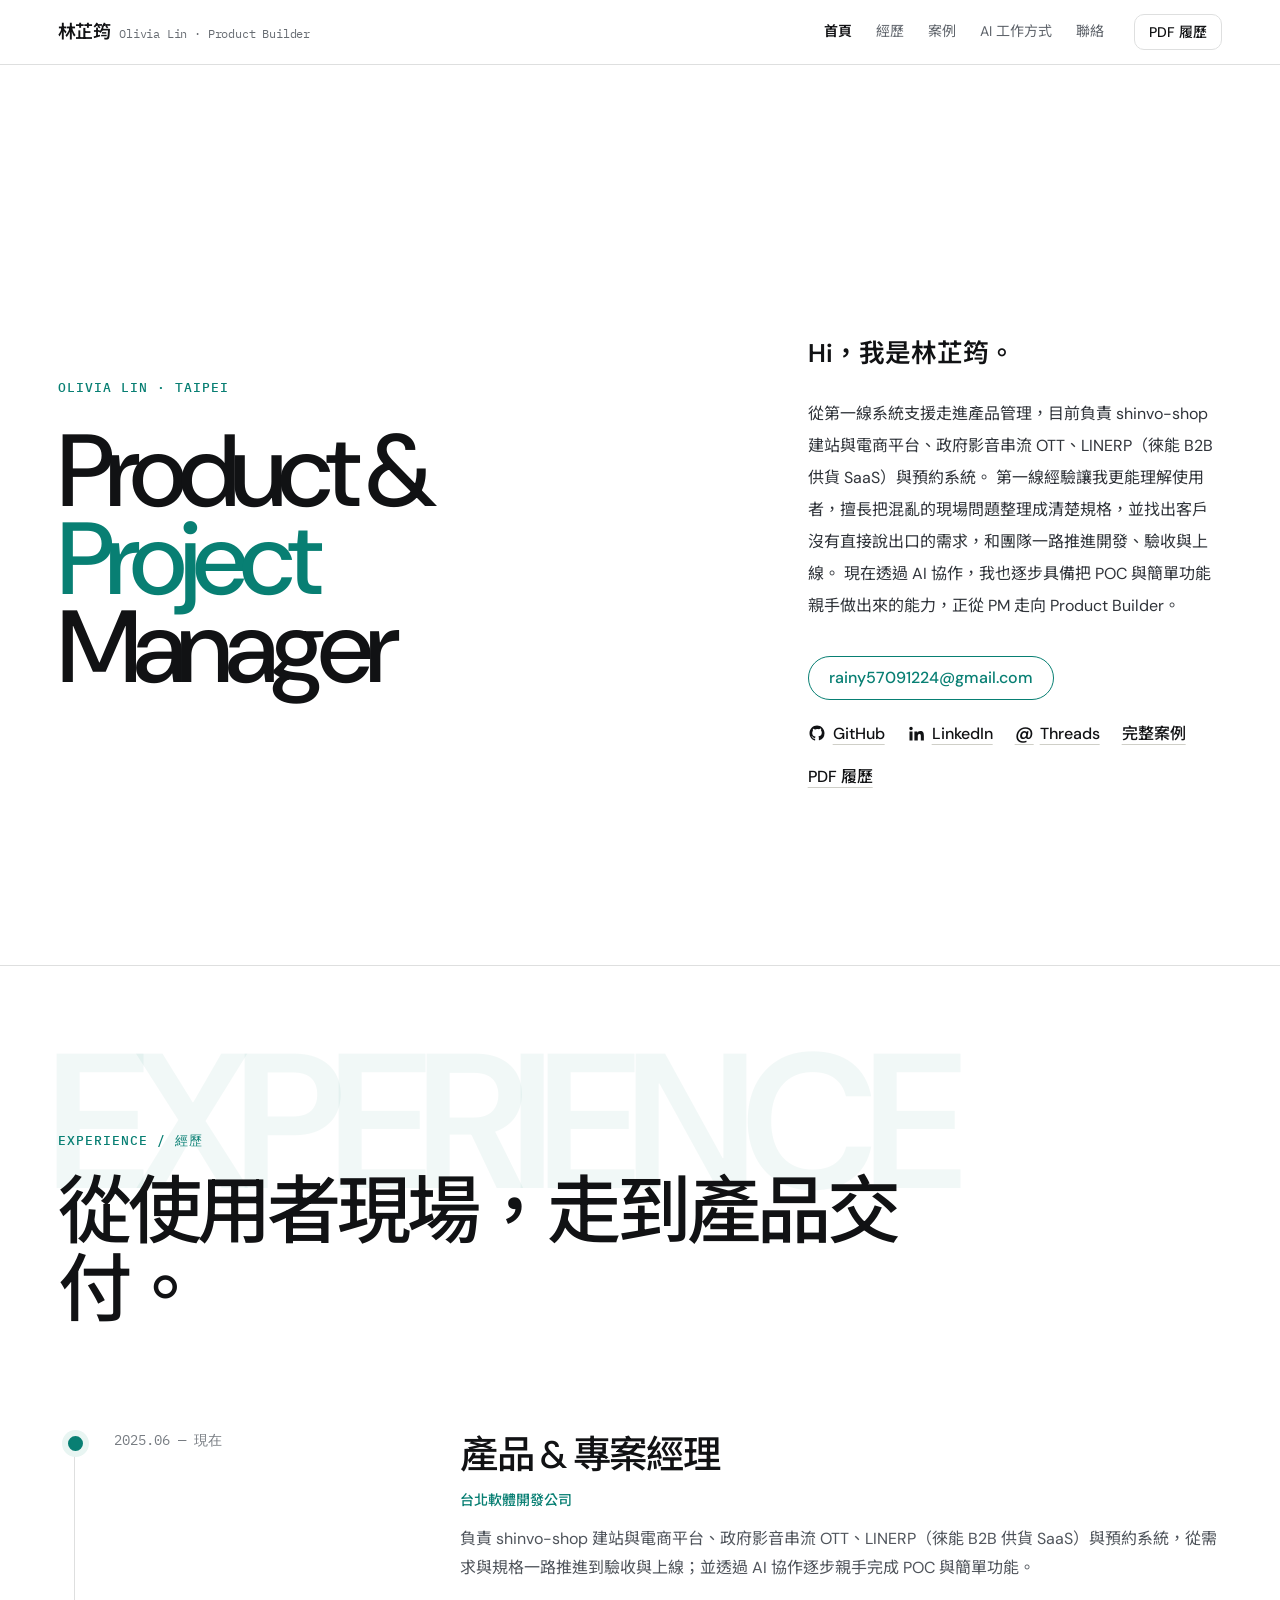
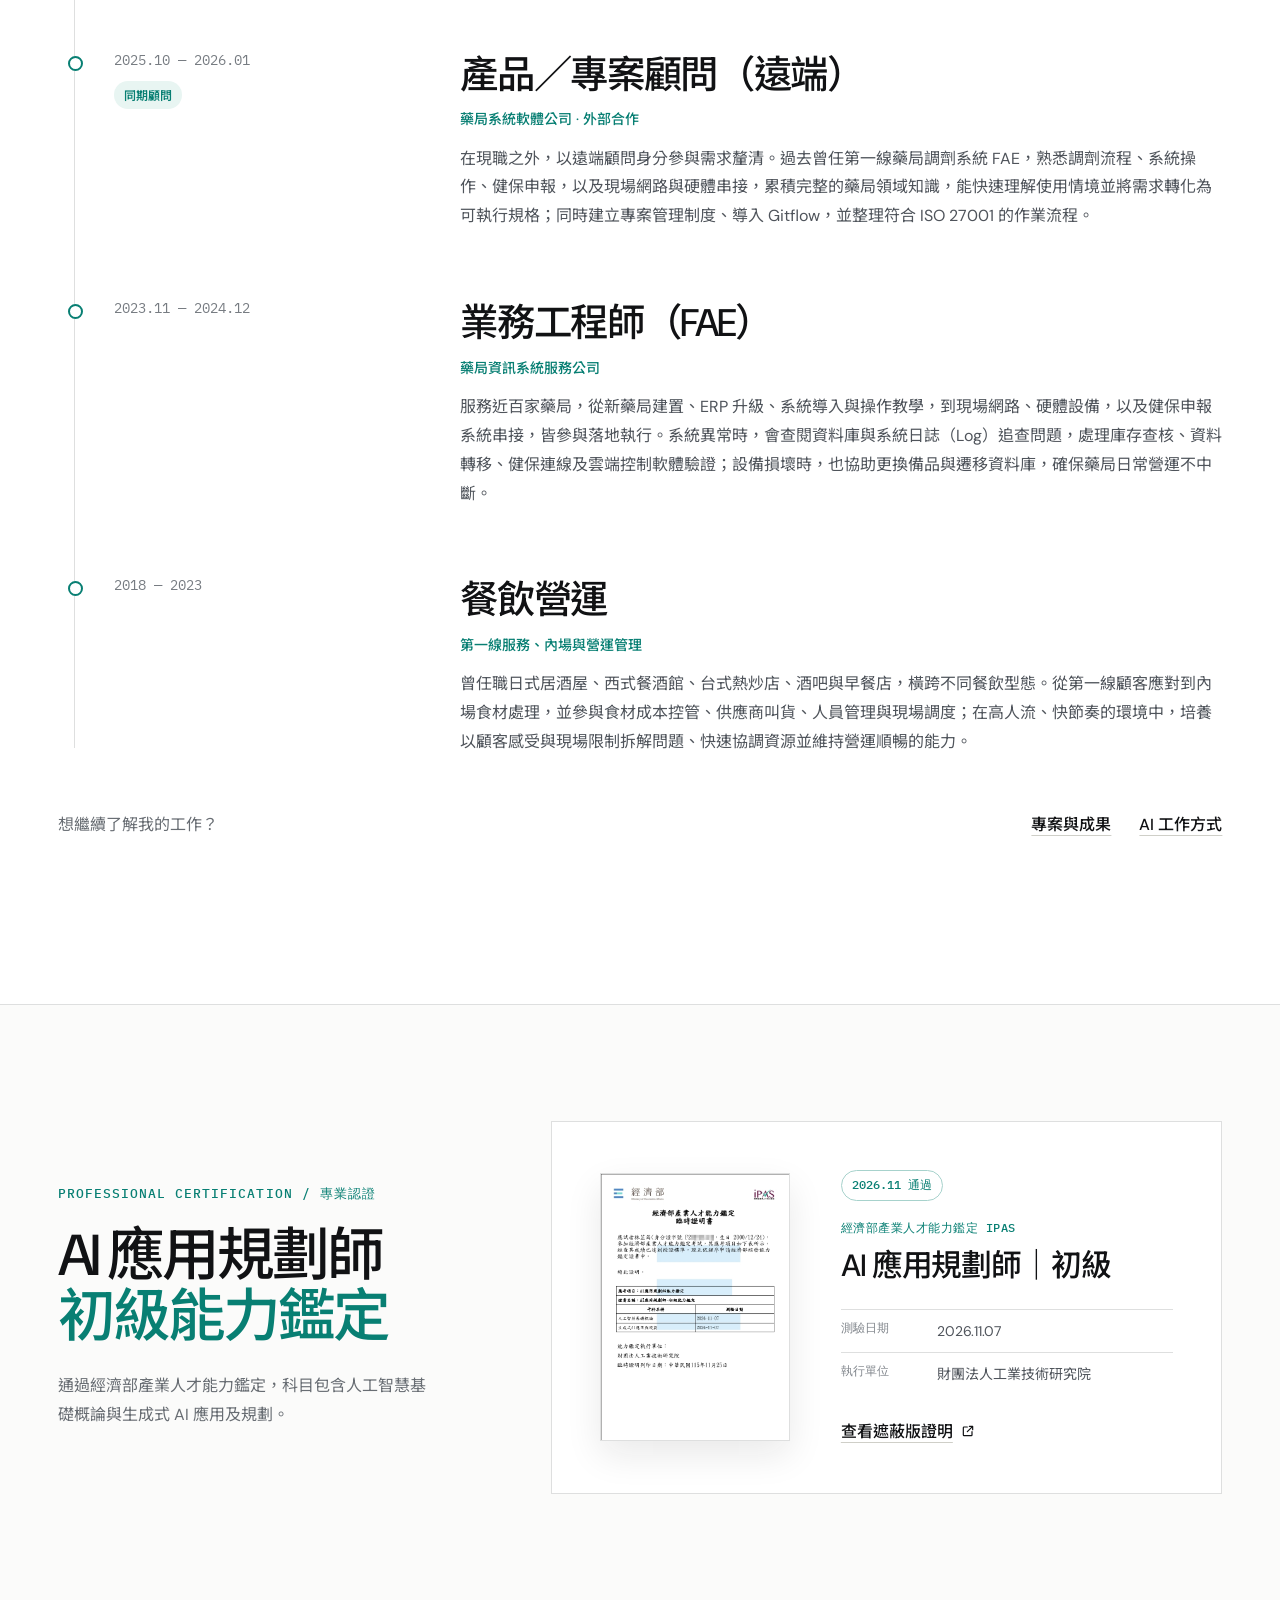
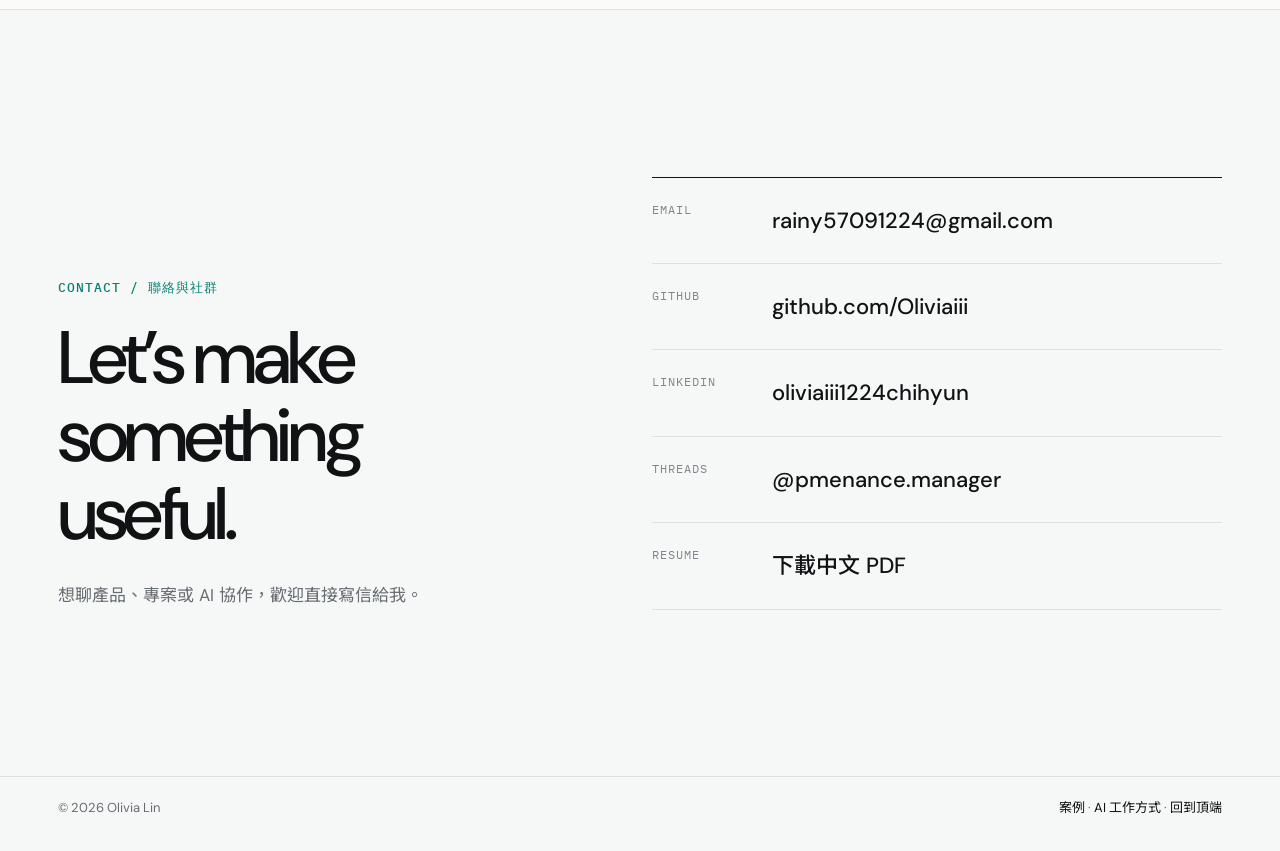
<file: index.html>
<!doctype html>
<html lang="zh-Hant" data-theme="light">
<head>
  <meta charset="utf-8">
  <meta name="viewport" content="width=device-width, initial-scale=1">
  <title>林芷筠 Olivia Lin｜產品／專案經理</title>
  <meta name="description" content="林芷筠 Olivia Lin，產品／專案經理，正逐步走向 Product Builder。負責 shinvo-shop、政府 OTT 與 B2B SaaS，也親手參與開發、驗收與上線。">
  <meta name="theme-color" content="#fbfbf9">
  <meta property="og:title" content="林芷筠 Olivia Lin｜產品／專案經理">
  <meta property="og:description" content="從 PM 逐步走向 Product Builder，把現場需求整理成能開發、能驗收、能上線的產品。">
  <meta property="og:type" content="website">
  <link rel="icon" href="favicon.svg" type="image/svg+xml">
  <link rel="preconnect" href="https://fonts.googleapis.com">
  <link rel="preconnect" href="https://fonts.gstatic.com" crossorigin>
  <link href="https://fonts.googleapis.com/css2?family=DM+Sans:wght@400;500;600&amp;family=IBM+Plex+Mono:wght@400;500&amp;family=Noto+Sans+TC:wght@400;500;600;700&amp;display=swap" rel="stylesheet">
  <link rel="stylesheet" href="styles.css?v=8">
  <link rel="stylesheet" href="home.css?v=10">
  <link rel="stylesheet" href="site-header.css?v=4">
  <script src="site-header.js?v=4" defer></script>
  <script src="script.js?v=4" defer></script>
</head>
<body class="home-page">
<a class="skip-link" href="#main">跳到主要內容</a>

<header class="global-header" data-site-header data-current="home"></header>

<main id="main">
  <section class="home-hero" id="about">
    <div class="container home-hero-grid">
      <div class="role-title">
        <p class="hero-meta">Olivia Lin · Taipei</p>
        <h1><span>Product &amp;</span><span>Project</span><span>Manager</span></h1>
      </div>

      <div class="home-intro">
        <p class="intro-kicker">Hi，我是林芷筠。</p>
        <p class="home-lead">
          從第一線系統支援走進產品管理，目前負責 shinvo-shop 建站與電商平台、政府影音串流 OTT、LINERP（徠能 B2B 供貨 SaaS）與預約系統。
          第一線經驗讓我更能理解使用者，擅長把混亂的現場問題整理成清楚規格，並找出客戶沒有直接說出口的需求，和團隊一路推進開發、驗收與上線。
          現在透過 AI 協作，我也逐步具備把 POC 與簡單功能親手做出來的能力，正從 PM 走向 Product Builder。
        </p>
        <div class="home-actions">
          <a class="contact-pill" href="mailto:rainy57091224@gmail.com">rainy57091224@gmail.com</a>
          <div class="hero-links">
            <a class="text-link social-link" href="https://github.com/Oliviaiii" target="_blank" rel="noreferrer">
              <svg class="brand-icon" viewBox="0 0 24 24" aria-hidden="true"><path fill="currentColor" d="M12 2C6.48 2 2 6.58 2 12.26c0 4.54 2.87 8.39 6.84 9.75.5.1.68-.22.68-.49 0-.24-.01-1.03-.01-1.87-2.78.62-3.37-1.21-3.37-1.21-.45-1.18-1.11-1.49-1.11-1.49-.91-.64.07-.63.07-.63 1 .07 1.53 1.06 1.53 1.06.89 1.57 2.34 1.12 2.91.86.09-.66.35-1.12.64-1.38-2.22-.26-4.56-1.14-4.56-5.07 0-1.12.39-2.03 1.03-2.75-.1-.26-.45-1.3.1-2.71 0 0 .84-.28 2.75 1.05A9.3 9.3 0 0 1 12 6.69c.85 0 1.71.12 2.51.35 1.91-1.33 2.75-1.05 2.75-1.05.55 1.41.2 2.45.1 2.71.64.72 1.03 1.63 1.03 2.75 0 3.94-2.34 4.81-4.57 5.07.36.32.68.94.68 1.9 0 1.37-.01 2.47-.01 2.81 0 .27.18.59.69.49A10.16 10.16 0 0 0 22 12.26C22 6.58 17.52 2 12 2Z"/></svg>
              <span>GitHub</span>
            </a>
            <a class="text-link social-link" href="https://www.linkedin.com/in/oliviaiii1224chihyun/" target="_blank" rel="noreferrer">
              <svg class="brand-icon" viewBox="0 0 24 24" aria-hidden="true"><path fill="currentColor" d="M5.34 3.5A2.34 2.34 0 1 1 5.33 8.2a2.34 2.34 0 0 1 .01-4.69ZM3.32 9.85h4.04V22H3.32V9.85Zm6.53 0h3.88v1.66h.06c.54-1.03 1.86-2.12 3.83-2.12 4.1 0 4.86 2.7 4.86 6.2V22h-4.04v-5.68c0-1.36-.02-3.1-1.89-3.1-1.9 0-2.18 1.48-2.18 3V22H9.85V9.85Z"/></svg>
              <span>LinkedIn</span>
            </a>
            <a class="text-link social-link" href="https://www.threads.net/@pmenance.manager" target="_blank" rel="noreferrer">
              <span class="brand-icon threads-icon" aria-hidden="true">@</span>
              <span>Threads</span>
            </a>
            <a class="text-link" href="work.html">完整案例</a>
            <a class="text-link" href="林芷筠中文履歷.pdf?v=20261124-3" download>PDF 履歷</a>
          </div>
        </div>
      </div>
    </div>
  </section>

  <section class="home-section" id="experience">
    <div class="container">
      <div class="home-section-head">
        <p class="section-ghost" aria-hidden="true">Experience</p>
        <p class="eyebrow">Experience / 經歷</p>
        <h2>從使用者現場，走到產品交付。</h2>
      </div>

      <div class="experience-list">
        <article class="experience-item current">
          <div class="experience-date">2025.06 — 現在</div>
          <div>
            <h3>產品 &amp; 專案經理</h3>
            <p class="experience-org">台北軟體開發公司</p>
            <p>負責 shinvo-shop 建站與電商平台、政府影音串流 OTT、LINERP（徠能 B2B 供貨 SaaS）與預約系統，從需求與規格一路推進到驗收與上線；並透過 AI 協作逐步親手完成 POC 與簡單功能。</p>
          </div>
        </article>
        <article class="experience-item parallel">
          <div class="experience-date">2025.10 — 2026.01 <span>同期顧問</span></div>
          <div>
            <h3>產品／專案顧問（遠端）</h3>
            <p class="experience-org">藥局系統軟體公司 · 外部合作</p>
            <p>在現職之外，以遠端顧問身分參與需求釐清。過去曾任第一線藥局調劑系統 FAE，熟悉調劑流程、系統操作、健保申報，以及現場網路與硬體串接，累積完整的藥局領域知識，能快速理解使用情境並將需求轉化為可執行規格；同時建立專案管理制度、導入 Gitflow，並整理符合 ISO 27001 的作業流程。</p>
          </div>
        </article>
        <article class="experience-item">
          <div class="experience-date">2023.11 — 2024.12</div>
          <div>
            <h3>業務工程師（FAE）</h3>
            <p class="experience-org">藥局資訊系統服務公司</p>
            <p>服務近百家藥局，從新藥局建置、ERP 升級、系統導入與操作教學，到現場網路、硬體設備，以及健保申報系統串接，皆參與落地執行。系統異常時，會查閱資料庫與系統日誌（Log）追查問題，處理庫存查核、資料轉移、健保連線及雲端控制軟體驗證；設備損壞時，也協助更換備品與遷移資料庫，確保藥局日常營運不中斷。</p>
          </div>
        </article>
        <article class="experience-item">
          <div class="experience-date">2018 — 2023</div>
          <div>
            <h3>餐飲營運</h3>
            <p class="experience-org">第一線服務、內場與營運管理</p>
            <p>曾任職日式居酒屋、西式餐酒館、台式熱炒店、酒吧與早餐店，橫跨不同餐飲型態。從第一線顧客應對到內場食材處理，並參與食材成本控管、供應商叫貨、人員管理與現場調度；在高人流、快節奏的環境中，培養以顧客感受與現場限制拆解問題、快速協調資源並維持營運順暢的能力。</p>
          </div>
        </article>
      </div>

      <div class="experience-more">
        <p>想繼續了解我的工作？</p>
        <a class="text-link" href="work.html">專案與成果</a>
        <a class="text-link" href="ai-workflow.html">AI 工作方式</a>
      </div>
    </div>
  </section>

  <section class="home-section home-certification-section" id="certification">
    <div class="container home-certification-grid">
      <div class="home-certification-copy">
        <p class="eyebrow">Professional Certification / 專業認證</p>
        <h2>AI 應用規劃師<br><span>初級能力鑑定</span></h2>
        <p>通過經濟部產業人才能力鑑定，科目包含人工智慧基礎概論與生成式 AI 應用及規劃。</p>
      </div>
      <article class="home-certification-card">
        <a class="home-certificate-image" href="assets/ipas-ai-planner-certificate-2026.jpg" target="_blank" rel="noreferrer">
          <img src="assets/ipas-ai-planner-certificate-2026.jpg" alt="經濟部產業人才能力鑑定 AI 應用規劃師初級能力鑑定臨時證明書，個人敏感資料已遮蔽" width="596" height="843" loading="lazy">
        </a>
        <div class="home-certificate-detail">
          <span class="home-certificate-status">2026.11 通過</span>
          <p class="home-certificate-provider">經濟部產業人才能力鑑定 iPAS</p>
          <h3>AI 應用規劃師｜初級</h3>
          <dl>
            <div><dt>測驗日期</dt><dd>2026.11.07</dd></div>
            <div><dt>執行單位</dt><dd>財團法人工業技術研究院</dd></div>
          </dl>
          <a class="text-link home-certificate-link" href="assets/ipas-ai-planner-certificate-2026.jpg" target="_blank" rel="noreferrer">
            <span>查看遮蔽版證明</span>
            <svg viewBox="0 0 24 24" aria-hidden="true"><path d="M14 5h5v5M19 5l-8 8M18 13v5a1 1 0 0 1-1 1H6a1 1 0 0 1-1-1V7a1 1 0 0 1 1-1h5"/></svg>
          </a>
        </div>
      </article>
    </div>
  </section>

  <section class="home-section connect-section" id="connect">
    <div class="container connect-grid">
      <div>
        <p class="eyebrow">Contact / 聯絡與社群</p>
        <h2>Let’s make<br>something useful.</h2>
        <p class="contact-copy">想聊產品、專案或 AI 協作，歡迎直接寫信給我。</p>
      </div>
      <div class="social-links">
        <a href="mailto:rainy57091224@gmail.com"><span>Email</span><strong>rainy57091224@gmail.com</strong></a>
        <a href="https://github.com/Oliviaiii" target="_blank" rel="noreferrer"><span>GitHub</span><strong>github.com/Oliviaiii</strong></a>
        <a href="https://www.linkedin.com/in/oliviaiii1224chihyun/" target="_blank" rel="noreferrer"><span>LinkedIn</span><strong>oliviaiii1224chihyun</strong></a>
        <a href="https://www.threads.net/@pmenance.manager" target="_blank" rel="noreferrer"><span>Threads</span><strong>@pmenance.manager</strong></a>
        <a href="林芷筠中文履歷.pdf?v=20261124-3" download><span>Resume</span><strong>下載中文 PDF</strong></a>
      </div>
    </div>
  </section>
</main>

<footer class="site-footer">
  <div class="container row">
    <span>© <span id="year">2026</span> Olivia Lin</span>
    <span><a href="work.html">案例</a> · <a href="ai-workflow.html">AI 工作方式</a> · <a href="#main">回到頂端</a></span>
  </div>
</footer>
</body>
</html>
</file>
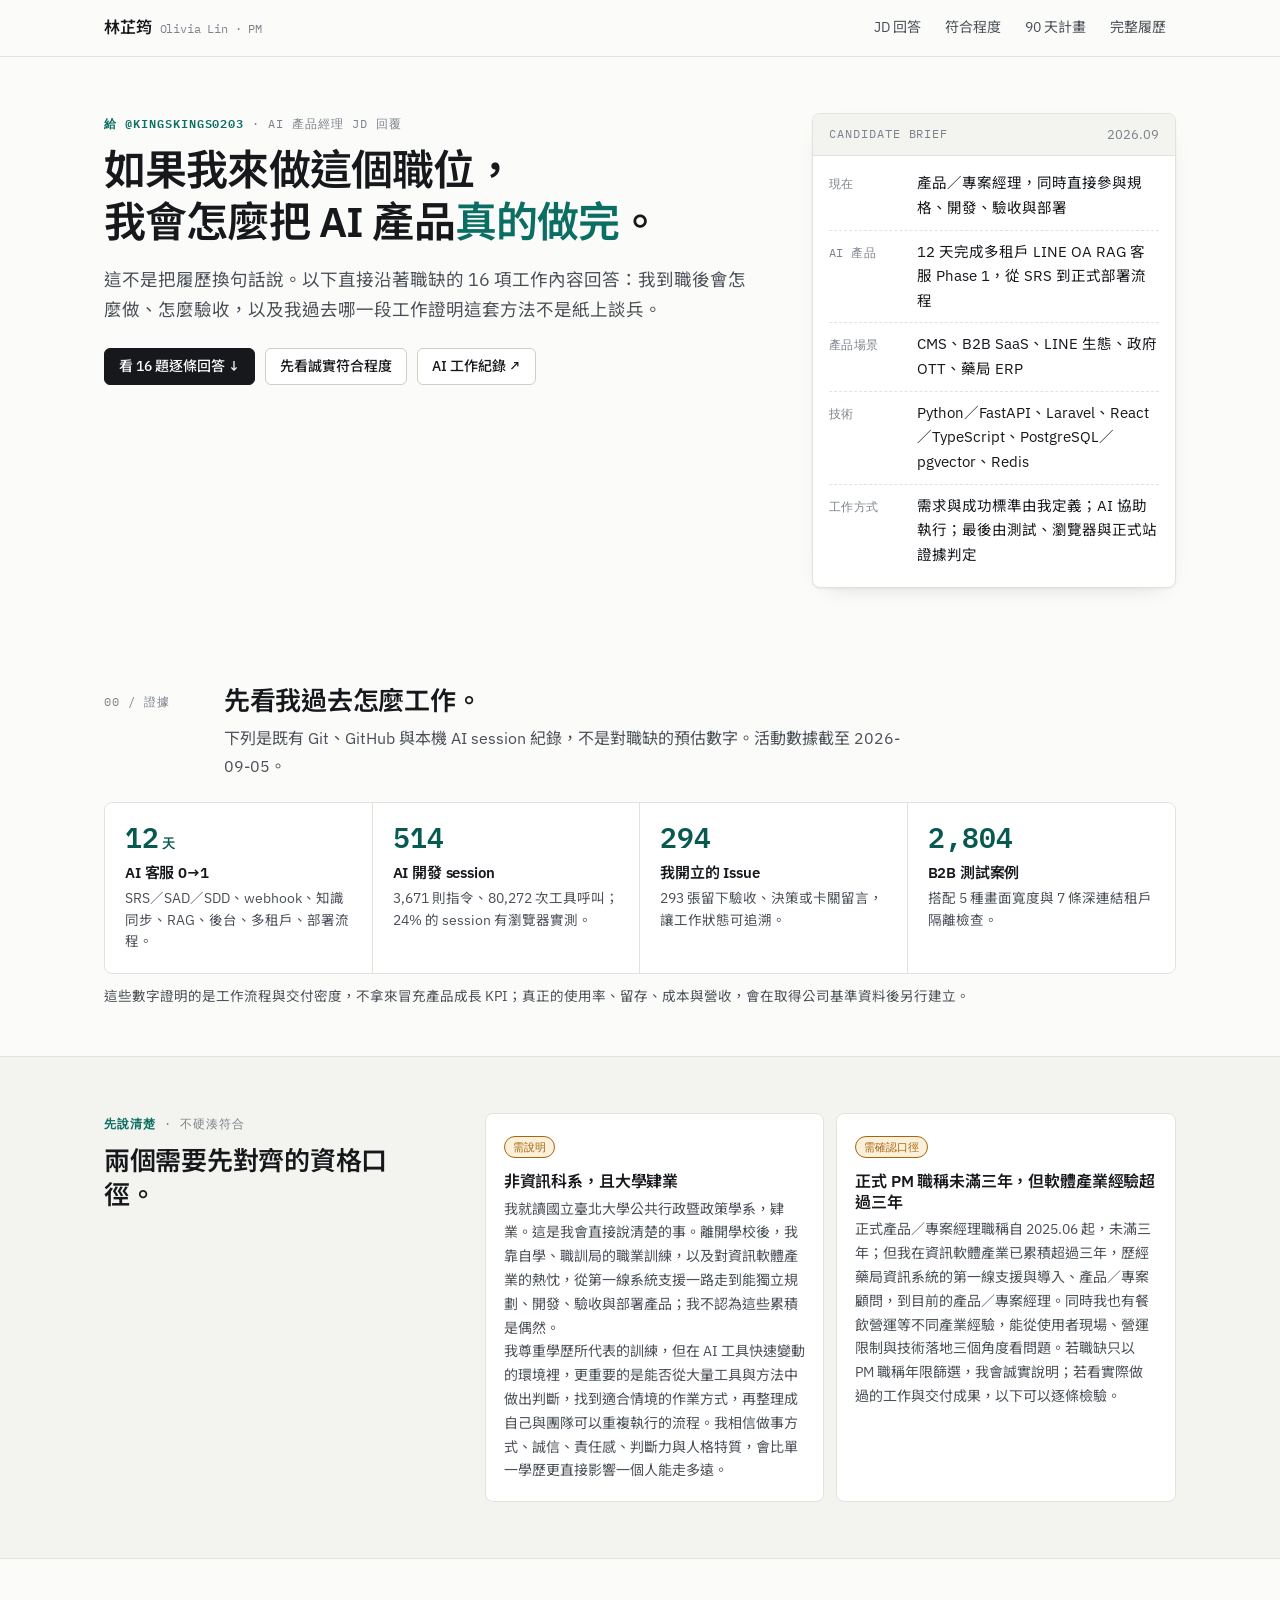
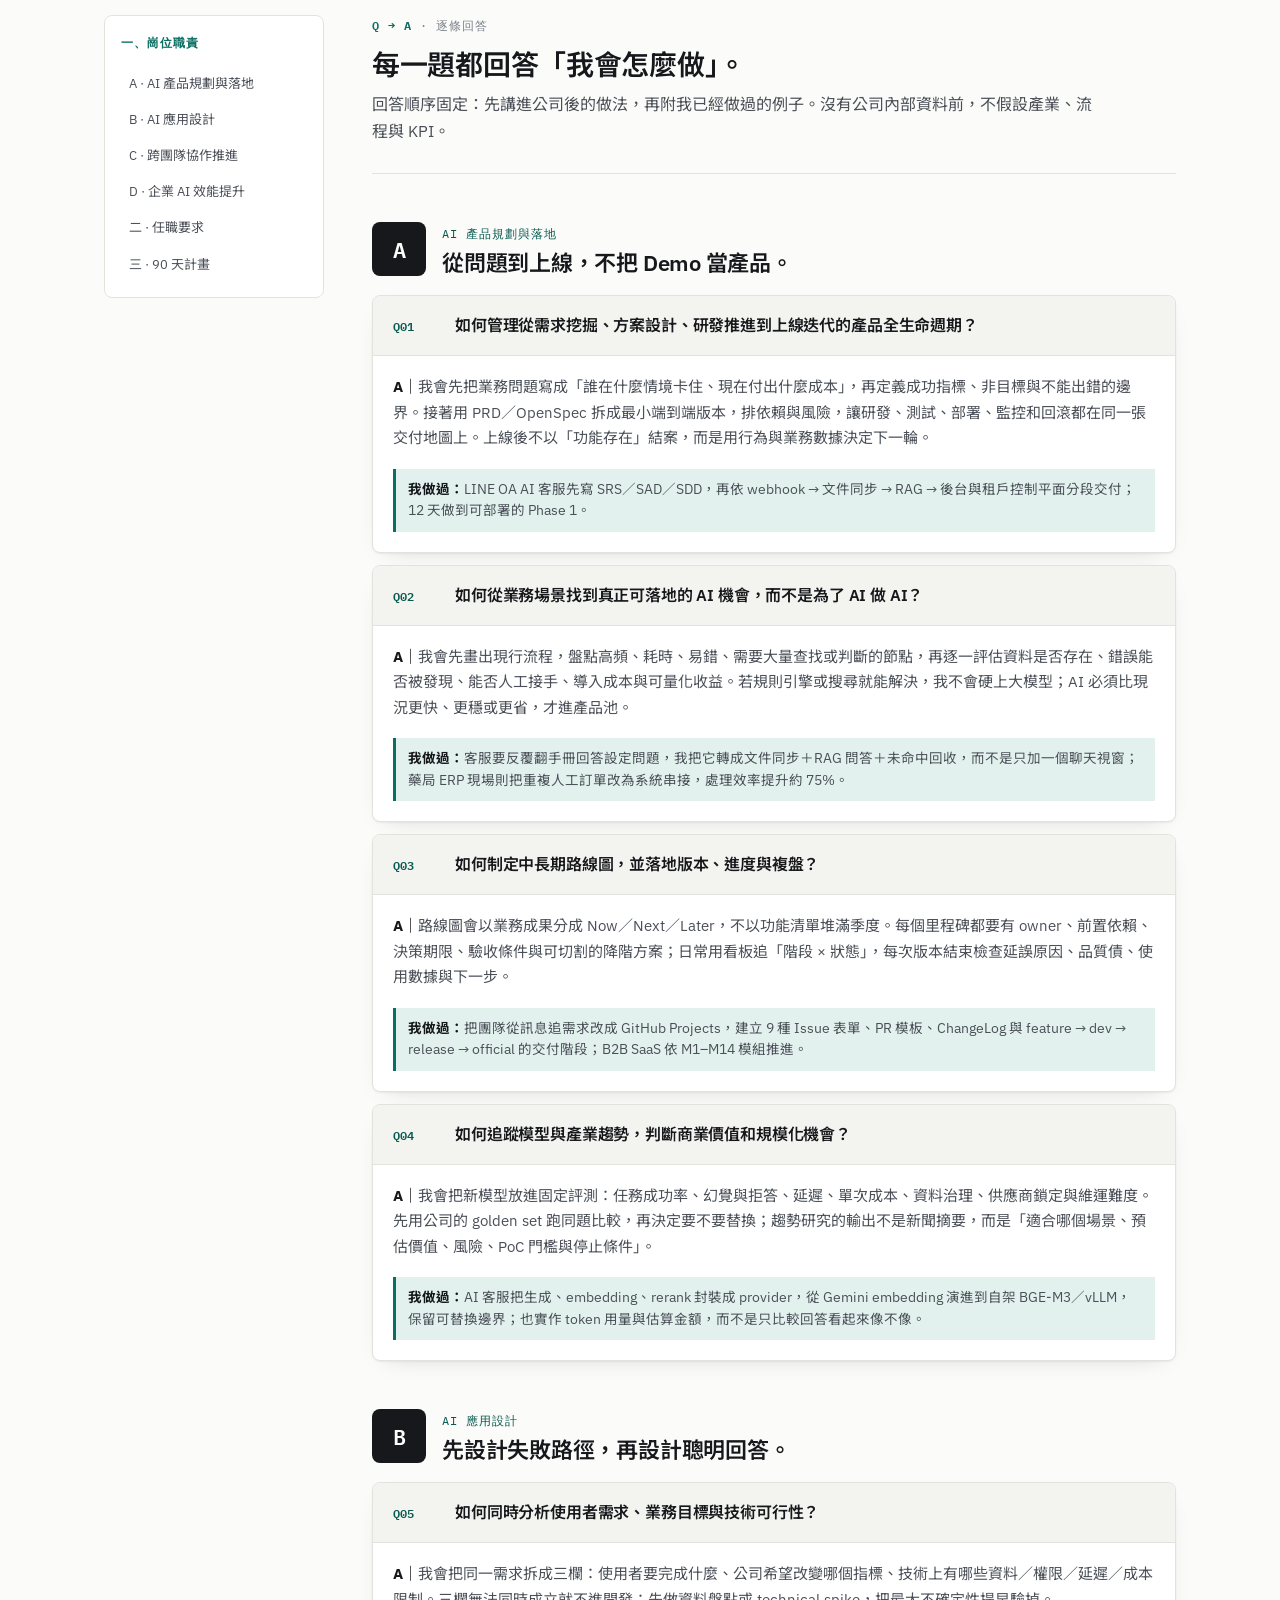
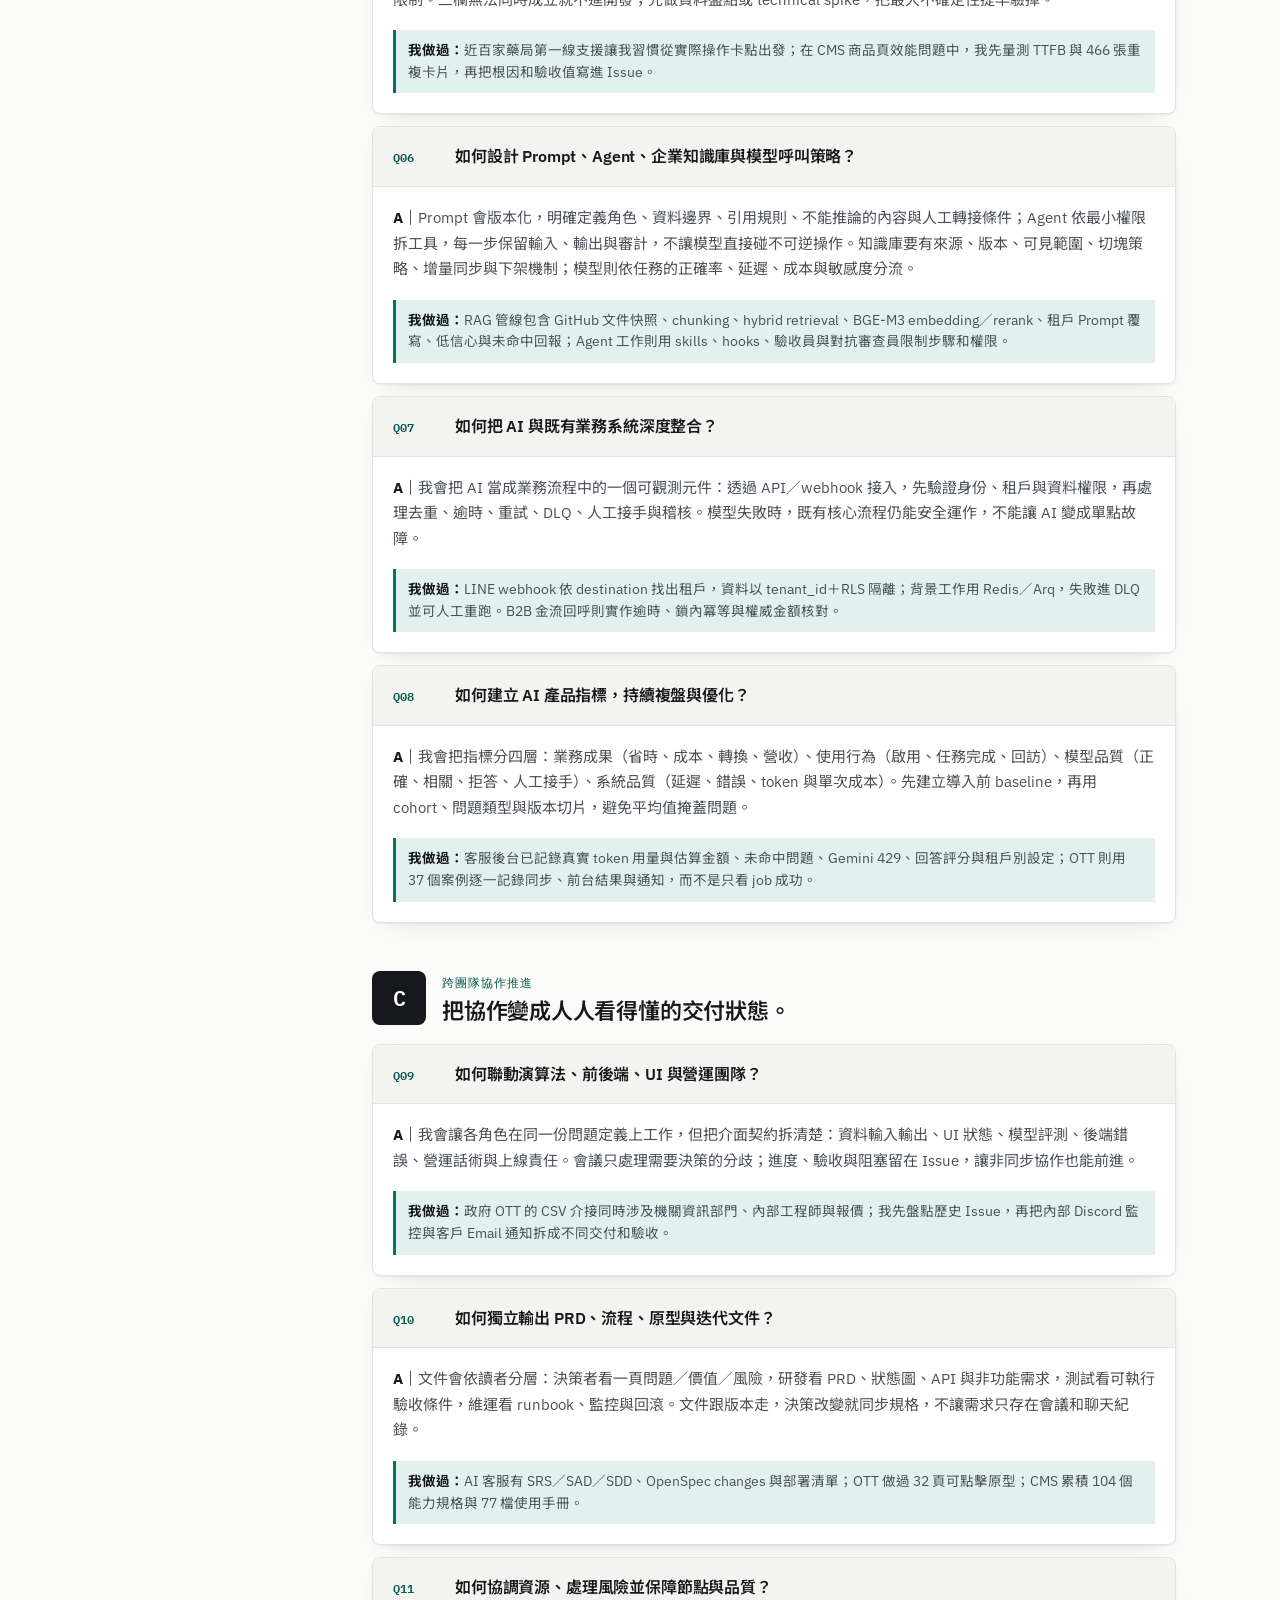
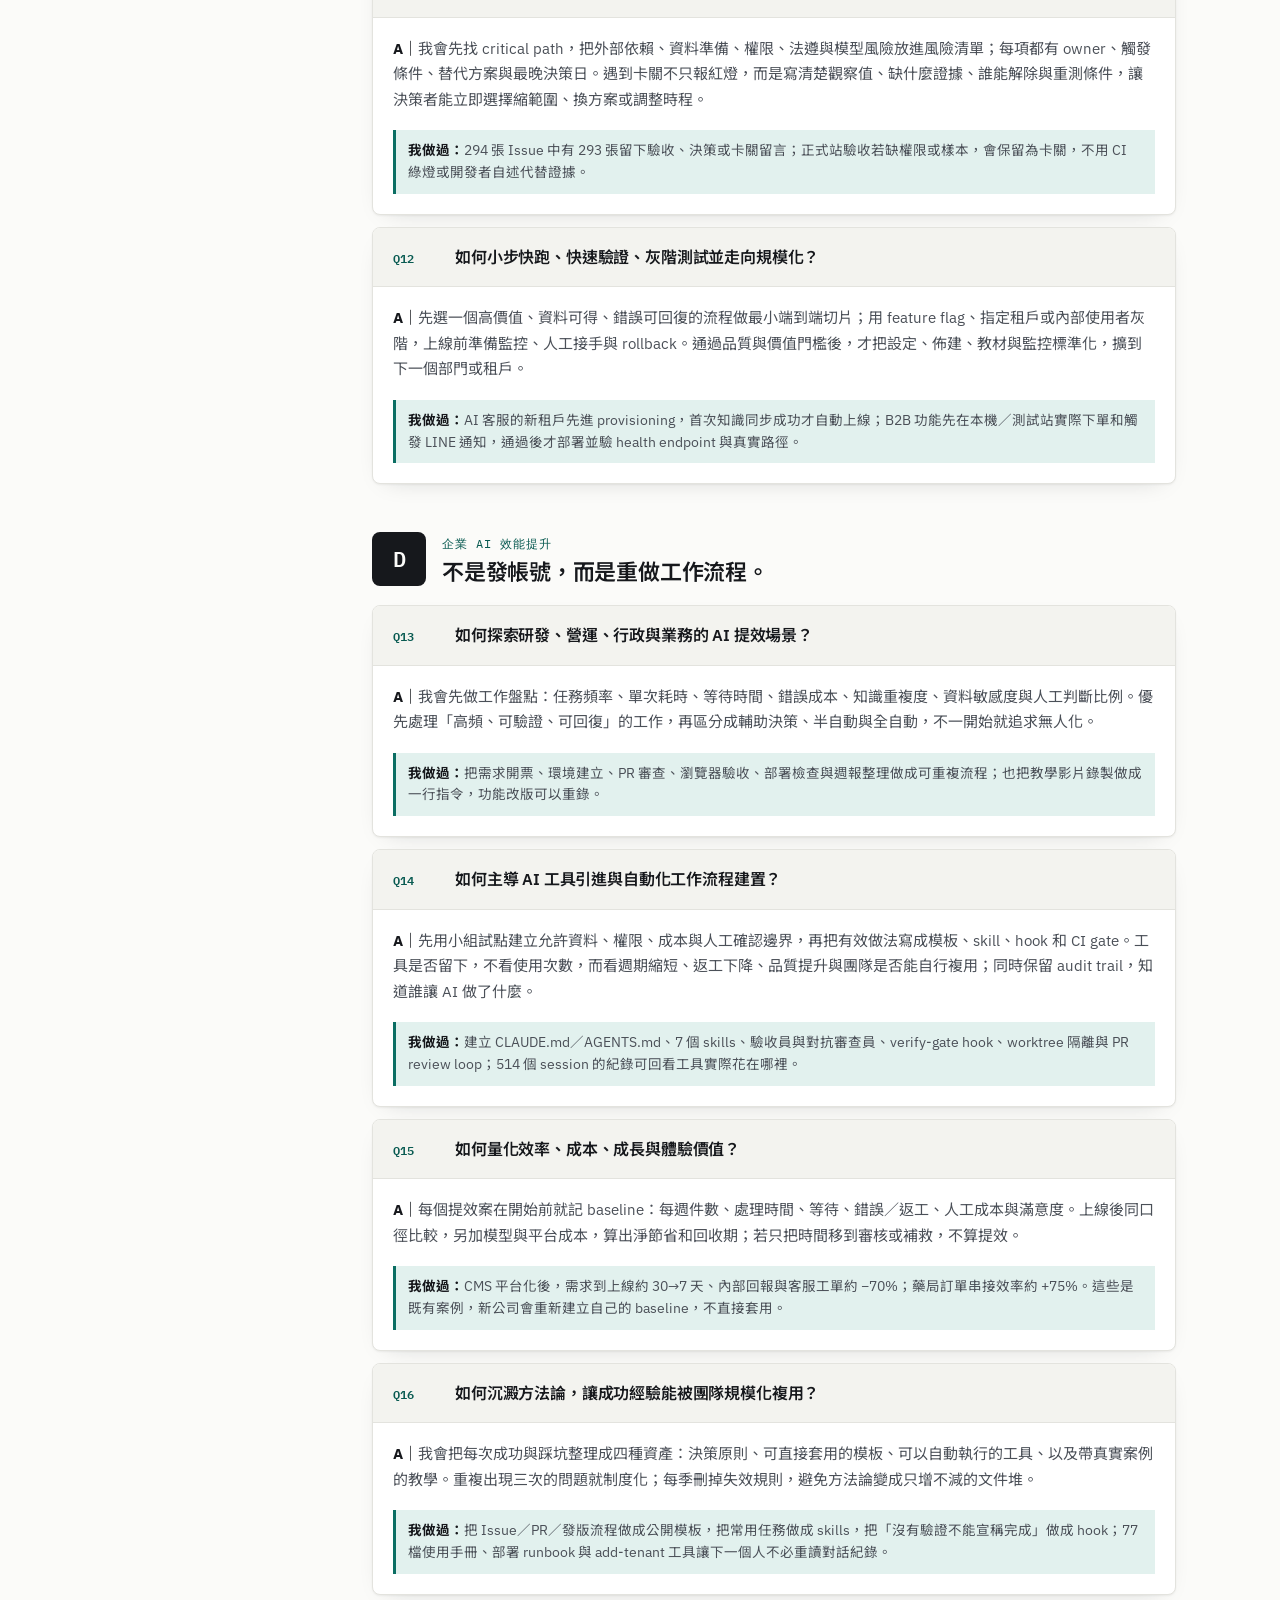
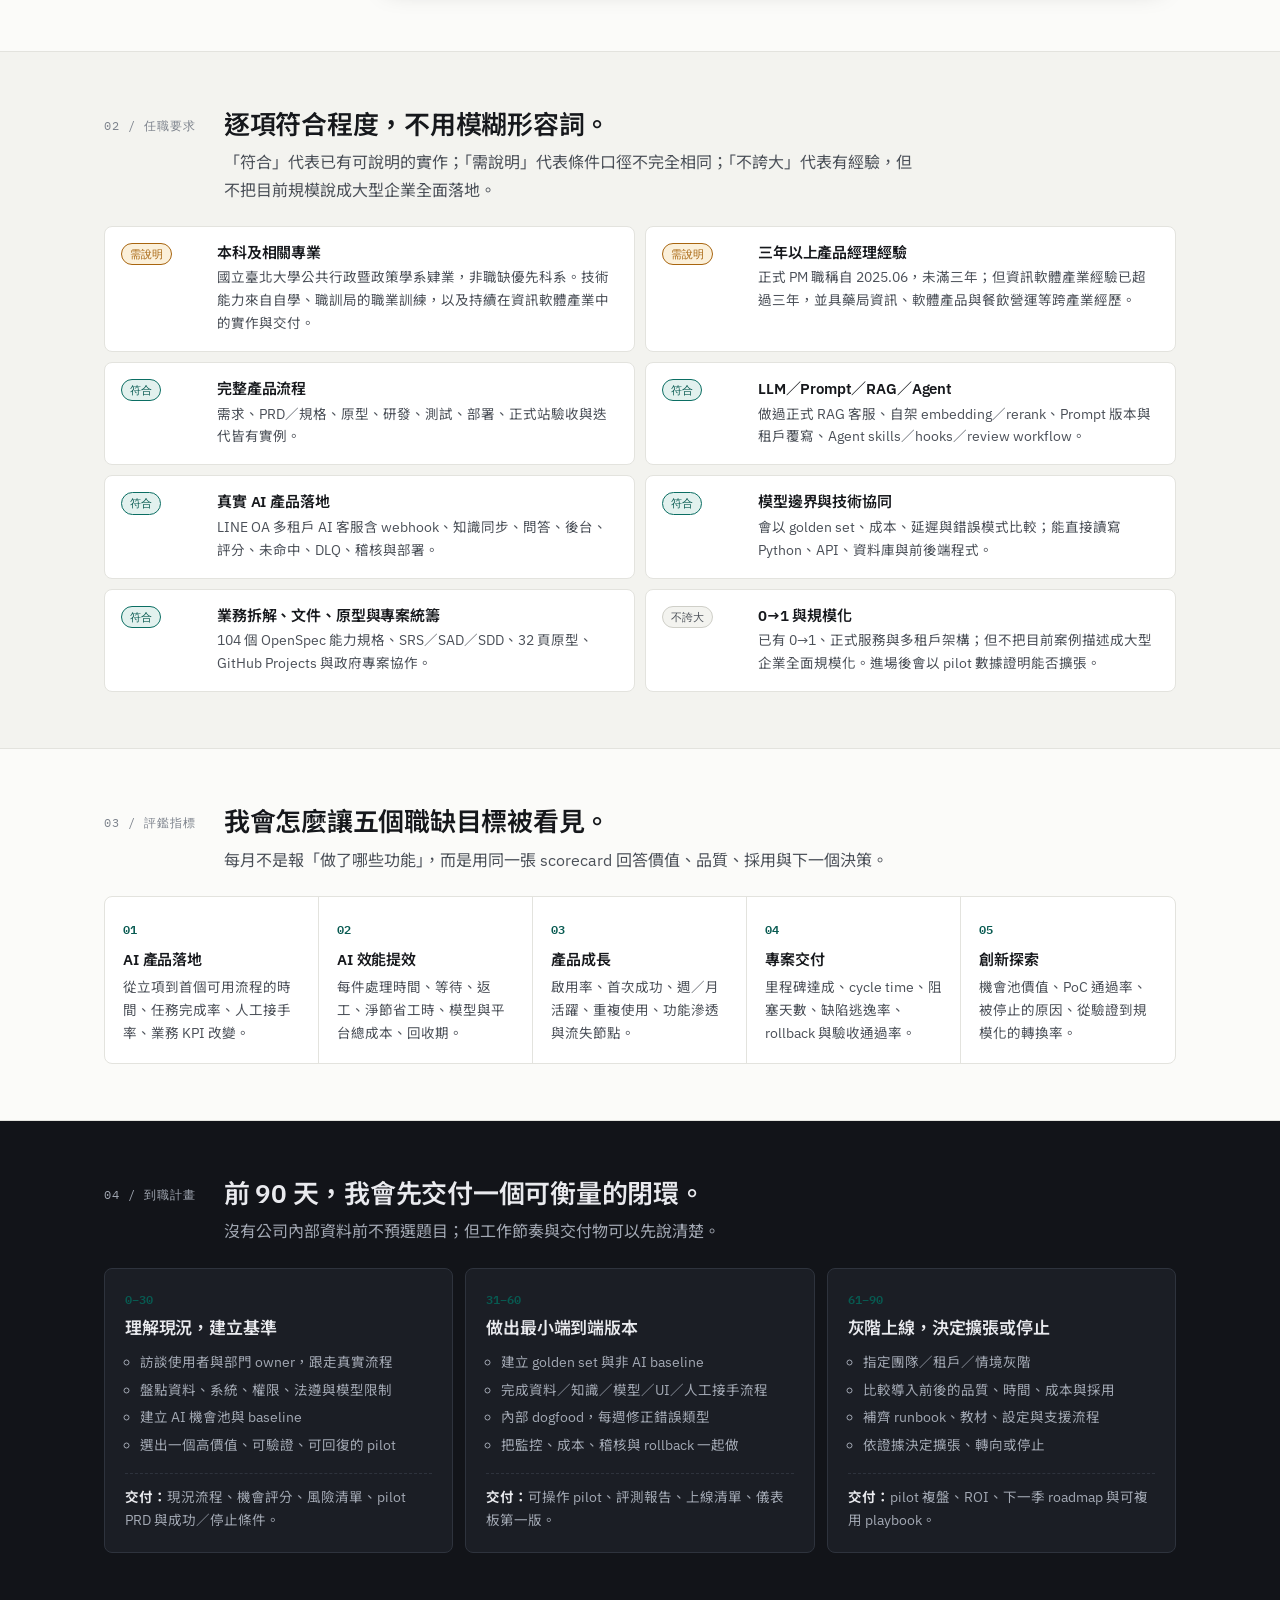
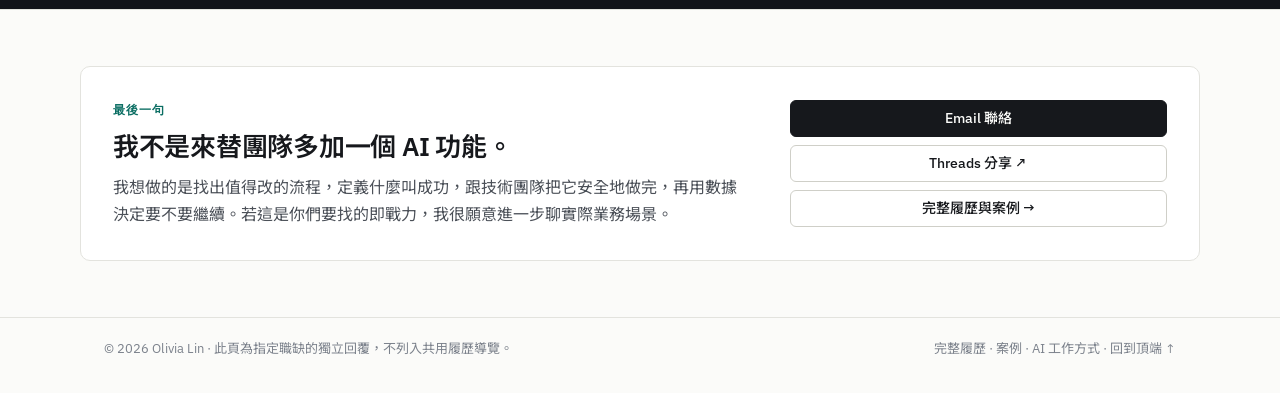
<file: kingskings0203/index.html>
<!doctype html>
<html lang="zh-Hant">
<head>
  <meta charset="utf-8">
  <meta name="viewport" content="width=device-width, initial-scale=1">
  <title>AI 產品經理 JD 逐條回答｜林芷筠 Olivia Lin</title>
  <meta name="description" content="針對 @kingskings0203 AI 產品經理職缺的逐條回答：我到職後會怎麼做，以及過去做過什麼可驗證的實例。">
  <meta name="robots" content="noindex,nofollow">
  <meta name="theme-color" content="#fbfbf9">
  <meta property="og:title" content="如果我來做這個 AI 產品經理｜林芷筠 Olivia Lin">
  <meta property="og:description" content="不只回答我會什麼，而是逐條說明我會怎麼把 AI 產品做完、驗收、上線與迭代。">
  <meta property="og:type" content="article">
  <link rel="icon" href="../favicon.svg" type="image/svg+xml">
  <link rel="preconnect" href="https://fonts.googleapis.com">
  <link rel="preconnect" href="https://fonts.gstatic.com" crossorigin>
  <link href="https://fonts.googleapis.com/css2?family=IBM+Plex+Mono:wght@400;500;600&family=IBM+Plex+Sans:wght@400;500;600&family=Noto+Sans+TC:wght@400;500;600;700&display=swap" rel="stylesheet">
  <link rel="stylesheet" href="../styles.css?v=9">
  <link rel="stylesheet" href="page.css?v=1">
  <script src="../script.js?v=4" defer></script>
</head>
<body>
<a class="skip-link" href="#main">跳到主要內容</a>

<header class="site-header">
  <div class="container header-row">
    <a class="wordmark" href="../index.html">林芷筠 <small>Olivia Lin · PM</small></a>
    <nav class="nav" aria-label="本頁導覽">
      <a href="#answers">JD 回答</a>
      <a href="#fit">符合程度</a>
      <a href="#plan">90 天計畫</a>
      <a href="../index.html">完整履歷</a>
    </nav>
  </div>
</header>

<main id="main">
  <section class="hero fit-hero">
    <div class="container hero-grid">
      <div>
        <p class="eyebrow"><b>給 @kingskings0203</b> · AI 產品經理 JD 回覆</p>
        <h1>如果我來做這個職位，<br>我會怎麼把 AI 產品<em>真的做完</em>。</h1>
        <p class="lead">這不是把履歷換句話說。以下直接沿著職缺的 16 項工作內容回答：我到職後會怎麼做、怎麼驗收，以及我過去哪一段工作證明這套方法不是紙上談兵。</p>
        <div class="hero-actions">
          <a class="btn btn-primary" href="#answers">看 16 題逐條回答 ↓</a>
          <a class="btn" href="#fit">先看誠實符合程度</a>
          <a class="btn" href="../ai-workflow.html">AI 工作紀錄 ↗</a>
        </div>
      </div>
      <aside class="fact-card intro-card" aria-label="候選人摘要">
        <div class="fact-head"><span class="eyebrow" style="margin:0">Candidate brief</span><span class="tiny">2026.09</span></div>
        <dl>
          <div class="row"><dt>現在</dt><dd>產品／專案經理，同時直接參與規格、開發、驗收與部署</dd></div>
          <div class="row"><dt>AI 產品</dt><dd>12 天完成多租戶 LINE OA RAG 客服 Phase 1，從 SRS 到正式部署流程</dd></div>
          <div class="row"><dt>產品場景</dt><dd>CMS、B2B SaaS、LINE 生態、政府 OTT、藥局 ERP</dd></div>
          <div class="row"><dt>技術</dt><dd>Python／FastAPI、Laravel、React／TypeScript、PostgreSQL／pgvector、Redis</dd></div>
          <div class="row"><dt>工作方式</dt><dd>需求與成功標準由我定義；AI 協助執行；最後由測試、瀏覽器與正式站證據判定</dd></div>
        </dl>
      </aside>
    </div>
  </section>

  <section class="section flush evidence-strip" aria-labelledby="evidence-title">
    <div class="container">
      <div class="section-head compact-head">
        <div class="index">00 / 證據</div>
        <div>
          <h2 id="evidence-title">先看我過去怎麼工作。</h2>
          <p class="desc">下列是既有 Git、GitHub 與本機 AI session 紀錄，不是對職缺的預估數字。活動數據截至 2026-09-05。</p>
        </div>
      </div>
      <div class="proof-grid">
        <article class="proof"><div class="proof-value">12<small>天</small></div><h3>AI 客服 0→1</h3><p>SRS／SAD／SDD、webhook、知識同步、RAG、後台、多租戶、部署流程。</p></article>
        <article class="proof"><div class="proof-value">514</div><h3>AI 開發 session</h3><p>3,671 則指令、80,272 次工具呼叫；24% 的 session 有瀏覽器實測。</p></article>
        <article class="proof"><div class="proof-value">294</div><h3>我開立的 Issue</h3><p>293 張留下驗收、決策或卡關留言，讓工作狀態可追溯。</p></article>
        <article class="proof"><div class="proof-value">2,804</div><h3>B2B 測試案例</h3><p>搭配 5 種畫面寬度與 7 條深連結租戶隔離檢查。</p></article>
      </div>
      <p class="source-note">這些數字證明的是工作流程與交付密度，不拿來冒充產品成長 KPI；真正的使用率、留存、成本與營收，會在取得公司基準資料後另行建立。</p>
    </div>
  </section>

  <section class="section honesty-section" aria-labelledby="honesty-title">
    <div class="container honesty-grid">
      <div>
        <p class="eyebrow"><b>先說清楚</b> · 不硬湊符合</p>
        <h2 id="honesty-title">兩個需要先對齊的資格口徑。</h2>
      </div>
      <div class="honesty-cards">
        <article>
          <span class="status explain">需說明</span>
          <h3>非資訊科系，且大學肄業</h3>
          <p>我就讀國立臺北大學公共行政暨政策學系，肄業。這是我會直接說清楚的事。離開學校後，我靠自學、職訓局的職業訓練，以及對資訊軟體產業的熱忱，從第一線系統支援一路走到能獨立規劃、開發、驗收與部署產品；我不認為這些累積是偶然。</p>
          <p>我尊重學歷所代表的訓練，但在 AI 工具快速變動的環境裡，更重要的是能否從大量工具與方法中做出判斷，找到適合情境的作業方式，再整理成自己與團隊可以重複執行的流程。我相信做事方式、誠信、責任感、判斷力與人格特質，會比單一學歷更直接影響一個人能走多遠。</p>
        </article>
        <article>
          <span class="status explain">需確認口徑</span>
          <h3>正式 PM 職稱未滿三年，但軟體產業經驗超過三年</h3>
          <p>正式產品／專案經理職稱自 2025.06 起，未滿三年；但我在資訊軟體產業已累積超過三年，歷經藥局資訊系統的第一線支援與導入、產品／專案顧問，到目前的產品／專案經理。同時我也有餐飲營運等不同產業經驗，能從使用者現場、營運限制與技術落地三個角度看問題。若職缺只以 PM 職稱年限篩選，我會誠實說明；若看實際做過的工作與交付成果，以下可以逐條檢驗。</p>
        </article>
      </div>
    </div>
  </section>

  <section class="section" id="answers">
    <div class="container qa-layout">
      <aside class="qa-nav" aria-label="JD 回答章節">
        <p class="eyebrow"><b>一、崗位職責</b></p>
        <a href="#planning">A · AI 產品規劃與落地</a>
        <a href="#design">B · AI 應用設計</a>
        <a href="#collaboration">C · 跨團隊協作推進</a>
        <a href="#efficiency">D · 企業 AI 效能提升</a>
        <a href="#fit">二 · 任職要求</a>
        <a href="#plan">三 · 90 天計畫</a>
      </aside>

      <div class="qa-content">
        <header class="qa-intro">
          <p class="eyebrow"><b>Q → A</b> · 逐條回答</p>
          <h2>每一題都回答「我會怎麼做」。</h2>
          <p>回答順序固定：先講進公司後的做法，再附我已經做過的例子。沒有公司內部資料前，不假設產業、流程與 KPI。</p>
        </header>

        <section class="qa-group" id="planning" aria-labelledby="planning-title">
          <div class="group-title"><span>A</span><div><p>AI 產品規劃與落地</p><h2 id="planning-title">從問題到上線，不把 Demo 當產品。</h2></div></div>

          <article class="qa-card">
            <div class="q-line"><span>Q01</span><h3>如何管理從需求挖掘、方案設計、研發推進到上線迭代的產品全生命週期？</h3></div>
            <div class="answer"><p><b>A｜</b>我會先把業務問題寫成「誰在什麼情境卡住、現在付出什麼成本」，再定義成功指標、非目標與不能出錯的邊界。接著用 PRD／OpenSpec 拆成最小端到端版本，排依賴與風險，讓研發、測試、部署、監控和回滾都在同一張交付地圖上。上線後不以「功能存在」結案，而是用行為與業務數據決定下一輪。</p></div>
            <p class="evidence"><b>我做過：</b>LINE OA AI 客服先寫 SRS／SAD／SDD，再依 webhook → 文件同步 → RAG → 後台與租戶控制平面分段交付；12 天做到可部署的 Phase 1。</p>
          </article>

          <article class="qa-card">
            <div class="q-line"><span>Q02</span><h3>如何從業務場景找到真正可落地的 AI 機會，而不是為了 AI 做 AI？</h3></div>
            <div class="answer"><p><b>A｜</b>我會先畫出現行流程，盤點高頻、耗時、易錯、需要大量查找或判斷的節點，再逐一評估資料是否存在、錯誤能否被發現、能否人工接手、導入成本與可量化收益。若規則引擎或搜尋就能解決，我不會硬上大模型；AI 必須比現況更快、更穩或更省，才進產品池。</p></div>
            <p class="evidence"><b>我做過：</b>客服要反覆翻手冊回答設定問題，我把它轉成文件同步＋RAG 問答＋未命中回收，而不是只加一個聊天視窗；藥局 ERP 現場則把重複人工訂單改為系統串接，處理效率提升約 75%。</p>
          </article>

          <article class="qa-card">
            <div class="q-line"><span>Q03</span><h3>如何制定中長期路線圖，並落地版本、進度與複盤？</h3></div>
            <div class="answer"><p><b>A｜</b>路線圖會以業務成果分成 Now／Next／Later，不以功能清單堆滿季度。每個里程碑都要有 owner、前置依賴、決策期限、驗收條件與可切割的降階方案；日常用看板追「階段 × 狀態」，每次版本結束檢查延誤原因、品質債、使用數據與下一步。</p></div>
            <p class="evidence"><b>我做過：</b>把團隊從訊息追需求改成 GitHub Projects，建立 9 種 Issue 表單、PR 模板、ChangeLog 與 feature → dev → release → official 的交付階段；B2B SaaS 依 M1–M14 模組推進。</p>
          </article>

          <article class="qa-card">
            <div class="q-line"><span>Q04</span><h3>如何追蹤模型與產業趨勢，判斷商業價值和規模化機會？</h3></div>
            <div class="answer"><p><b>A｜</b>我會把新模型放進固定評測：任務成功率、幻覺與拒答、延遲、單次成本、資料治理、供應商鎖定與維運難度。先用公司的 golden set 跑同題比較，再決定要不要替換；趨勢研究的輸出不是新聞摘要，而是「適合哪個場景、預估價值、風險、PoC 門檻與停止條件」。</p></div>
            <p class="evidence"><b>我做過：</b>AI 客服把生成、embedding、rerank 封裝成 provider，從 Gemini embedding 演進到自架 BGE-M3／vLLM，保留可替換邊界；也實作 token 用量與估算金額，而不是只比較回答看起來像不像。</p>
          </article>
        </section>

        <section class="qa-group" id="design" aria-labelledby="design-title">
          <div class="group-title"><span>B</span><div><p>AI 應用設計</p><h2 id="design-title">先設計失敗路徑，再設計聰明回答。</h2></div></div>

          <article class="qa-card">
            <div class="q-line"><span>Q05</span><h3>如何同時分析使用者需求、業務目標與技術可行性？</h3></div>
            <div class="answer"><p><b>A｜</b>我會把同一需求拆成三欄：使用者要完成什麼、公司希望改變哪個指標、技術上有哪些資料／權限／延遲／成本限制。三欄無法同時成立就不進開發；先做資料盤點或 technical spike，把最大不確定性提早驗掉。</p></div>
            <p class="evidence"><b>我做過：</b>近百家藥局第一線支援讓我習慣從實際操作卡點出發；在 CMS 商品頁效能問題中，我先量測 TTFB 與 466 張重複卡片，再把根因和驗收值寫進 Issue。</p>
          </article>

          <article class="qa-card">
            <div class="q-line"><span>Q06</span><h3>如何設計 Prompt、Agent、企業知識庫與模型呼叫策略？</h3></div>
            <div class="answer"><p><b>A｜</b>Prompt 會版本化，明確定義角色、資料邊界、引用規則、不能推論的內容與人工轉接條件；Agent 依最小權限拆工具，每一步保留輸入、輸出與審計，不讓模型直接碰不可逆操作。知識庫要有來源、版本、可見範圍、切塊策略、增量同步與下架機制；模型則依任務的正確率、延遲、成本與敏感度分流。</p></div>
            <p class="evidence"><b>我做過：</b>RAG 管線包含 GitHub 文件快照、chunking、hybrid retrieval、BGE-M3 embedding／rerank、租戶 Prompt 覆寫、低信心與未命中回報；Agent 工作則用 skills、hooks、驗收員與對抗審查員限制步驟和權限。</p>
          </article>

          <article class="qa-card">
            <div class="q-line"><span>Q07</span><h3>如何把 AI 與既有業務系統深度整合？</h3></div>
            <div class="answer"><p><b>A｜</b>我會把 AI 當成業務流程中的一個可觀測元件：透過 API／webhook 接入，先驗證身份、租戶與資料權限，再處理去重、逾時、重試、DLQ、人工接手與稽核。模型失敗時，既有核心流程仍能安全運作，不能讓 AI 變成單點故障。</p></div>
            <p class="evidence"><b>我做過：</b>LINE webhook 依 destination 找出租戶，資料以 tenant_id＋RLS 隔離；背景工作用 Redis／Arq，失敗進 DLQ 並可人工重跑。B2B 金流回呼則實作逾時、鎖內冪等與權威金額核對。</p>
          </article>

          <article class="qa-card">
            <div class="q-line"><span>Q08</span><h3>如何建立 AI 產品指標，持續複盤與優化？</h3></div>
            <div class="answer"><p><b>A｜</b>我會把指標分四層：業務成果（省時、成本、轉換、營收）、使用行為（啟用、任務完成、回訪）、模型品質（正確、相關、拒答、人工接手）、系統品質（延遲、錯誤、token 與單次成本）。先建立導入前 baseline，再用 cohort、問題類型與版本切片，避免平均值掩蓋問題。</p></div>
            <p class="evidence"><b>我做過：</b>客服後台已記錄真實 token 用量與估算金額、未命中問題、Gemini 429、回答評分與租戶別設定；OTT 則用 37 個案例逐一記錄同步、前台結果與通知，而不是只看 job 成功。</p>
          </article>
        </section>

        <section class="qa-group" id="collaboration" aria-labelledby="collaboration-title">
          <div class="group-title"><span>C</span><div><p>跨團隊協作推進</p><h2 id="collaboration-title">把協作變成人人看得懂的交付狀態。</h2></div></div>

          <article class="qa-card">
            <div class="q-line"><span>Q09</span><h3>如何聯動演算法、前後端、UI 與營運團隊？</h3></div>
            <div class="answer"><p><b>A｜</b>我會讓各角色在同一份問題定義上工作，但把介面契約拆清楚：資料輸入輸出、UI 狀態、模型評測、後端錯誤、營運話術與上線責任。會議只處理需要決策的分歧；進度、驗收與阻塞留在 Issue，讓非同步協作也能前進。</p></div>
            <p class="evidence"><b>我做過：</b>政府 OTT 的 CSV 介接同時涉及機關資訊部門、內部工程師與報價；我先盤點歷史 Issue，再把內部 Discord 監控與客戶 Email 通知拆成不同交付和驗收。</p>
          </article>

          <article class="qa-card">
            <div class="q-line"><span>Q10</span><h3>如何獨立輸出 PRD、流程、原型與迭代文件？</h3></div>
            <div class="answer"><p><b>A｜</b>文件會依讀者分層：決策者看一頁問題／價值／風險，研發看 PRD、狀態圖、API 與非功能需求，測試看可執行驗收條件，維運看 runbook、監控與回滾。文件跟版本走，決策改變就同步規格，不讓需求只存在會議和聊天紀錄。</p></div>
            <p class="evidence"><b>我做過：</b>AI 客服有 SRS／SAD／SDD、OpenSpec changes 與部署清單；OTT 做過 32 頁可點擊原型；CMS 累積 104 個能力規格與 77 檔使用手冊。</p>
          </article>

          <article class="qa-card">
            <div class="q-line"><span>Q11</span><h3>如何協調資源、處理風險並保障節點與品質？</h3></div>
            <div class="answer"><p><b>A｜</b>我會先找 critical path，把外部依賴、資料準備、權限、法遵與模型風險放進風險清單；每項都有 owner、觸發條件、替代方案與最晚決策日。遇到卡關不只報紅燈，而是寫清楚觀察值、缺什麼證據、誰能解除與重測條件，讓決策者能立即選擇縮範圍、換方案或調整時程。</p></div>
            <p class="evidence"><b>我做過：</b>294 張 Issue 中有 293 張留下驗收、決策或卡關留言；正式站驗收若缺權限或樣本，會保留為卡關，不用 CI 綠燈或開發者自述代替證據。</p>
          </article>

          <article class="qa-card">
            <div class="q-line"><span>Q12</span><h3>如何小步快跑、快速驗證、灰階測試並走向規模化？</h3></div>
            <div class="answer"><p><b>A｜</b>先選一個高價值、資料可得、錯誤可回復的流程做最小端到端切片；用 feature flag、指定租戶或內部使用者灰階，上線前準備監控、人工接手與 rollback。通過品質與價值門檻後，才把設定、佈建、教材與監控標準化，擴到下一個部門或租戶。</p></div>
            <p class="evidence"><b>我做過：</b>AI 客服的新租戶先進 provisioning，首次知識同步成功才自動上線；B2B 功能先在本機／測試站實際下單和觸發 LINE 通知，通過後才部署並驗 health endpoint 與真實路徑。</p>
          </article>
        </section>

        <section class="qa-group" id="efficiency" aria-labelledby="efficiency-title">
          <div class="group-title"><span>D</span><div><p>企業 AI 效能提升</p><h2 id="efficiency-title">不是發帳號，而是重做工作流程。</h2></div></div>

          <article class="qa-card">
            <div class="q-line"><span>Q13</span><h3>如何探索研發、營運、行政與業務的 AI 提效場景？</h3></div>
            <div class="answer"><p><b>A｜</b>我會先做工作盤點：任務頻率、單次耗時、等待時間、錯誤成本、知識重複度、資料敏感度與人工判斷比例。優先處理「高頻、可驗證、可回復」的工作，再區分成輔助決策、半自動與全自動，不一開始就追求無人化。</p></div>
            <p class="evidence"><b>我做過：</b>把需求開票、環境建立、PR 審查、瀏覽器驗收、部署檢查與週報整理做成可重複流程；也把教學影片錄製做成一行指令，功能改版可以重錄。</p>
          </article>

          <article class="qa-card">
            <div class="q-line"><span>Q14</span><h3>如何主導 AI 工具引進與自動化工作流程建置？</h3></div>
            <div class="answer"><p><b>A｜</b>先用小組試點建立允許資料、權限、成本與人工確認邊界，再把有效做法寫成模板、skill、hook 和 CI gate。工具是否留下，不看使用次數，而看週期縮短、返工下降、品質提升與團隊是否能自行複用；同時保留 audit trail，知道誰讓 AI 做了什麼。</p></div>
            <p class="evidence"><b>我做過：</b>建立 CLAUDE.md／AGENTS.md、7 個 skills、驗收員與對抗審查員、verify-gate hook、worktree 隔離與 PR review loop；514 個 session 的紀錄可回看工具實際花在哪裡。</p>
          </article>

          <article class="qa-card">
            <div class="q-line"><span>Q15</span><h3>如何量化效率、成本、成長與體驗價值？</h3></div>
            <div class="answer"><p><b>A｜</b>每個提效案在開始前就記 baseline：每週件數、處理時間、等待、錯誤／返工、人工成本與滿意度。上線後同口徑比較，另加模型與平台成本，算出淨節省和回收期；若只把時間移到審核或補救，不算提效。</p></div>
            <p class="evidence"><b>我做過：</b>CMS 平台化後，需求到上線約 30→7 天、內部回報與客服工單約 −70%；藥局訂單串接效率約 +75%。這些是既有案例，新公司會重新建立自己的 baseline，不直接套用。</p>
          </article>

          <article class="qa-card">
            <div class="q-line"><span>Q16</span><h3>如何沉澱方法論，讓成功經驗能被團隊規模化複用？</h3></div>
            <div class="answer"><p><b>A｜</b>我會把每次成功與踩坑整理成四種資產：決策原則、可直接套用的模板、可以自動執行的工具、以及帶真實案例的教學。重複出現三次的問題就制度化；每季刪掉失效規則，避免方法論變成只增不減的文件堆。</p></div>
            <p class="evidence"><b>我做過：</b>把 Issue／PR／發版流程做成公開模板，把常用任務做成 skills，把「沒有驗證不能宣稱完成」做成 hook；77 檔使用手冊、部署 runbook 與 add-tenant 工具讓下一個人不必重讀對話紀錄。</p>
          </article>
        </section>
      </div>
    </div>
  </section>

  <section class="section fit-section" id="fit" aria-labelledby="fit-title">
    <div class="container">
      <div class="section-head compact-head">
        <div class="index">02 / 任職要求</div>
        <div>
          <h2 id="fit-title">逐項符合程度，不用模糊形容詞。</h2>
          <p class="desc">「符合」代表已有可說明的實作；「需說明」代表條件口徑不完全相同；「不誇大」代表有經驗，但不把目前規模說成大型企業全面落地。</p>
        </div>
      </div>
      <div class="fit-list">
        <article><span class="status explain">需說明</span><div><h3>本科及相關專業</h3><p>國立臺北大學公共行政暨政策學系肄業，非職缺優先科系。技術能力來自自學、職訓局的職業訓練，以及持續在資訊軟體產業中的實作與交付。</p></div></article>
        <article><span class="status explain">需說明</span><div><h3>三年以上產品經理經驗</h3><p>正式 PM 職稱自 2025.06，未滿三年；但資訊軟體產業經驗已超過三年，並具藥局資訊、軟體產品與餐飲營運等跨產業經歷。</p></div></article>
        <article><span class="status yes">符合</span><div><h3>完整產品流程</h3><p>需求、PRD／規格、原型、研發、測試、部署、正式站驗收與迭代皆有實例。</p></div></article>
        <article><span class="status yes">符合</span><div><h3>LLM／Prompt／RAG／Agent</h3><p>做過正式 RAG 客服、自架 embedding／rerank、Prompt 版本與租戶覆寫、Agent skills／hooks／review workflow。</p></div></article>
        <article><span class="status yes">符合</span><div><h3>真實 AI 產品落地</h3><p>LINE OA 多租戶 AI 客服含 webhook、知識同步、問答、後台、評分、未命中、DLQ、稽核與部署。</p></div></article>
        <article><span class="status yes">符合</span><div><h3>模型邊界與技術協同</h3><p>會以 golden set、成本、延遲與錯誤模式比較；能直接讀寫 Python、API、資料庫與前後端程式。</p></div></article>
        <article><span class="status yes">符合</span><div><h3>業務拆解、文件、原型與專案統籌</h3><p>104 個 OpenSpec 能力規格、SRS／SAD／SDD、32 頁原型、GitHub Projects 與政府專案協作。</p></div></article>
        <article><span class="status partial">不誇大</span><div><h3>0→1 與規模化</h3><p>已有 0→1、正式服務與多租戶架構；但不把目前案例描述成大型企業全面規模化。進場後會以 pilot 數據證明能否擴張。</p></div></article>
      </div>
    </div>
  </section>

  <section class="section score-section" aria-labelledby="score-title">
    <div class="container">
      <div class="section-head compact-head">
        <div class="index">03 / 評鑑指標</div>
        <div>
          <h2 id="score-title">我會怎麼讓五個職缺目標被看見。</h2>
          <p class="desc">每月不是報「做了哪些功能」，而是用同一張 scorecard 回答價值、品質、採用與下一個決策。</p>
        </div>
      </div>
      <div class="score-grid">
        <article><span>01</span><h3>AI 產品落地</h3><p>從立項到首個可用流程的時間、任務完成率、人工接手率、業務 KPI 改變。</p></article>
        <article><span>02</span><h3>AI 效能提效</h3><p>每件處理時間、等待、返工、淨節省工時、模型與平台總成本、回收期。</p></article>
        <article><span>03</span><h3>產品成長</h3><p>啟用率、首次成功、週／月活躍、重複使用、功能滲透與流失節點。</p></article>
        <article><span>04</span><h3>專案交付</h3><p>里程碑達成、cycle time、阻塞天數、缺陷逃逸率、rollback 與驗收通過率。</p></article>
        <article><span>05</span><h3>創新探索</h3><p>機會池價值、PoC 通過率、被停止的原因、從驗證到規模化的轉換率。</p></article>
      </div>
    </div>
  </section>

  <section class="section plan-section" id="plan" aria-labelledby="plan-title">
    <div class="container">
      <div class="section-head compact-head">
        <div class="index">04 / 到職計畫</div>
        <div>
          <h2 id="plan-title">前 90 天，我會先交付一個可衡量的閉環。</h2>
          <p class="desc">沒有公司內部資料前不預選題目；但工作節奏與交付物可以先說清楚。</p>
        </div>
      </div>
      <ol class="plan-grid">
        <li><div class="day">0–30</div><h3>理解現況，建立基準</h3><ul><li>訪談使用者與部門 owner，跟走真實流程</li><li>盤點資料、系統、權限、法遵與模型限制</li><li>建立 AI 機會池與 baseline</li><li>選出一個高價值、可驗證、可回復的 pilot</li></ul><p class="deliverable"><b>交付：</b>現況流程、機會評分、風險清單、pilot PRD 與成功／停止條件。</p></li>
        <li><div class="day">31–60</div><h3>做出最小端到端版本</h3><ul><li>建立 golden set 與非 AI baseline</li><li>完成資料／知識／模型／UI／人工接手流程</li><li>內部 dogfood，每週修正錯誤類型</li><li>把監控、成本、稽核與 rollback 一起做</li></ul><p class="deliverable"><b>交付：</b>可操作 pilot、評測報告、上線清單、儀表板第一版。</p></li>
        <li><div class="day">61–90</div><h3>灰階上線，決定擴張或停止</h3><ul><li>指定團隊／租戶／情境灰階</li><li>比較導入前後的品質、時間、成本與採用</li><li>補齊 runbook、教材、設定與支援流程</li><li>依證據決定擴張、轉向或停止</li></ul><p class="deliverable"><b>交付：</b>pilot 複盤、ROI、下一季 roadmap 與可複用 playbook。</p></li>
      </ol>
    </div>
  </section>

  <section class="section closing-section">
    <div class="container closing-card">
      <div>
        <p class="eyebrow"><b>最後一句</b></p>
        <h2>我不是來替團隊多加一個 AI 功能。</h2>
        <p>我想做的是找出值得改的流程，定義什麼叫成功，跟技術團隊把它安全地做完，再用數據決定要不要繼續。若這是你們要找的即戰力，我很願意進一步聊實際業務場景。</p>
      </div>
      <div class="closing-actions">
        <a class="btn btn-primary" href="mailto:rainy57091224@gmail.com">Email 聯絡</a>
        <a class="btn" href="https://www.threads.com/@pmenance.manager" target="_blank" rel="noreferrer">Threads 分享 ↗</a>
        <a class="btn" href="../index.html">完整履歷與案例 →</a>
      </div>
    </div>
  </section>
</main>

<footer class="site-footer">
  <div class="container row">
    <span>© <span id="year">2026</span> Olivia Lin · 此頁為指定職缺的獨立回覆，不列入共用履歷導覽。</span>
    <span><a href="../index.html">完整履歷</a> · <a href="../work.html">案例</a> · <a href="../ai-workflow.html">AI 工作方式</a> · <a href="#main">回到頂端 ↑</a></span>
  </div>
</footer>
</body>
</html>
</file>
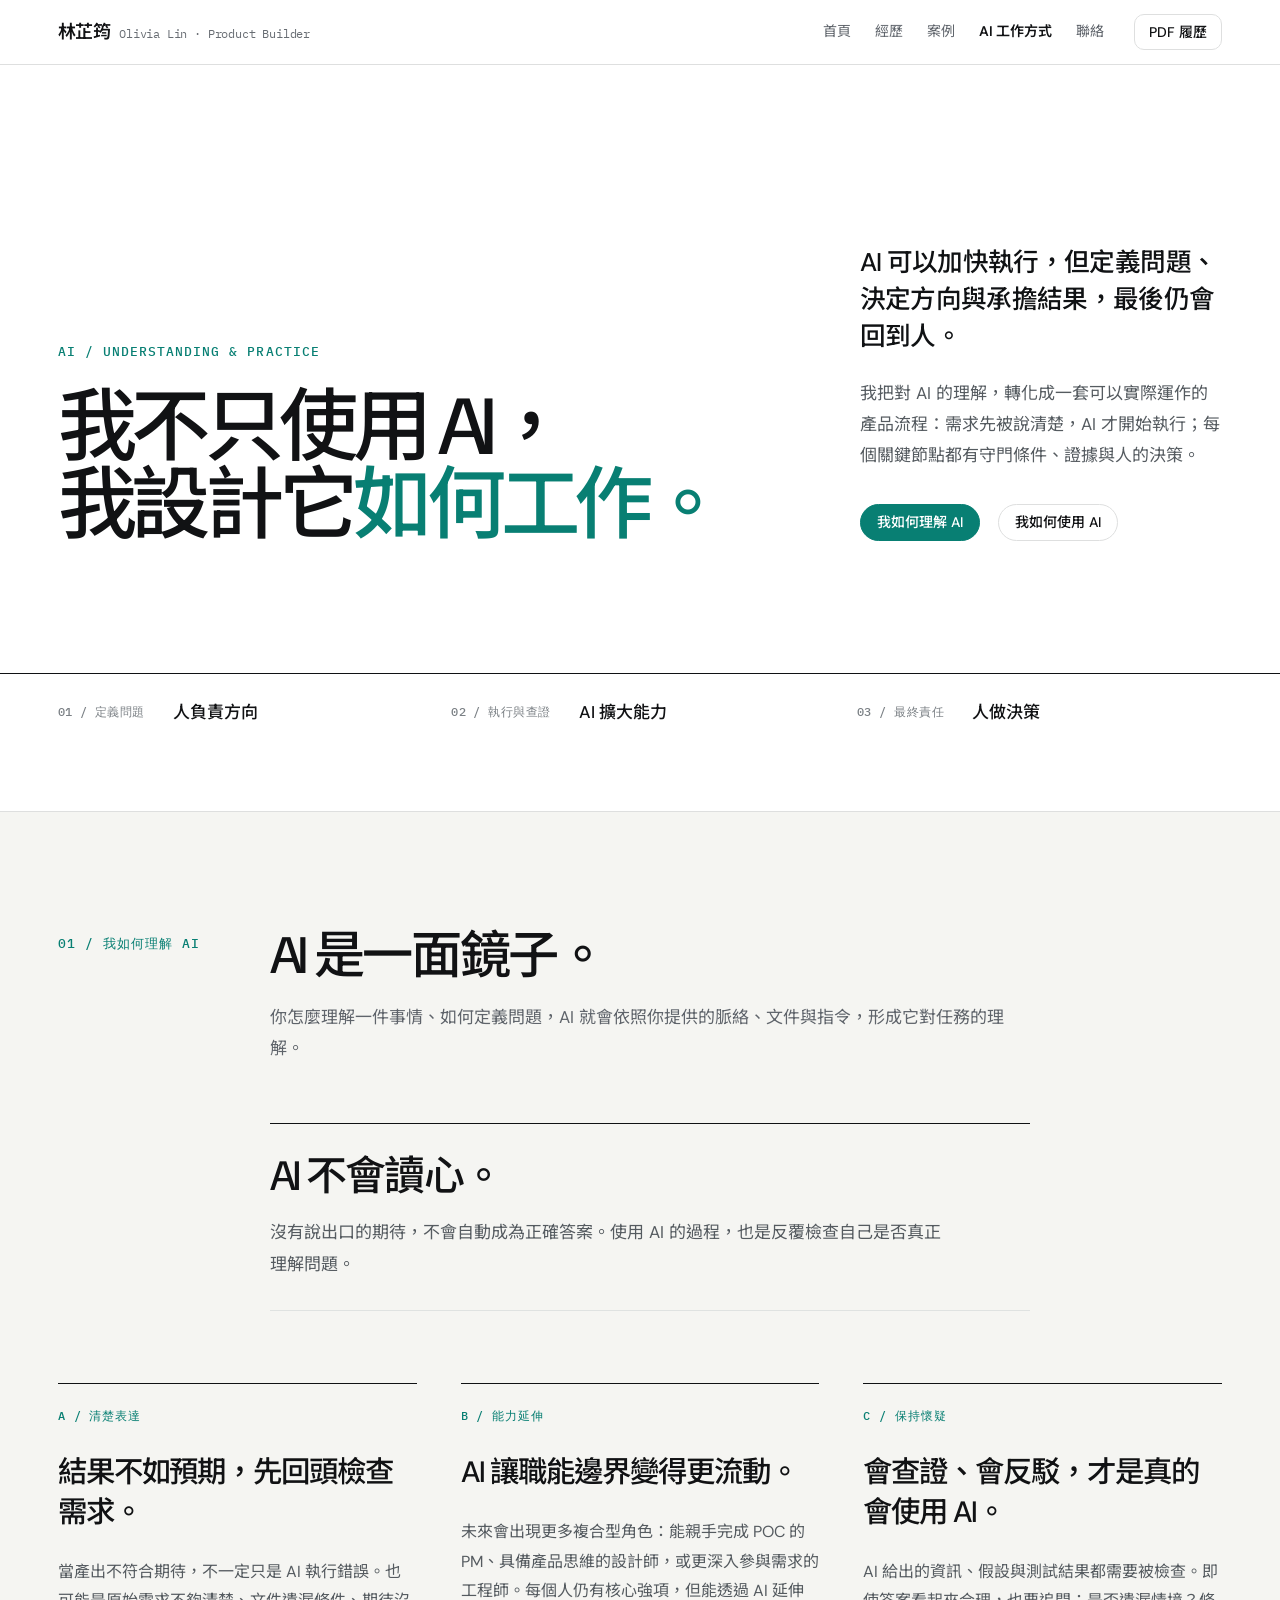
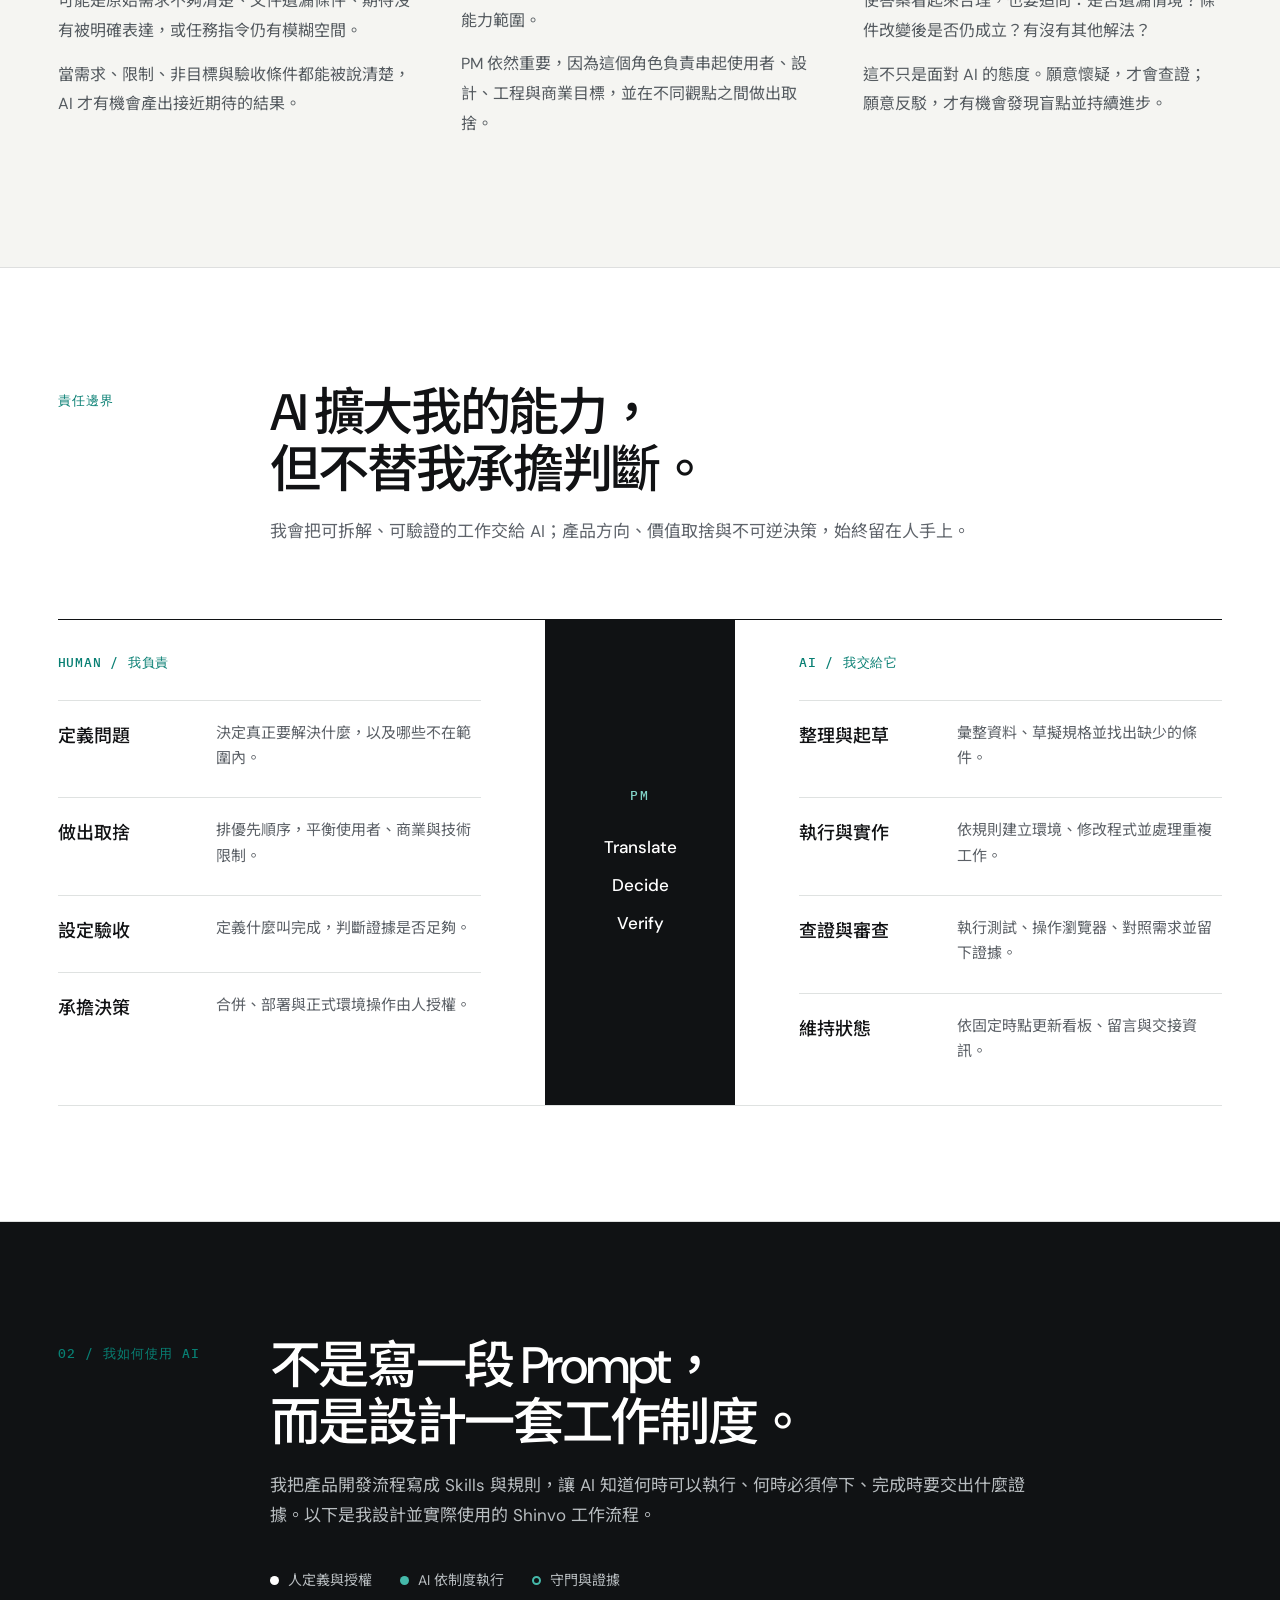
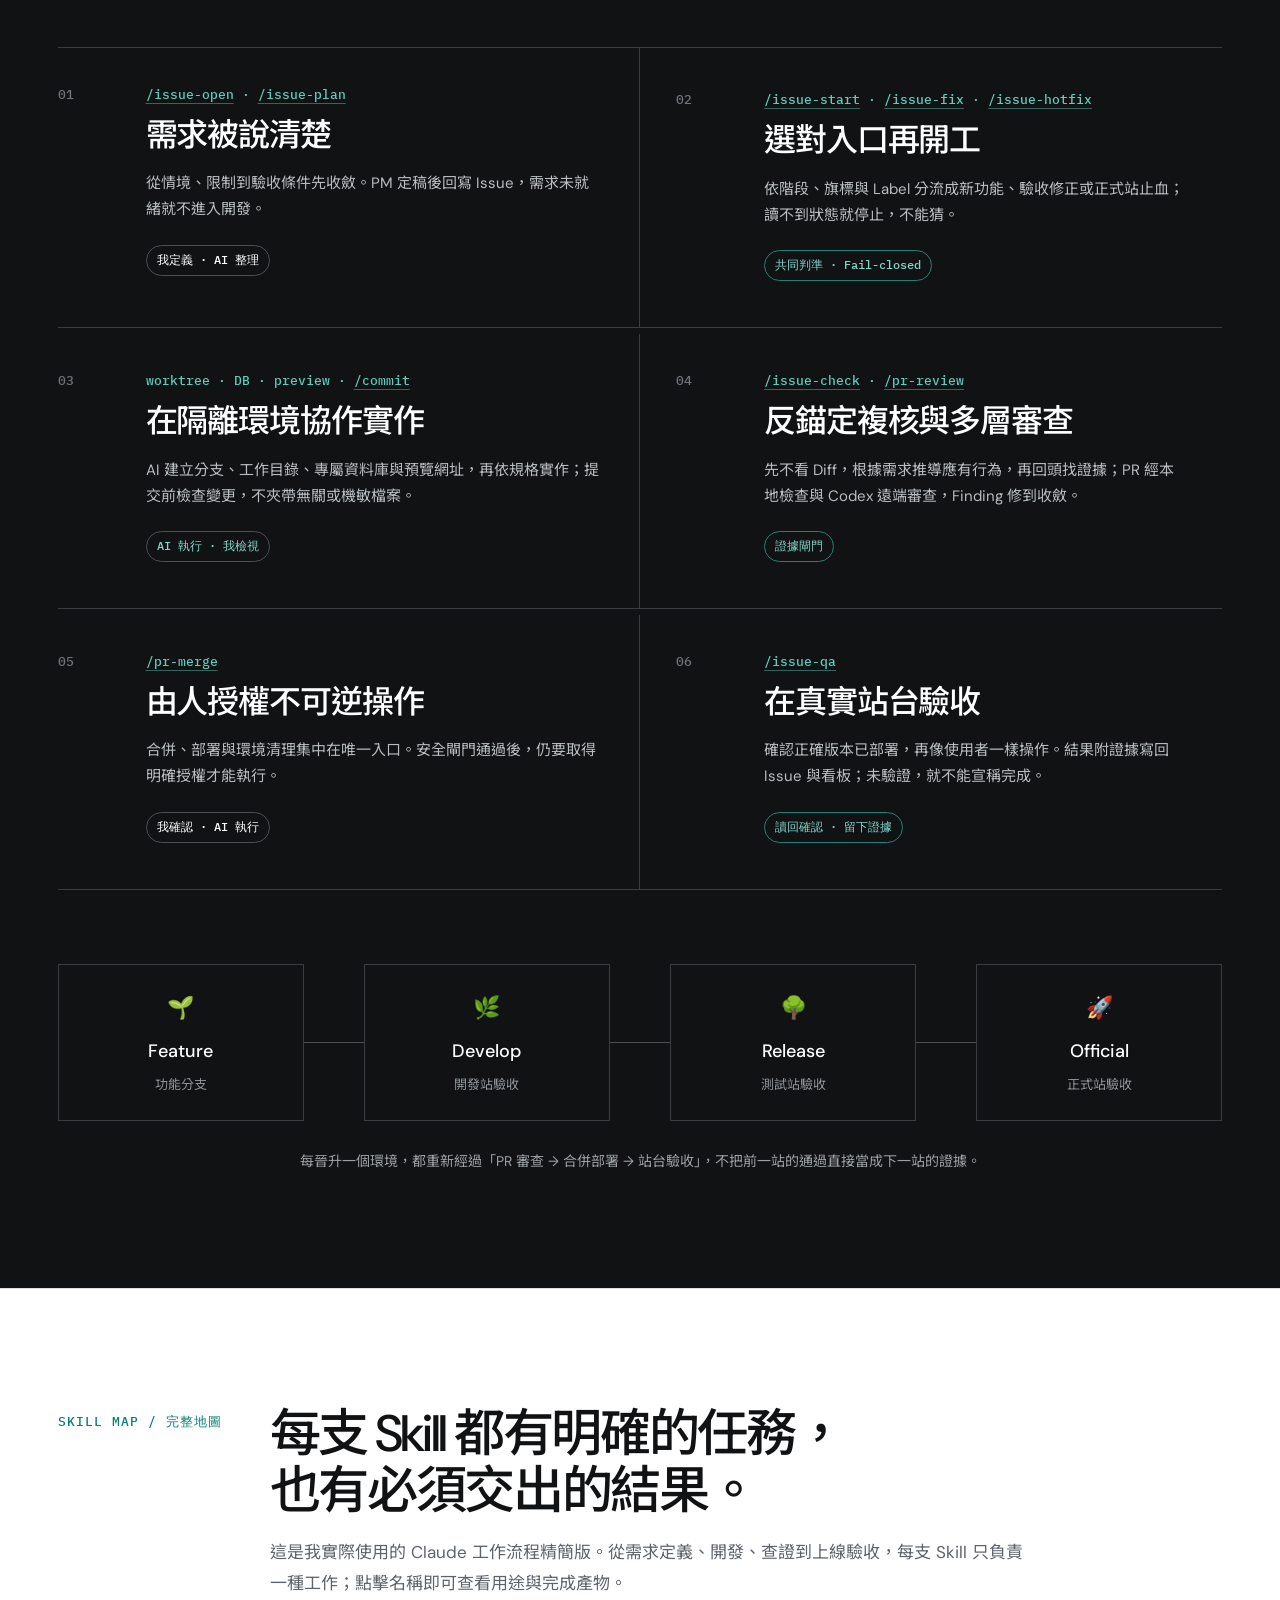
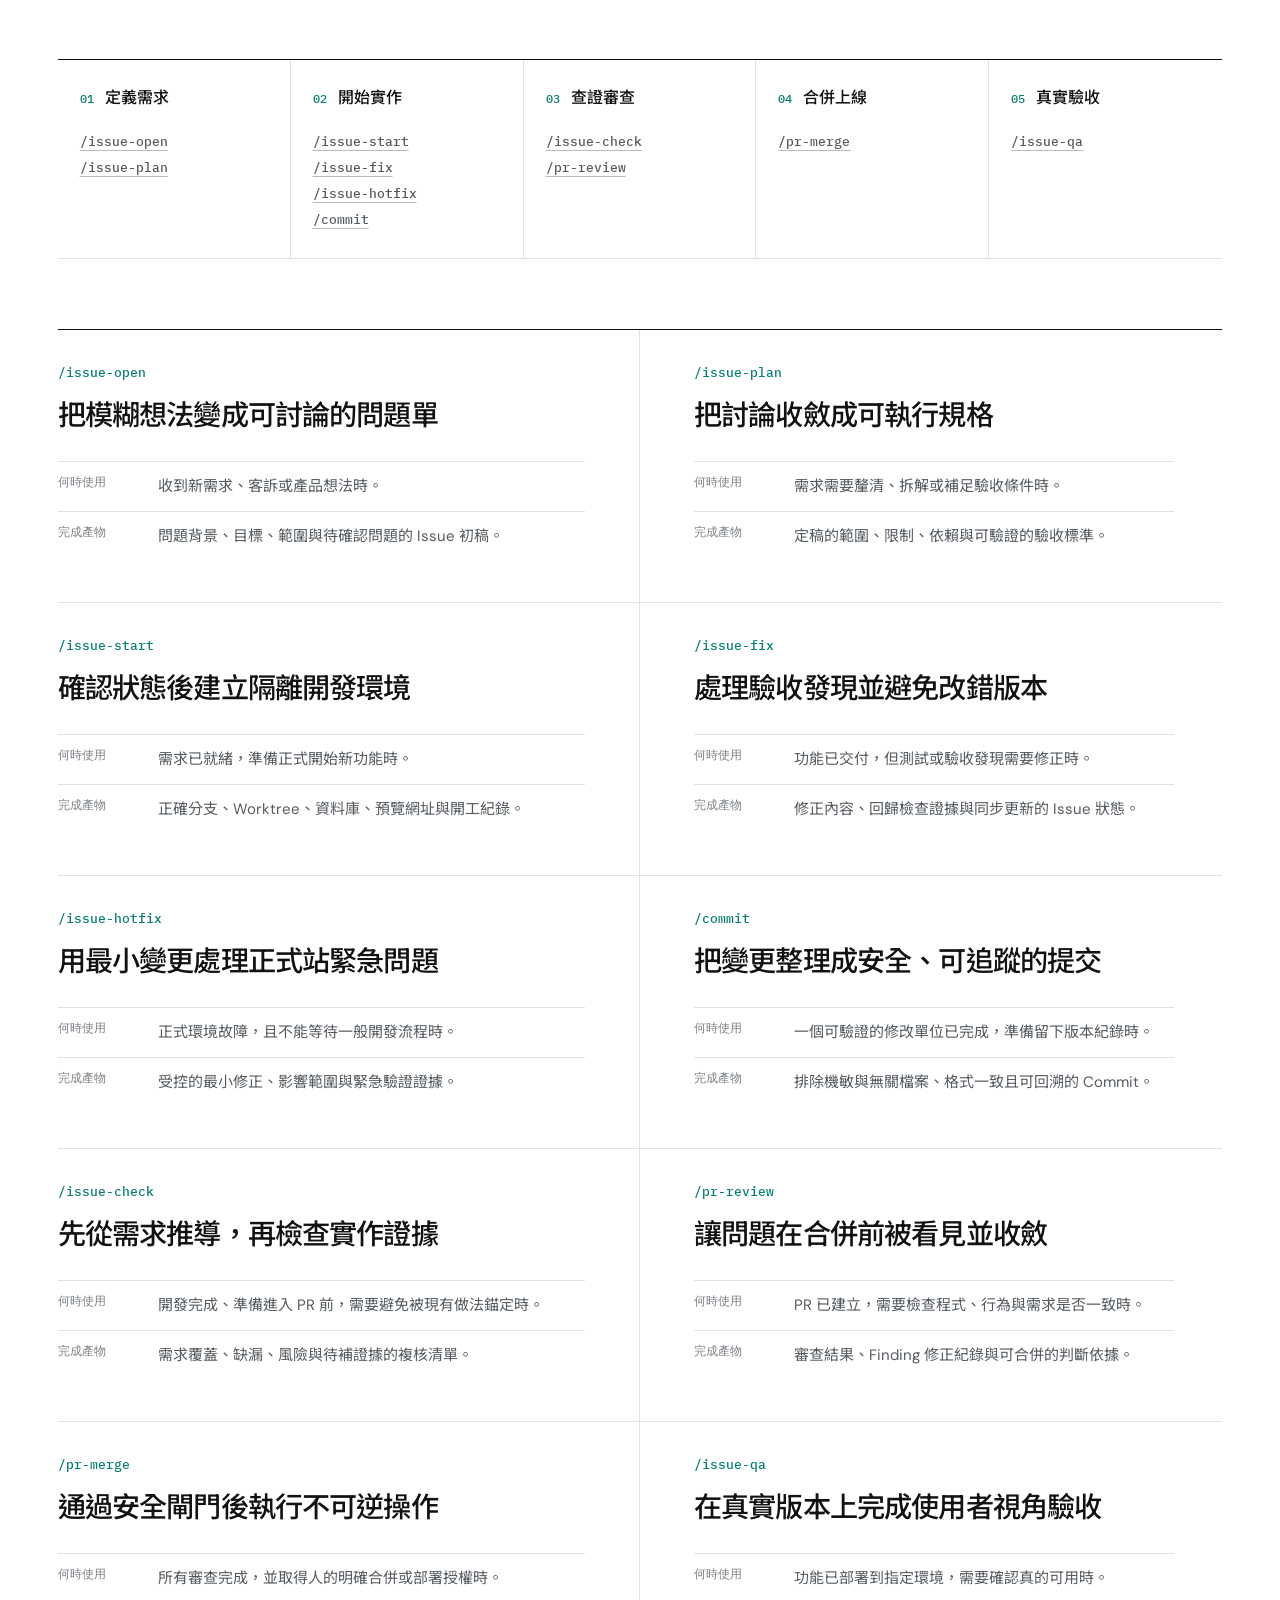
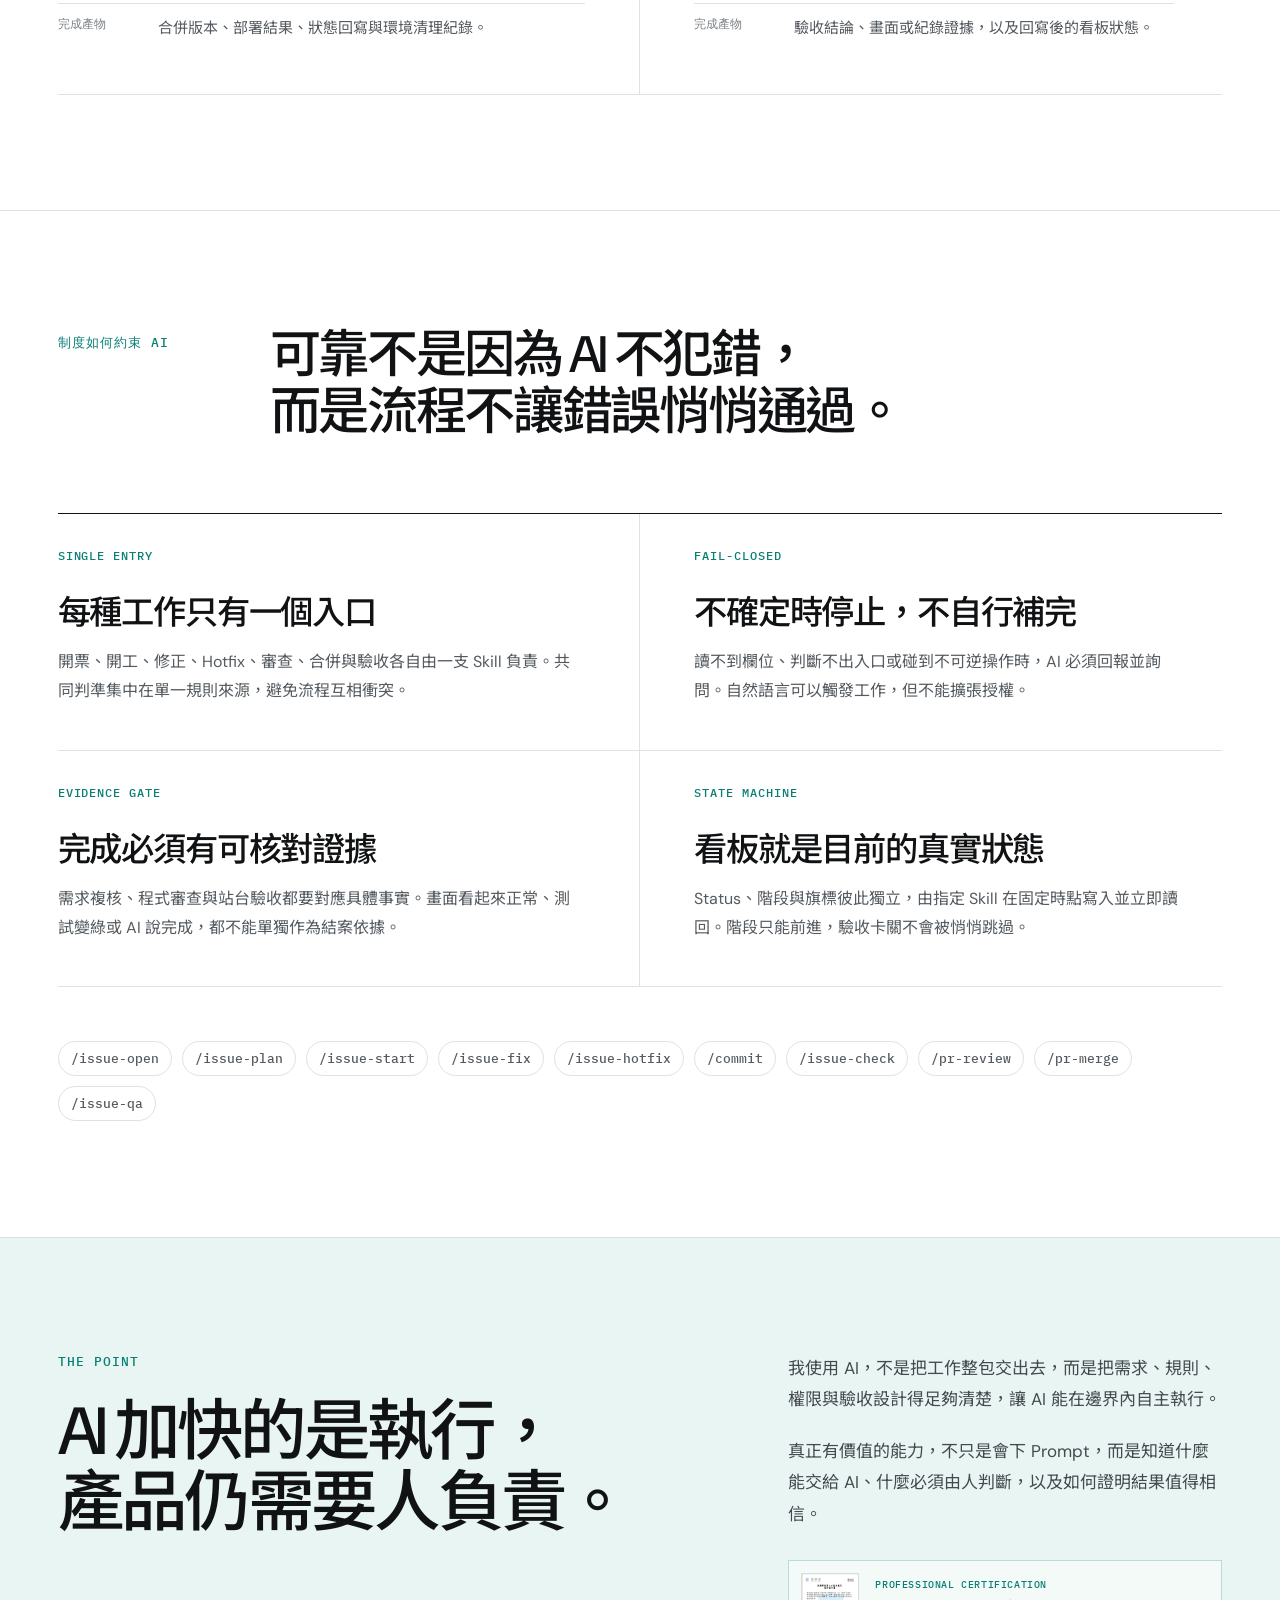
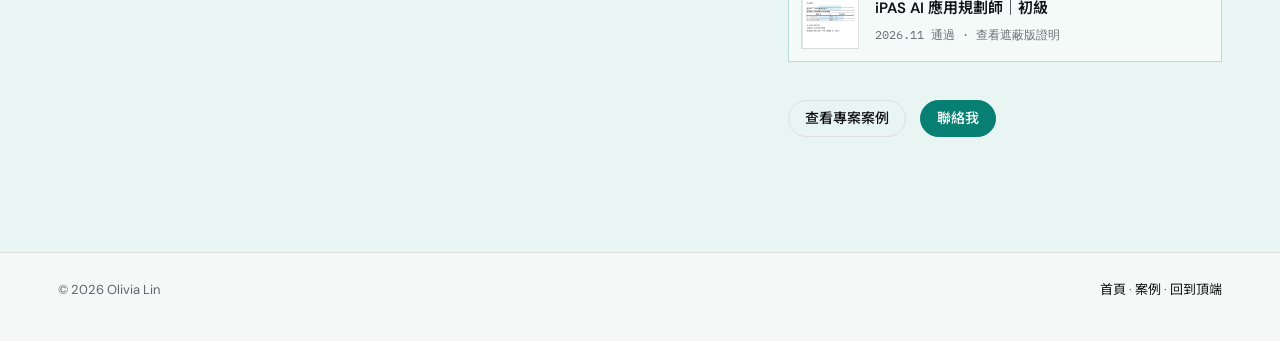
<file: ai-workflow.html>
<!doctype html>
<html lang="zh-Hant" data-theme="light">
<head>
  <meta charset="utf-8">
  <meta name="viewport" content="width=device-width, initial-scale=1">
  <title>我如何理解與使用 AI｜林芷筠 Olivia Lin</title>
  <meta name="description" content="我如何理解 AI，以及如何把產品流程設計成 AI 可以可靠執行、留下證據並接受人類決策的工作制度。">
  <meta name="theme-color" content="#ffffff">
  <meta property="og:title" content="我如何理解與使用 AI｜林芷筠 Olivia Lin">
  <meta property="og:description" content="AI 是一面鏡子；真正重要的，是人如何定義問題、設計邊界並為決策負責。">
  <meta property="og:type" content="article">
  <link rel="icon" href="favicon.svg" type="image/svg+xml">
  <link rel="preconnect" href="https://fonts.googleapis.com">
  <link rel="preconnect" href="https://fonts.gstatic.com" crossorigin>
  <link href="https://fonts.googleapis.com/css2?family=DM+Sans:wght@400;500;600&amp;family=IBM+Plex+Mono:wght@400;500&amp;family=Noto+Sans+TC:wght@400;500;600;700&amp;display=swap" rel="stylesheet">
  <link rel="stylesheet" href="styles.css?v=8">
  <link rel="stylesheet" href="inner-pages.css?v=7">
  <link rel="stylesheet" href="ai-workflow.css?v=7">
  <link rel="stylesheet" href="site-header.css?v=4">
  <script src="site-header.js?v=4" defer></script>
  <script src="script.js?v=4" defer></script>
</head>
<body class="inner-page ai-page">
<a class="skip-link" href="#main">跳到主要內容</a>

<header class="global-header" data-site-header data-current="ai"></header>

<main id="main">
  <section class="ai-new-hero">
    <div class="container ai-new-hero-grid">
      <div>
        <p class="eyebrow">AI / Understanding &amp; Practice</p>
        <h1><span>我不只使用 AI，</span><span>我設計它<em>如何工作。</em></span></h1>
      </div>
      <div class="ai-hero-copy">
        <p class="hero-statement">AI 可以加快執行，但定義問題、決定方向與承擔結果，最後仍會回到人。</p>
        <p>我把對 AI 的理解，轉化成一套可以實際運作的產品流程：需求先被說清楚，AI 才開始執行；每個關鍵節點都有守門條件、證據與人的決策。</p>
        <div class="hero-actions">
          <a class="btn btn-primary" href="#understanding">我如何理解 AI</a>
          <a class="btn" href="#prompts">我如何使用 AI</a>
        </div>
      </div>
    </div>
    <div class="container hero-manifesto" aria-label="我的 AI 工作原則">
      <span>01 / 定義問題</span><strong>人負責方向</strong>
      <span>02 / 執行與查證</span><strong>AI 擴大能力</strong>
      <span>03 / 最終責任</span><strong>人做決策</strong>
    </div>
  </section>

  <section class="section belief-section" id="understanding">
    <div class="container">
      <div class="section-head">
        <div class="index">01 / 我如何理解 AI</div>
        <div>
          <h2>AI 是一面鏡子。</h2>
          <p class="desc">你怎麼理解一件事情、如何定義問題，AI 就會依照你提供的脈絡、文件與指令，形成它對任務的理解。</p>
        </div>
      </div>

      <blockquote class="mirror-quote">
        <p class="mirror-lead">AI 不會讀心。</p>
        <p class="mirror-copy">沒有說出口的期待，不會自動成為正確答案。使用 AI 的過程，也是反覆檢查自己是否真正理解問題。</p>
      </blockquote>

      <div class="belief-grid">
        <article class="belief-card">
          <p class="card-index">A / 清楚表達</p>
          <h3>結果不如預期，先回頭檢查需求。</h3>
          <p>當產出不符合期待，不一定只是 AI 執行錯誤。也可能是原始需求不夠清楚、文件遺漏條件、期待沒有被明確表達，或任務指令仍有模糊空間。</p>
          <p>當需求、限制、非目標與驗收條件都能被說清楚，AI 才有機會產出接近期待的結果。</p>
        </article>
        <article class="belief-card">
          <p class="card-index">B / 能力延伸</p>
          <h3>AI 讓職能邊界變得更流動。</h3>
          <p>未來會出現更多複合型角色：能親手完成 POC 的 PM、具備產品思維的設計師，或更深入參與需求的工程師。每個人仍有核心強項，但能透過 AI 延伸能力範圍。</p>
          <p>PM 依然重要，因為這個角色負責串起使用者、設計、工程與商業目標，並在不同觀點之間做出取捨。</p>
        </article>
        <article class="belief-card">
          <p class="card-index">C / 保持懷疑</p>
          <h3>會查證、會反駁，才是真的會使用 AI。</h3>
          <p>AI 給出的資訊、假設與測試結果都需要被檢查。即使答案看起來合理，也要追問：是否遺漏情境？條件改變後是否仍成立？有沒有其他解法？</p>
          <p>這不只是面對 AI 的態度。願意懷疑，才會查證；願意反駁，才有機會發現盲點並持續進步。</p>
        </article>
      </div>
    </div>
  </section>

  <section class="section boundary-section" id="boundary">
    <div class="container">
      <div class="section-head compact-head">
        <div class="index">責任邊界</div>
        <div>
          <h2>AI 擴大我的能力，<br>但不替我承擔判斷。</h2>
          <p class="desc">我會把可拆解、可驗證的工作交給 AI；產品方向、價值取捨與不可逆決策，始終留在人手上。</p>
        </div>
      </div>

      <figure class="boundary-map" aria-labelledby="boundary-title">
        <figcaption id="boundary-title" class="sr-only">我與 AI 的責任邊界</figcaption>
        <div class="boundary-column human-column">
          <p class="boundary-label">Human / 我負責</p>
          <ul>
            <li><strong>定義問題</strong><span>決定真正要解決什麼，以及哪些不在範圍內。</span></li>
            <li><strong>做出取捨</strong><span>排優先順序，平衡使用者、商業與技術限制。</span></li>
            <li><strong>設定驗收</strong><span>定義什麼叫完成，判斷證據是否足夠。</span></li>
            <li><strong>承擔決策</strong><span>合併、部署與正式環境操作由人授權。</span></li>
          </ul>
        </div>
        <div class="boundary-bridge" aria-hidden="true">
          <span>PM</span><strong>Translate</strong><strong>Decide</strong><strong>Verify</strong>
        </div>
        <div class="boundary-column ai-column">
          <p class="boundary-label">AI / 我交給它</p>
          <ul>
            <li><strong>整理與起草</strong><span>彙整資料、草擬規格並找出缺少的條件。</span></li>
            <li><strong>執行與實作</strong><span>依規則建立環境、修改程式並處理重複工作。</span></li>
            <li><strong>查證與審查</strong><span>執行測試、操作瀏覽器、對照需求並留下證據。</span></li>
            <li><strong>維持狀態</strong><span>依固定時點更新看板、留言與交接資訊。</span></li>
          </ul>
        </div>
      </figure>
    </div>
  </section>

  <section class="section workflow-section" id="prompts">
    <div class="container">
      <div class="section-head">
        <div class="index">02 / 我如何使用 AI</div>
        <div>
          <h2>不是寫一段 Prompt，<br>而是設計一套工作制度。</h2>
          <p class="desc">我把產品開發流程寫成 Skills 與規則，讓 AI 知道何時可以執行、何時必須停下、完成時要交出什麼證據。以下是我設計並實際使用的 Shinvo 工作流程。</p>
        </div>
      </div>

      <div class="workflow-legend" aria-label="流程圖例">
        <span><i class="dot human-dot"></i>人定義與授權</span>
        <span><i class="dot ai-dot"></i>AI 依制度執行</span>
        <span><i class="dot gate-dot"></i>守門與證據</span>
      </div>

      <ol class="workflow-map" aria-label="一張票的 AI 協作生命週期">
        <li class="workflow-step">
          <div class="step-number">01</div>
          <div class="step-body">
            <p class="step-skill"><a href="#skill-issue-open">/issue-open</a> · <a href="#skill-issue-plan">/issue-plan</a></p>
            <h3>需求被說清楚</h3>
            <p>從情境、限制到驗收條件先收斂。PM 定稿後回寫 Issue，需求未就緒就不進入開發。</p>
            <span class="owner human-owner">我定義 · AI 整理</span>
          </div>
        </li>
        <li class="workflow-step">
          <div class="step-number">02</div>
          <div class="step-body">
            <p class="step-skill"><a href="#skill-issue-start">/issue-start</a> · <a href="#skill-issue-fix">/issue-fix</a> · <a href="#skill-issue-hotfix">/issue-hotfix</a></p>
            <h3>選對入口再開工</h3>
            <p>依階段、旗標與 Label 分流成新功能、驗收修正或正式站止血；讀不到狀態就停止，不能猜。</p>
            <span class="owner gate-owner">共同判準 · Fail-closed</span>
          </div>
        </li>
        <li class="workflow-step">
          <div class="step-number">03</div>
          <div class="step-body">
            <p class="step-skill">worktree · DB · preview · <a href="#skill-commit">/commit</a></p>
            <h3>在隔離環境協作實作</h3>
            <p>AI 建立分支、工作目錄、專屬資料庫與預覽網址，再依規格實作；提交前檢查變更，不夾帶無關或機敏檔案。</p>
            <span class="owner ai-owner">AI 執行 · 我檢視</span>
          </div>
        </li>
        <li class="workflow-step">
          <div class="step-number">04</div>
          <div class="step-body">
            <p class="step-skill"><a href="#skill-issue-check">/issue-check</a> · <a href="#skill-pr-review">/pr-review</a></p>
            <h3>反錨定複核與多層審查</h3>
            <p>先不看 Diff，根據需求推導應有行為，再回頭找證據；PR 經本地檢查與 Codex 遠端審查，Finding 修到收斂。</p>
            <span class="owner gate-owner">證據閘門</span>
          </div>
        </li>
        <li class="workflow-step">
          <div class="step-number">05</div>
          <div class="step-body">
            <p class="step-skill"><a href="#skill-pr-merge">/pr-merge</a></p>
            <h3>由人授權不可逆操作</h3>
            <p>合併、部署與環境清理集中在唯一入口。安全閘門通過後，仍要取得明確授權才能執行。</p>
            <span class="owner human-owner">我確認 · AI 執行</span>
          </div>
        </li>
        <li class="workflow-step">
          <div class="step-number">06</div>
          <div class="step-body">
            <p class="step-skill"><a href="#skill-issue-qa">/issue-qa</a></p>
            <h3>在真實站台驗收</h3>
            <p>確認正確版本已部署，再像使用者一樣操作。結果附證據寫回 Issue 與看板；未驗證，就不能宣稱完成。</p>
            <span class="owner gate-owner">讀回確認 · 留下證據</span>
          </div>
        </li>
      </ol>

      <div class="promotion-loop" aria-label="環境晉升流程">
        <div><span>🌱</span><strong>Feature</strong><small>功能分支</small></div><i aria-hidden="true"></i>
        <div><span>🌿</span><strong>Develop</strong><small>開發站驗收</small></div><i aria-hidden="true"></i>
        <div><span>🌳</span><strong>Release</strong><small>測試站驗收</small></div><i aria-hidden="true"></i>
        <div><span>🚀</span><strong>Official</strong><small>正式站驗收</small></div>
      </div>
      <p class="promotion-note">每晉升一個環境，都重新經過「PR 審查 → 合併部署 → 站台驗收」，不把前一站的通過直接當成下一站的證據。</p>
    </div>
  </section>

  <section class="section skill-map-section" id="skill-map">
    <div class="container">
      <div class="section-head">
        <div class="index">Skill Map / 完整地圖</div>
        <div>
          <h2>每支 Skill 都有明確的任務，<br>也有必須交出的結果。</h2>
          <p class="desc">這是我實際使用的 Claude 工作流程精簡版。從需求定義、開發、查證到上線驗收，每支 Skill 只負責一種工作；點擊名稱即可查看用途與完成產物。</p>
        </div>
      </div>

      <nav class="skill-route-map" aria-label="Skill 完整流程地圖">
        <div class="skill-phase">
          <p><span>01</span> 定義需求</p>
          <a href="#skill-issue-open">/issue-open</a>
          <a href="#skill-issue-plan">/issue-plan</a>
        </div>
        <div class="skill-phase">
          <p><span>02</span> 開始實作</p>
          <a href="#skill-issue-start">/issue-start</a>
          <a href="#skill-issue-fix">/issue-fix</a>
          <a href="#skill-issue-hotfix">/issue-hotfix</a>
          <a href="#skill-commit">/commit</a>
        </div>
        <div class="skill-phase">
          <p><span>03</span> 查證審查</p>
          <a href="#skill-issue-check">/issue-check</a>
          <a href="#skill-pr-review">/pr-review</a>
        </div>
        <div class="skill-phase">
          <p><span>04</span> 合併上線</p>
          <a href="#skill-pr-merge">/pr-merge</a>
        </div>
        <div class="skill-phase">
          <p><span>05</span> 真實驗收</p>
          <a href="#skill-issue-qa">/issue-qa</a>
        </div>
      </nav>

      <div class="skill-directory" aria-label="核心 Skills 說明">
        <article class="skill-card" id="skill-issue-open">
          <p class="skill-name">/issue-open</p>
          <h3>把模糊想法變成可討論的問題單</h3>
          <dl><div><dt>何時使用</dt><dd>收到新需求、客訴或產品想法時。</dd></div><div><dt>完成產物</dt><dd>問題背景、目標、範圍與待確認問題的 Issue 初稿。</dd></div></dl>
        </article>
        <article class="skill-card" id="skill-issue-plan">
          <p class="skill-name">/issue-plan</p>
          <h3>把討論收斂成可執行規格</h3>
          <dl><div><dt>何時使用</dt><dd>需求需要釐清、拆解或補足驗收條件時。</dd></div><div><dt>完成產物</dt><dd>定稿的範圍、限制、依賴與可驗證的驗收標準。</dd></div></dl>
        </article>
        <article class="skill-card" id="skill-issue-start">
          <p class="skill-name">/issue-start</p>
          <h3>確認狀態後建立隔離開發環境</h3>
          <dl><div><dt>何時使用</dt><dd>需求已就緒，準備正式開始新功能時。</dd></div><div><dt>完成產物</dt><dd>正確分支、Worktree、資料庫、預覽網址與開工紀錄。</dd></div></dl>
        </article>
        <article class="skill-card" id="skill-issue-fix">
          <p class="skill-name">/issue-fix</p>
          <h3>處理驗收發現並避免改錯版本</h3>
          <dl><div><dt>何時使用</dt><dd>功能已交付，但測試或驗收發現需要修正時。</dd></div><div><dt>完成產物</dt><dd>修正內容、回歸檢查證據與同步更新的 Issue 狀態。</dd></div></dl>
        </article>
        <article class="skill-card" id="skill-issue-hotfix">
          <p class="skill-name">/issue-hotfix</p>
          <h3>用最小變更處理正式站緊急問題</h3>
          <dl><div><dt>何時使用</dt><dd>正式環境故障，且不能等待一般開發流程時。</dd></div><div><dt>完成產物</dt><dd>受控的最小修正、影響範圍與緊急驗證證據。</dd></div></dl>
        </article>
        <article class="skill-card" id="skill-commit">
          <p class="skill-name">/commit</p>
          <h3>把變更整理成安全、可追蹤的提交</h3>
          <dl><div><dt>何時使用</dt><dd>一個可驗證的修改單位已完成，準備留下版本紀錄時。</dd></div><div><dt>完成產物</dt><dd>排除機敏與無關檔案、格式一致且可回溯的 Commit。</dd></div></dl>
        </article>
        <article class="skill-card" id="skill-issue-check">
          <p class="skill-name">/issue-check</p>
          <h3>先從需求推導，再檢查實作證據</h3>
          <dl><div><dt>何時使用</dt><dd>開發完成、準備進入 PR 前，需要避免被現有做法錨定時。</dd></div><div><dt>完成產物</dt><dd>需求覆蓋、缺漏、風險與待補證據的複核清單。</dd></div></dl>
        </article>
        <article class="skill-card" id="skill-pr-review">
          <p class="skill-name">/pr-review</p>
          <h3>讓問題在合併前被看見並收斂</h3>
          <dl><div><dt>何時使用</dt><dd>PR 已建立，需要檢查程式、行為與需求是否一致時。</dd></div><div><dt>完成產物</dt><dd>審查結果、Finding 修正紀錄與可合併的判斷依據。</dd></div></dl>
        </article>
        <article class="skill-card" id="skill-pr-merge">
          <p class="skill-name">/pr-merge</p>
          <h3>通過安全閘門後執行不可逆操作</h3>
          <dl><div><dt>何時使用</dt><dd>所有審查完成，並取得人的明確合併或部署授權時。</dd></div><div><dt>完成產物</dt><dd>合併版本、部署結果、狀態回寫與環境清理紀錄。</dd></div></dl>
        </article>
        <article class="skill-card" id="skill-issue-qa">
          <p class="skill-name">/issue-qa</p>
          <h3>在真實版本上完成使用者視角驗收</h3>
          <dl><div><dt>何時使用</dt><dd>功能已部署到指定環境，需要確認真的可用時。</dd></div><div><dt>完成產物</dt><dd>驗收結論、畫面或紀錄證據，以及回寫後的看板狀態。</dd></div></dl>
        </article>
      </div>
    </div>
  </section>

  <section class="section system-section" id="system">
    <div class="container">
      <div class="section-head compact-head">
        <div class="index">制度如何約束 AI</div>
        <div><h2>可靠不是因為 AI 不犯錯，<br>而是流程不讓錯誤悄悄通過。</h2></div>
      </div>

      <div class="system-grid">
        <article>
          <p class="system-key">Single entry</p>
          <h3>每種工作只有一個入口</h3>
          <p>開票、開工、修正、Hotfix、審查、合併與驗收各自由一支 Skill 負責。共同判準集中在單一規則來源，避免流程互相衝突。</p>
        </article>
        <article>
          <p class="system-key">Fail-closed</p>
          <h3>不確定時停止，不自行補完</h3>
          <p>讀不到欄位、判斷不出入口或碰到不可逆操作時，AI 必須回報並詢問。自然語言可以觸發工作，但不能擴張授權。</p>
        </article>
        <article>
          <p class="system-key">Evidence gate</p>
          <h3>完成必須有可核對證據</h3>
          <p>需求複核、程式審查與站台驗收都要對應具體事實。畫面看起來正常、測試變綠或 AI 說完成，都不能單獨作為結案依據。</p>
        </article>
        <article>
          <p class="system-key">State machine</p>
          <h3>看板就是目前的真實狀態</h3>
          <p>Status、階段與旗標彼此獨立，由指定 Skill 在固定時點寫入並立即讀回。階段只能前進，驗收卡關不會被悄悄跳過。</p>
        </article>
      </div>

      <div class="skill-strip" aria-label="實際使用的核心 Skills">
        <a href="#skill-issue-open">/issue-open</a><a href="#skill-issue-plan">/issue-plan</a><a href="#skill-issue-start">/issue-start</a><a href="#skill-issue-fix">/issue-fix</a><a href="#skill-issue-hotfix">/issue-hotfix</a>
        <a href="#skill-commit">/commit</a><a href="#skill-issue-check">/issue-check</a><a href="#skill-pr-review">/pr-review</a><a href="#skill-pr-merge">/pr-merge</a><a href="#skill-issue-qa">/issue-qa</a>
      </div>
    </div>
  </section>

  <section class="section conclusion-section">
    <div class="container conclusion-grid">
      <div>
        <p class="eyebrow">The point</p>
        <h2>AI 加快的是執行，<br>產品仍需要人負責。</h2>
      </div>
      <div>
        <p>我使用 AI，不是把工作整包交出去，而是把需求、規則、權限與驗收設計得足夠清楚，讓 AI 能在邊界內自主執行。</p>
        <p>真正有價值的能力，不只是會下 Prompt，而是知道什麼能交給 AI、什麼必須由人判斷，以及如何證明結果值得相信。</p>
        <a class="certification-inline" href="assets/ipas-ai-planner-certificate-2026.jpg" target="_blank" rel="noreferrer">
          <img src="assets/ipas-ai-planner-certificate-2026.jpg" alt="經濟部產業人才能力鑑定 AI 應用規劃師初級能力鑑定臨時證明書，個人敏感資料已遮蔽" width="596" height="843" loading="lazy">
          <span><small>Professional Certification</small><strong>iPAS AI 應用規劃師｜初級</strong><em>2026.11 通過 · 查看遮蔽版證明</em></span>
        </a>
        <div class="page-nav">
          <a class="btn" href="work.html">查看專案案例</a>
          <a class="btn btn-primary" href="index.html#connect">聯絡我</a>
        </div>
      </div>
    </div>
  </section>
</main>

<footer class="site-footer">
  <div class="container row">
    <span>© <span id="year">2026</span> Olivia Lin</span>
    <span><a href="index.html">首頁</a> · <a href="work.html">案例</a> · <a href="#main">回到頂端</a></span>
  </div>
</footer>
</body>
</html>
</file>
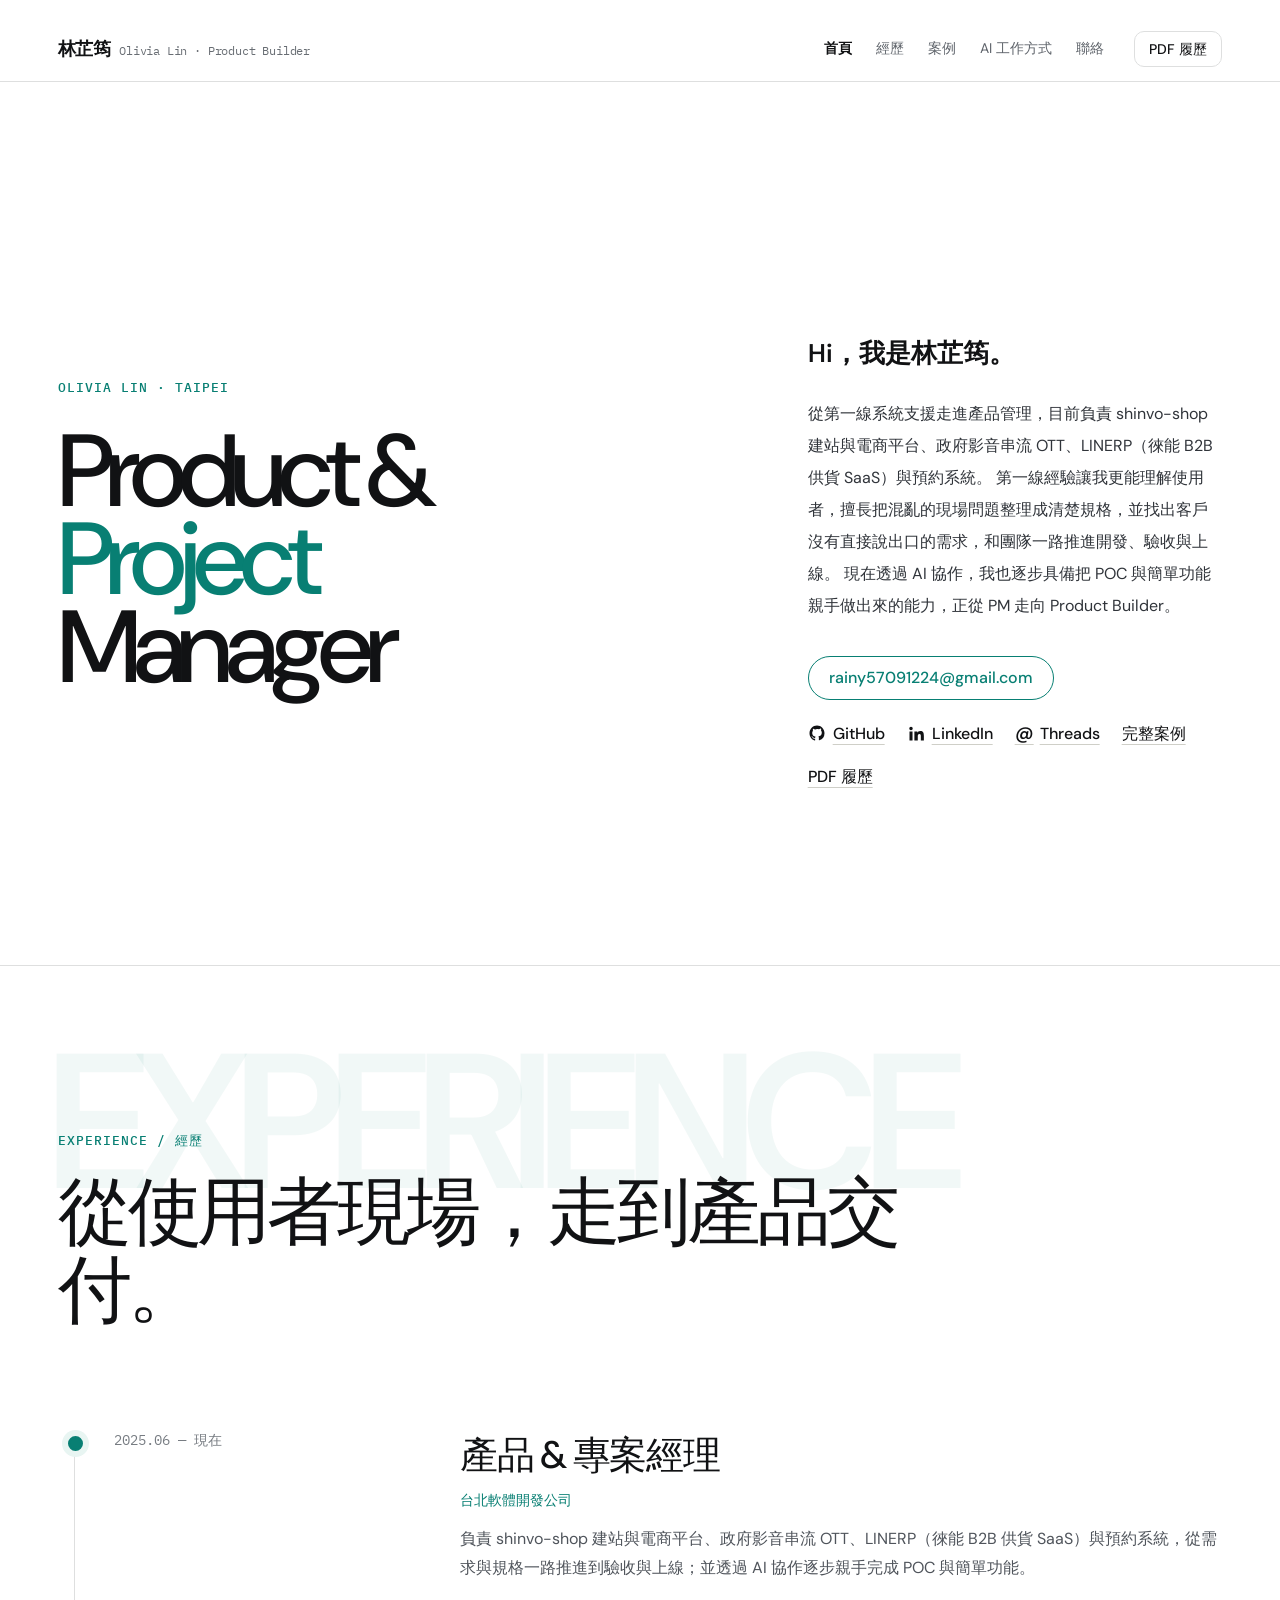
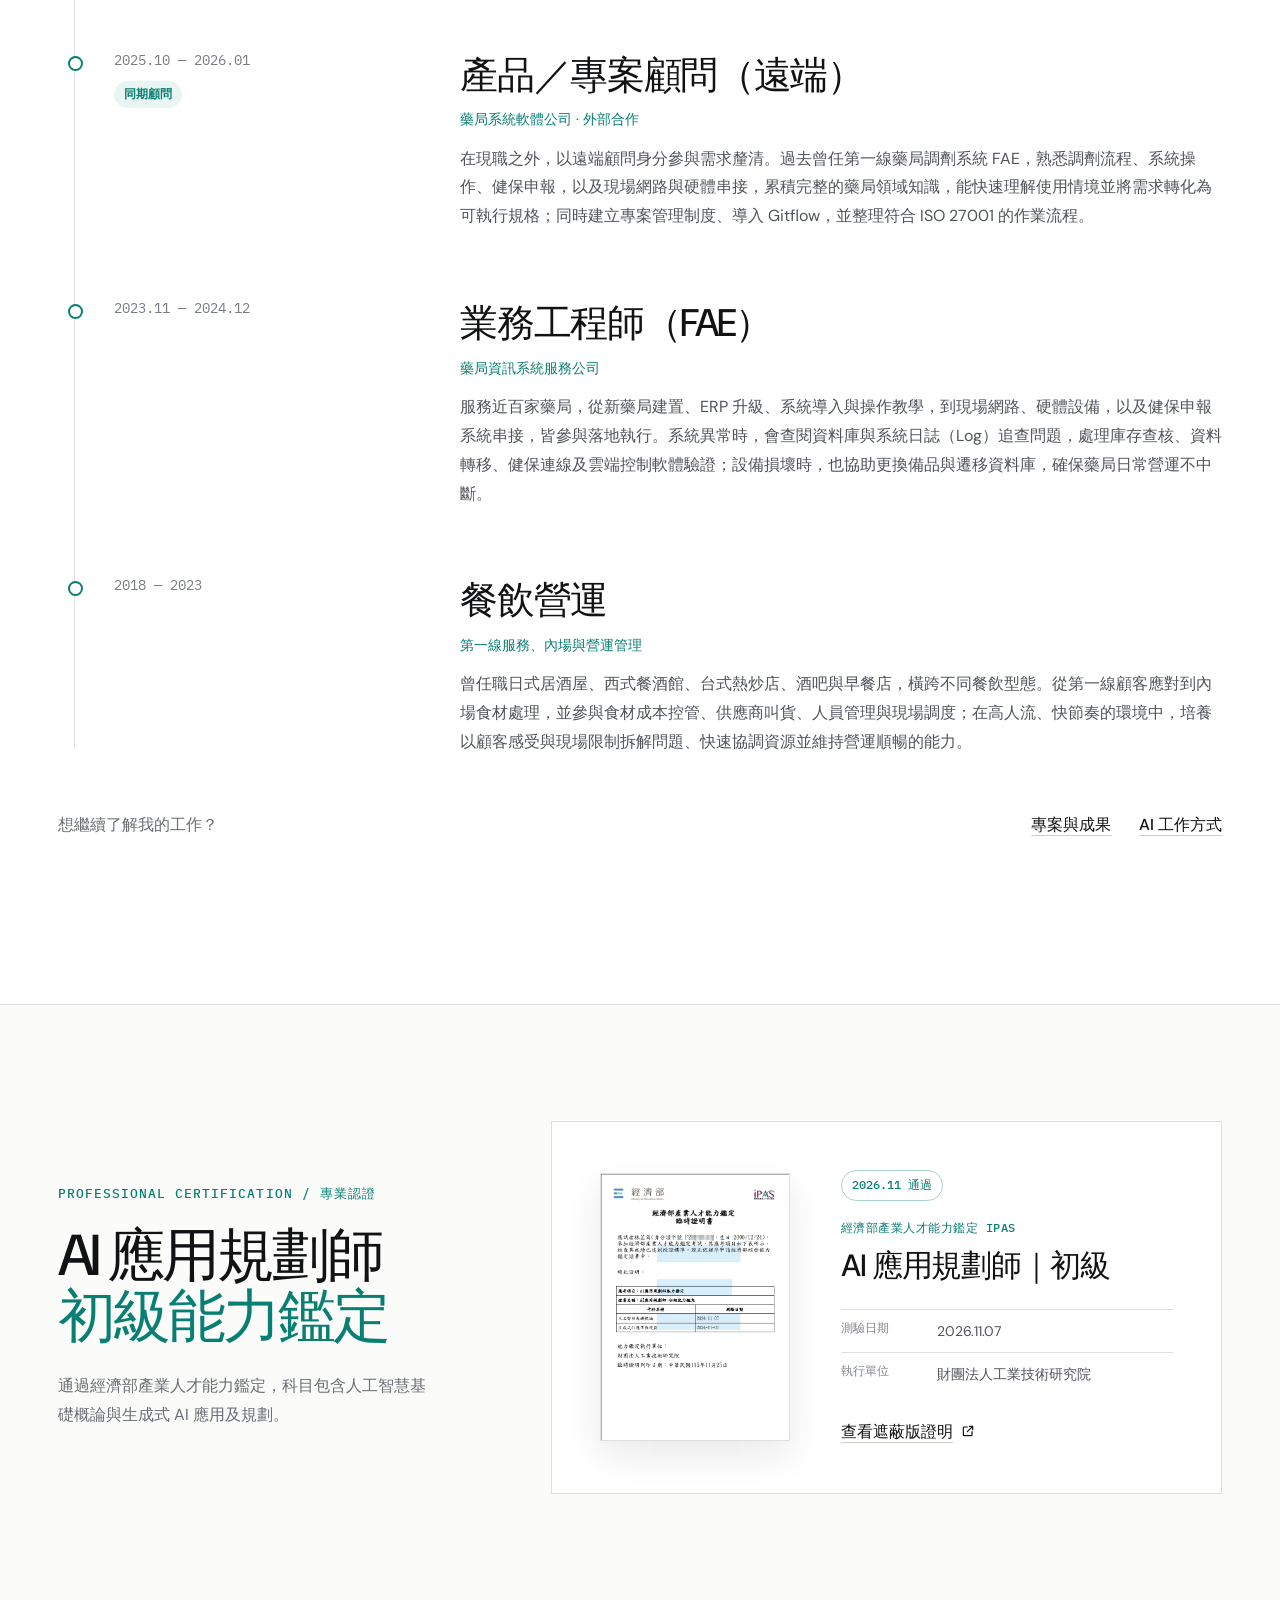
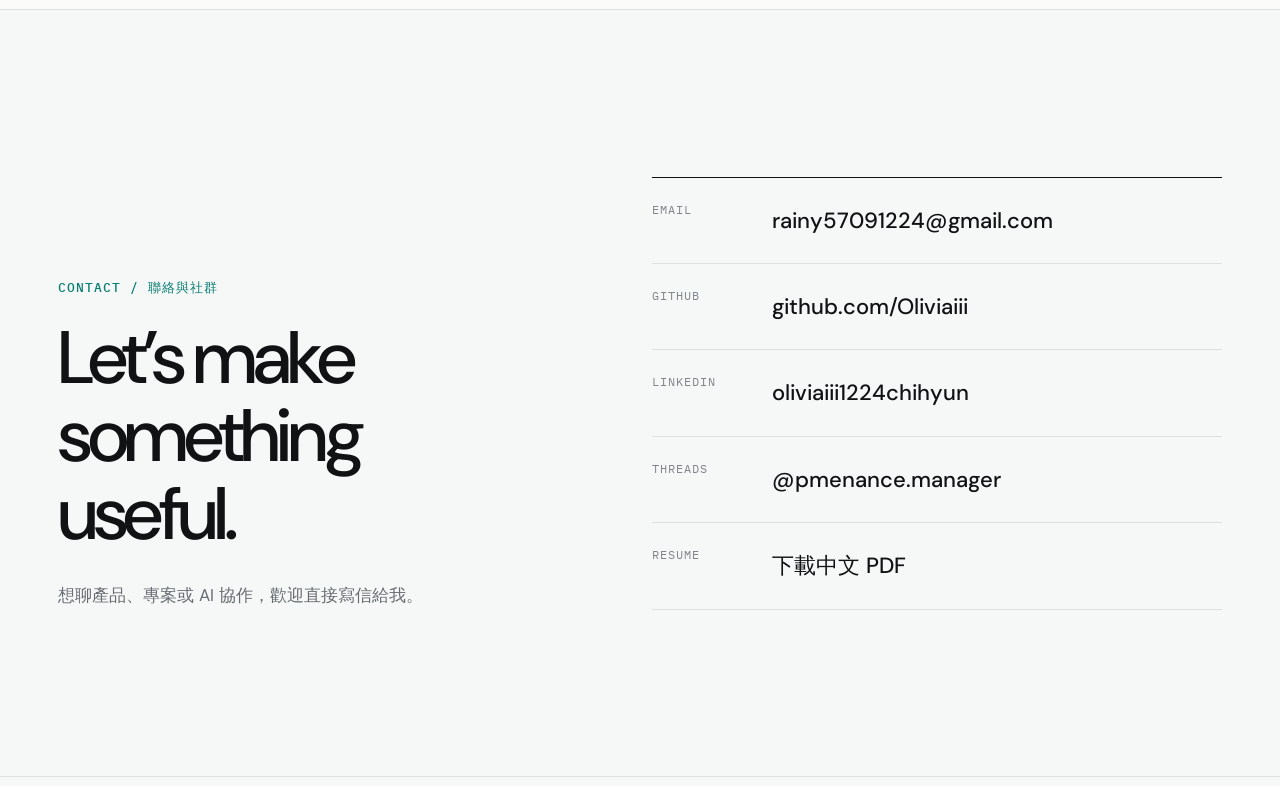
<file: experience.html>
<!doctype html>
<html lang="zh-Hant"><head><meta charset="utf-8"><meta http-equiv="refresh" content="0; url=index.html#experience"><link rel="canonical" href="index.html#experience"><title>轉址中…</title></head><body><p>此頁已併入新版履歷，<a href="index.html#experience">點此前往</a>。</p></body></html>
</file>
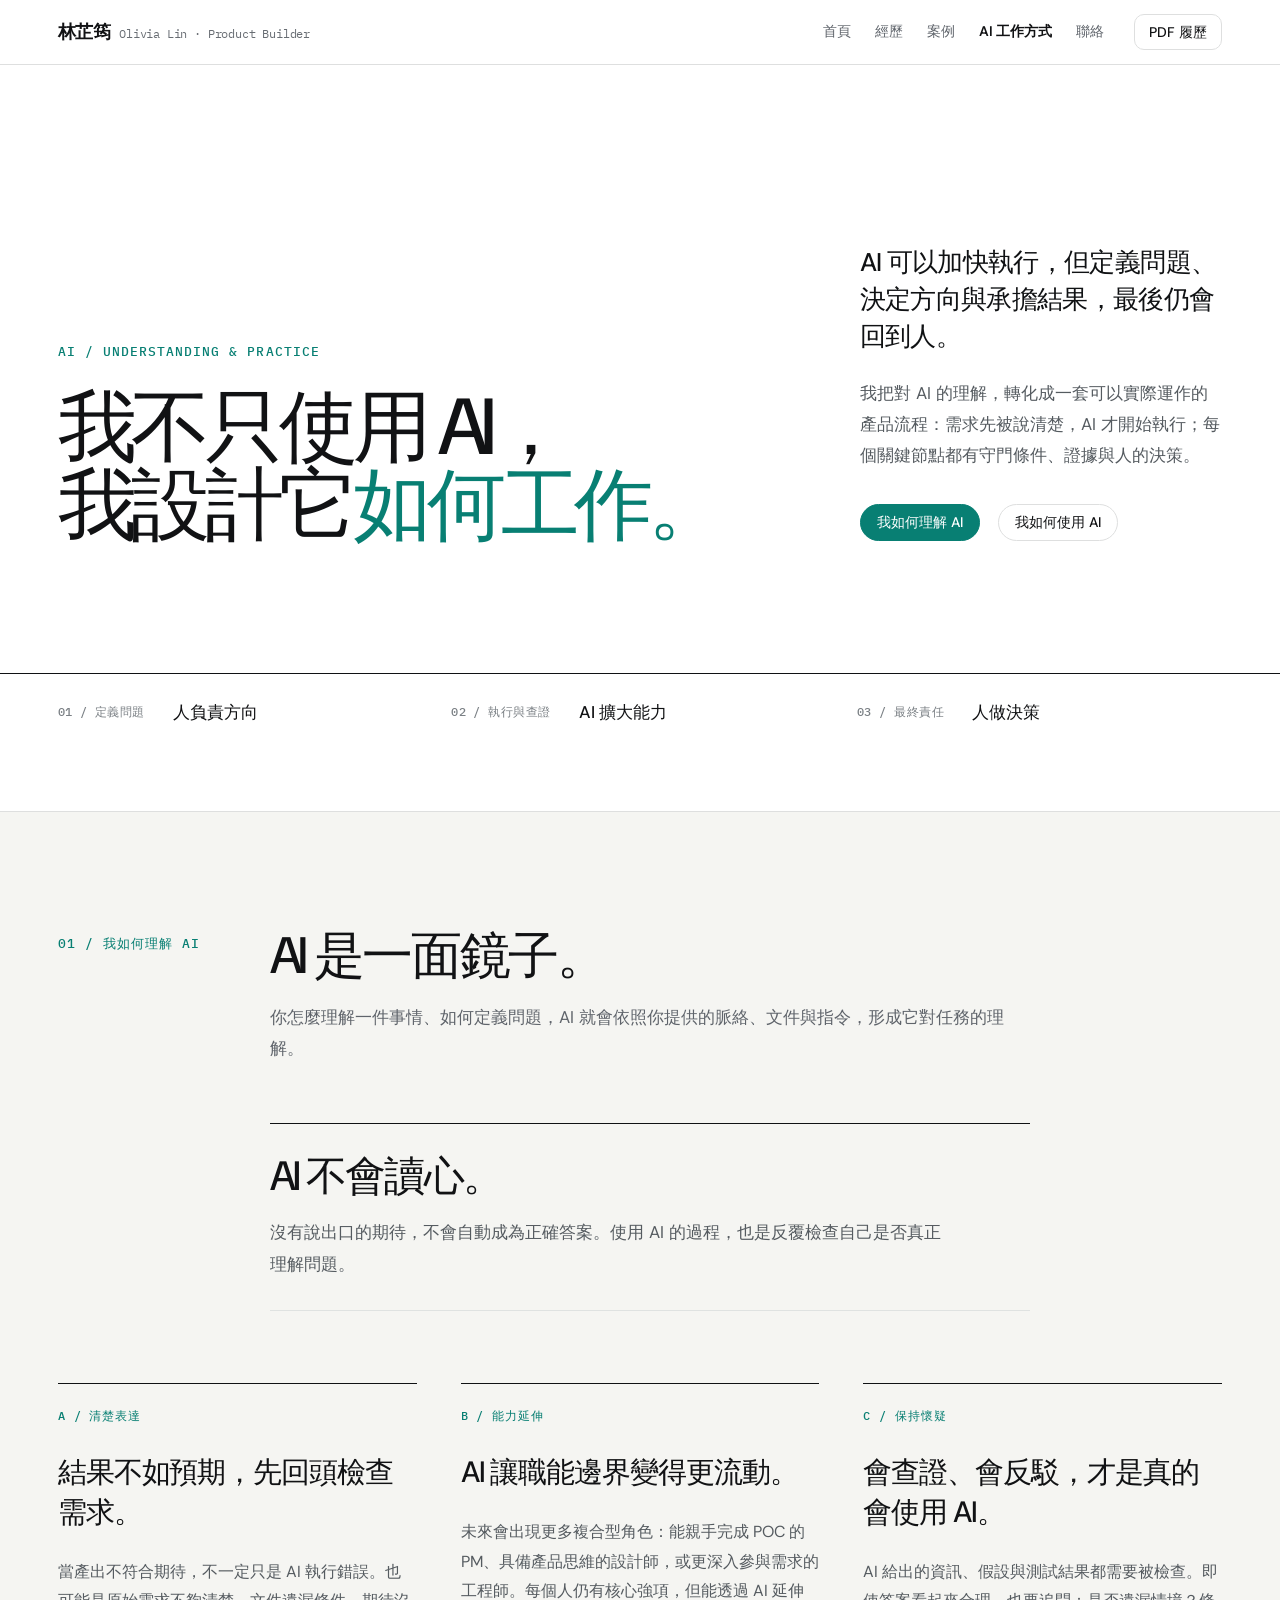
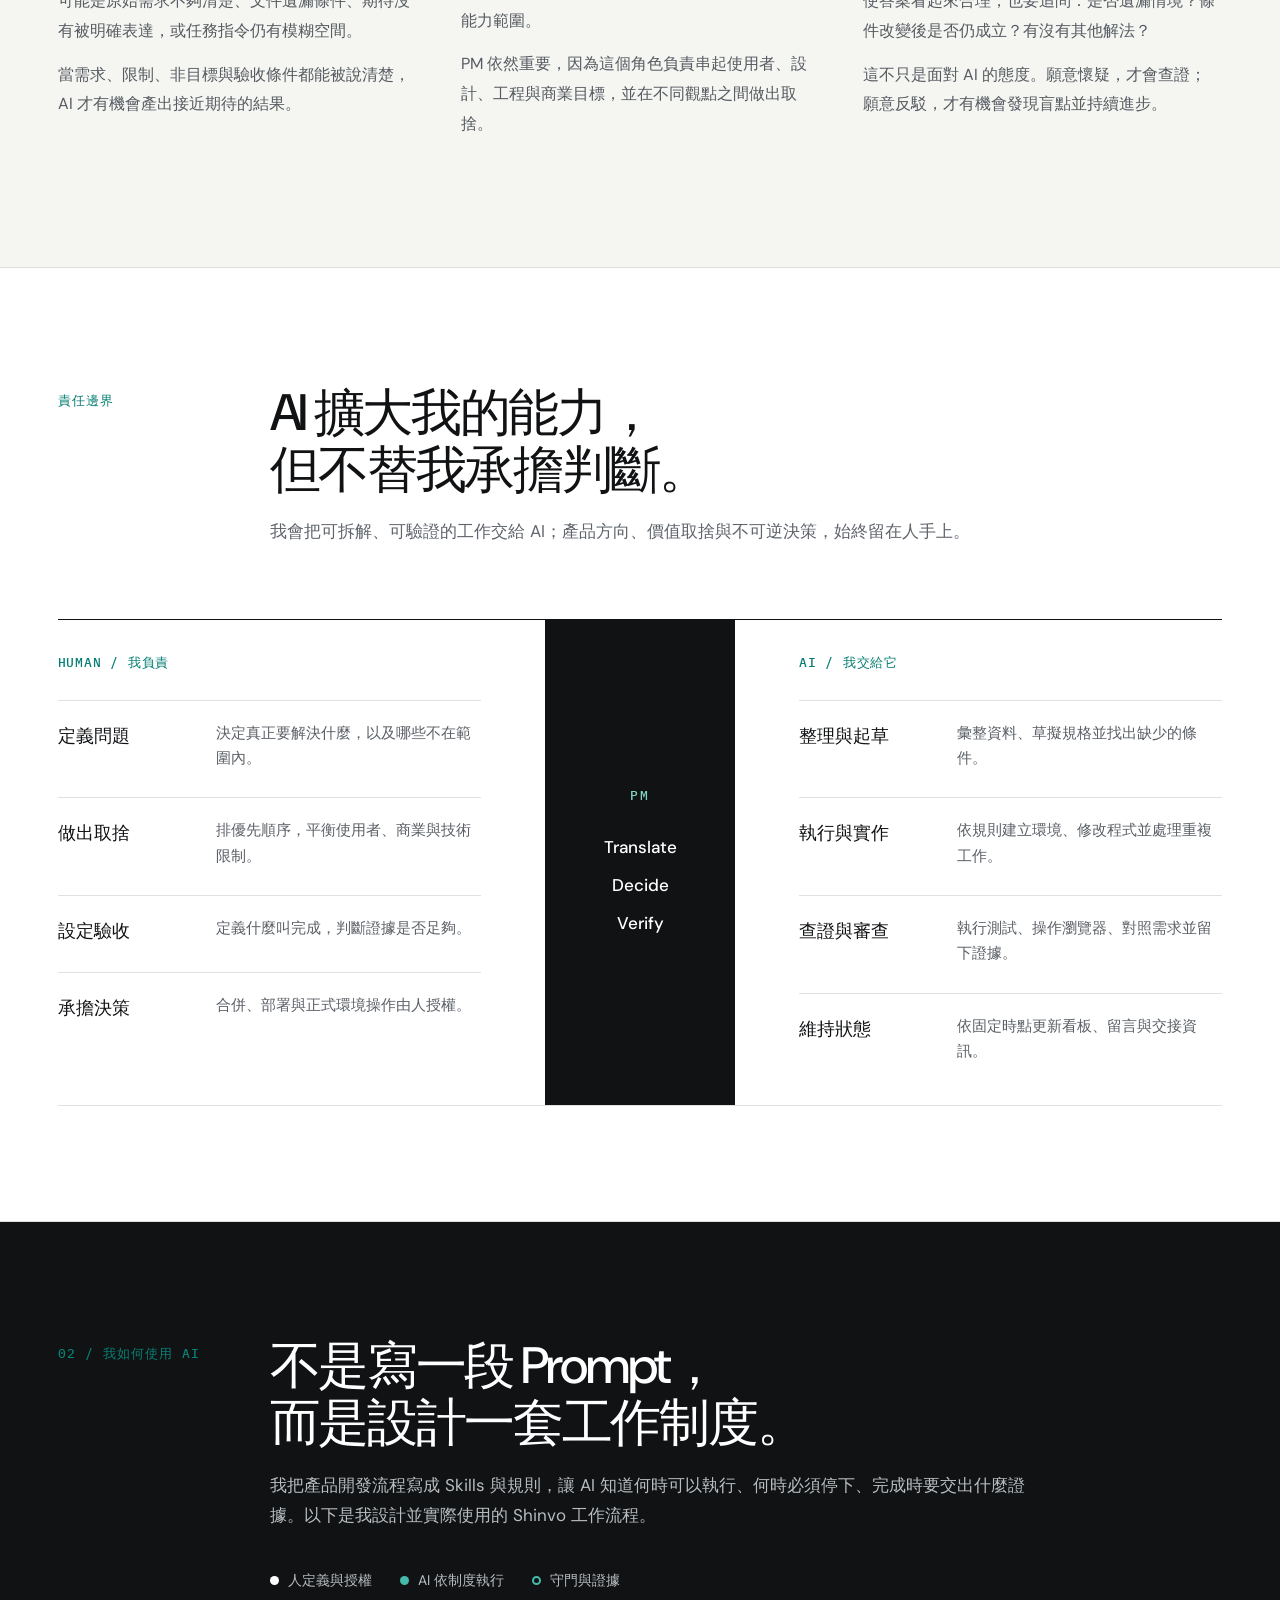
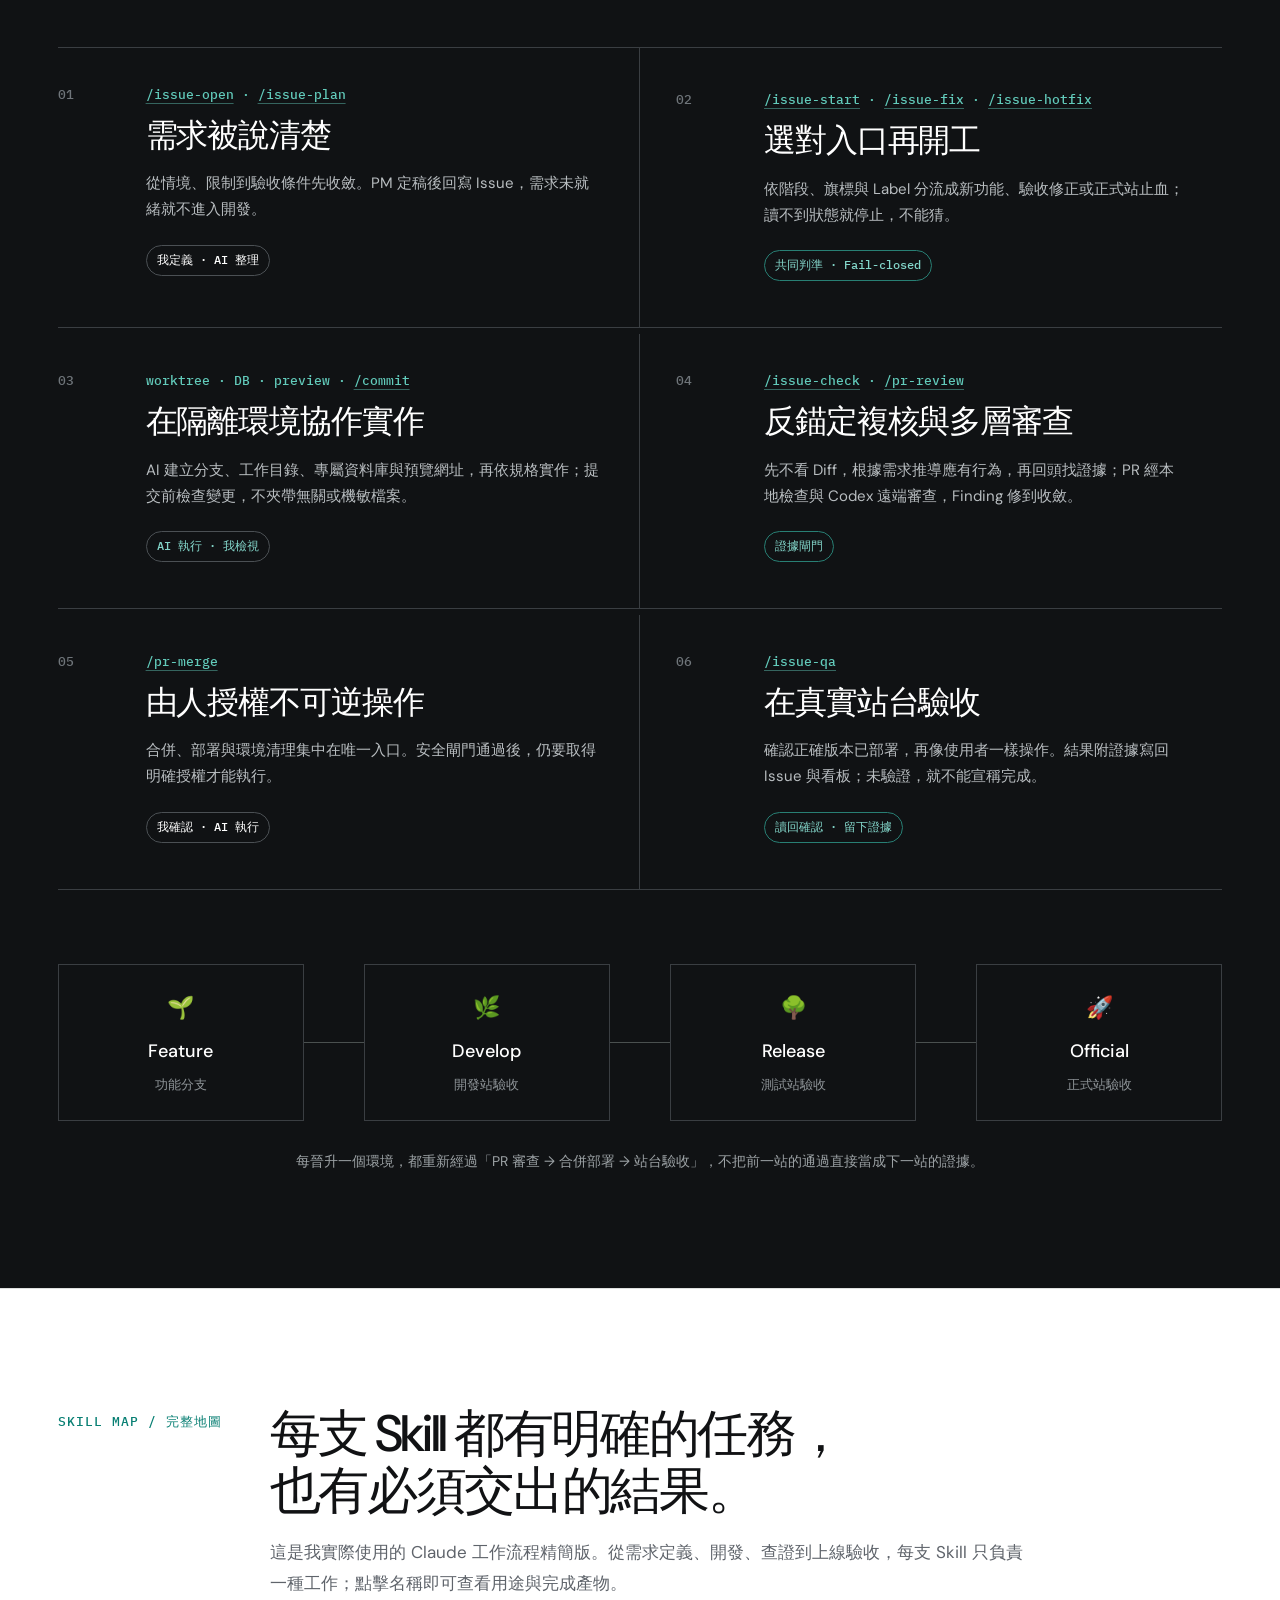
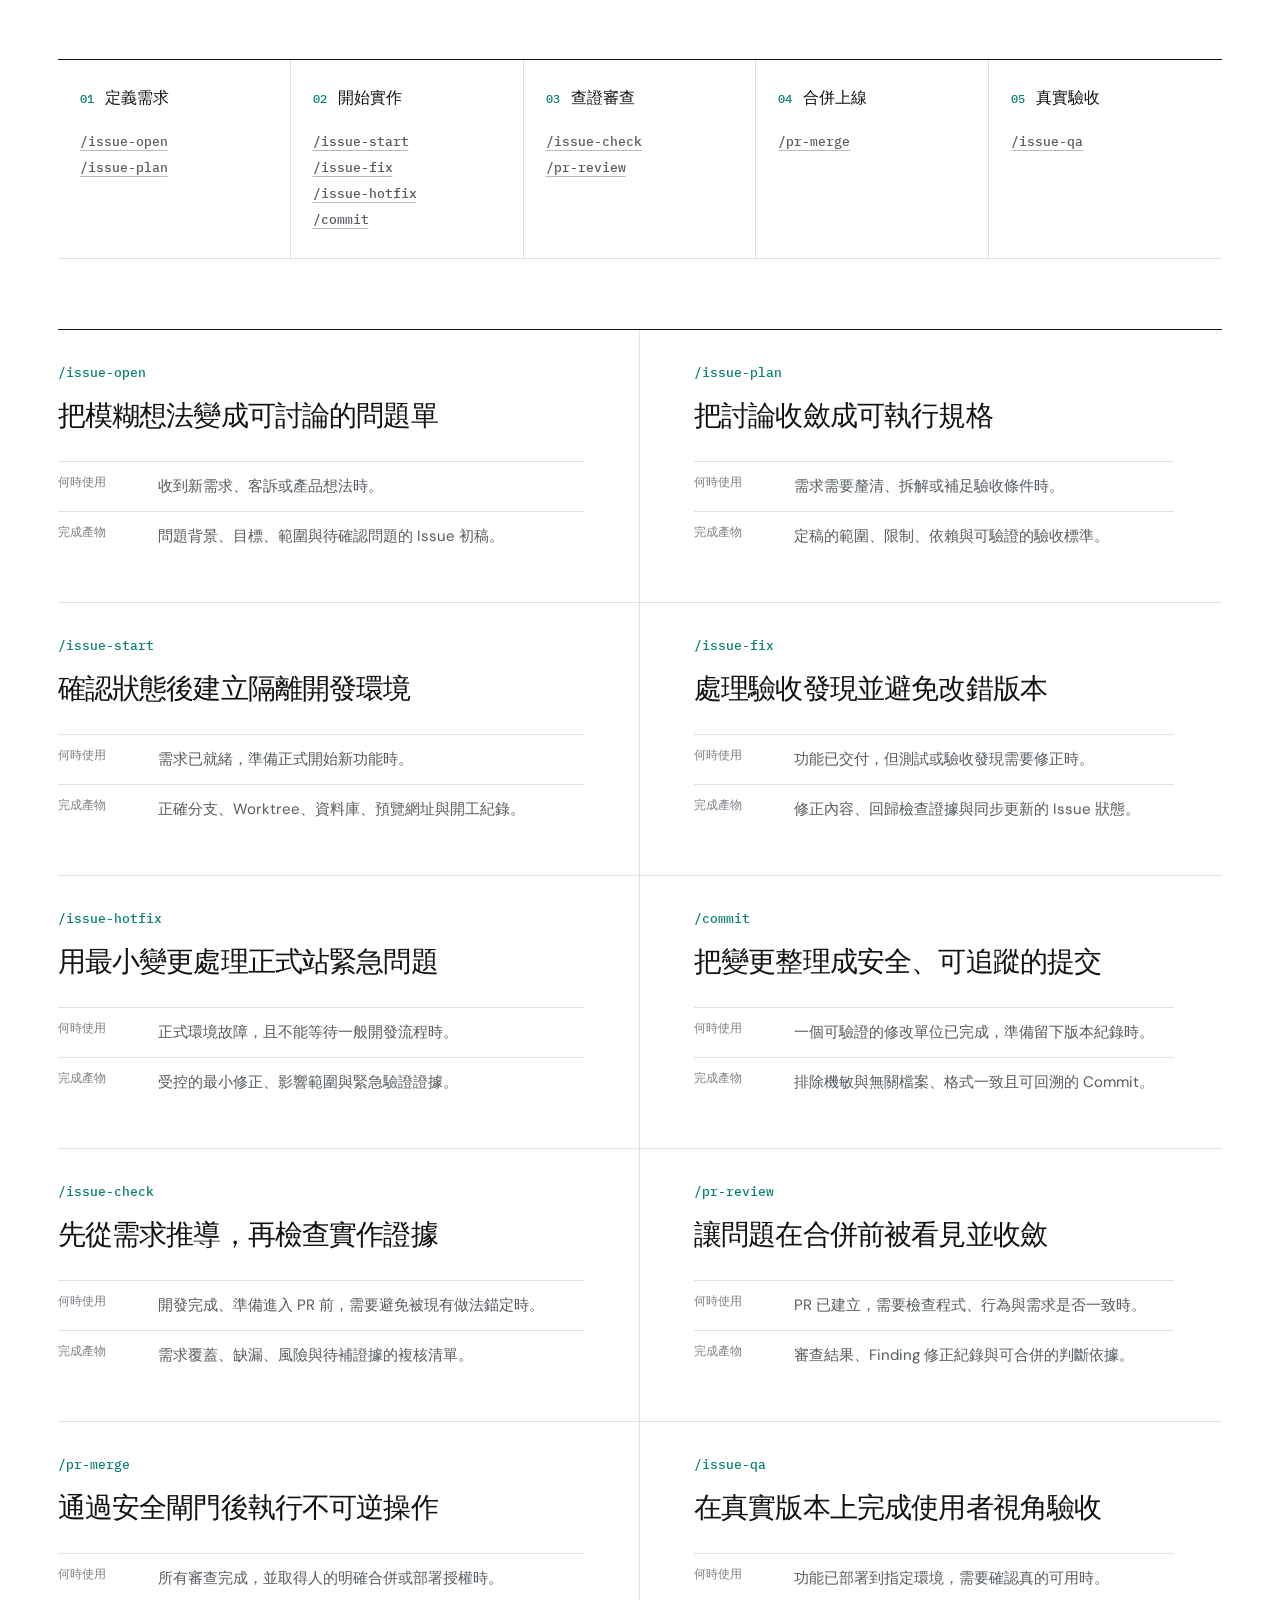
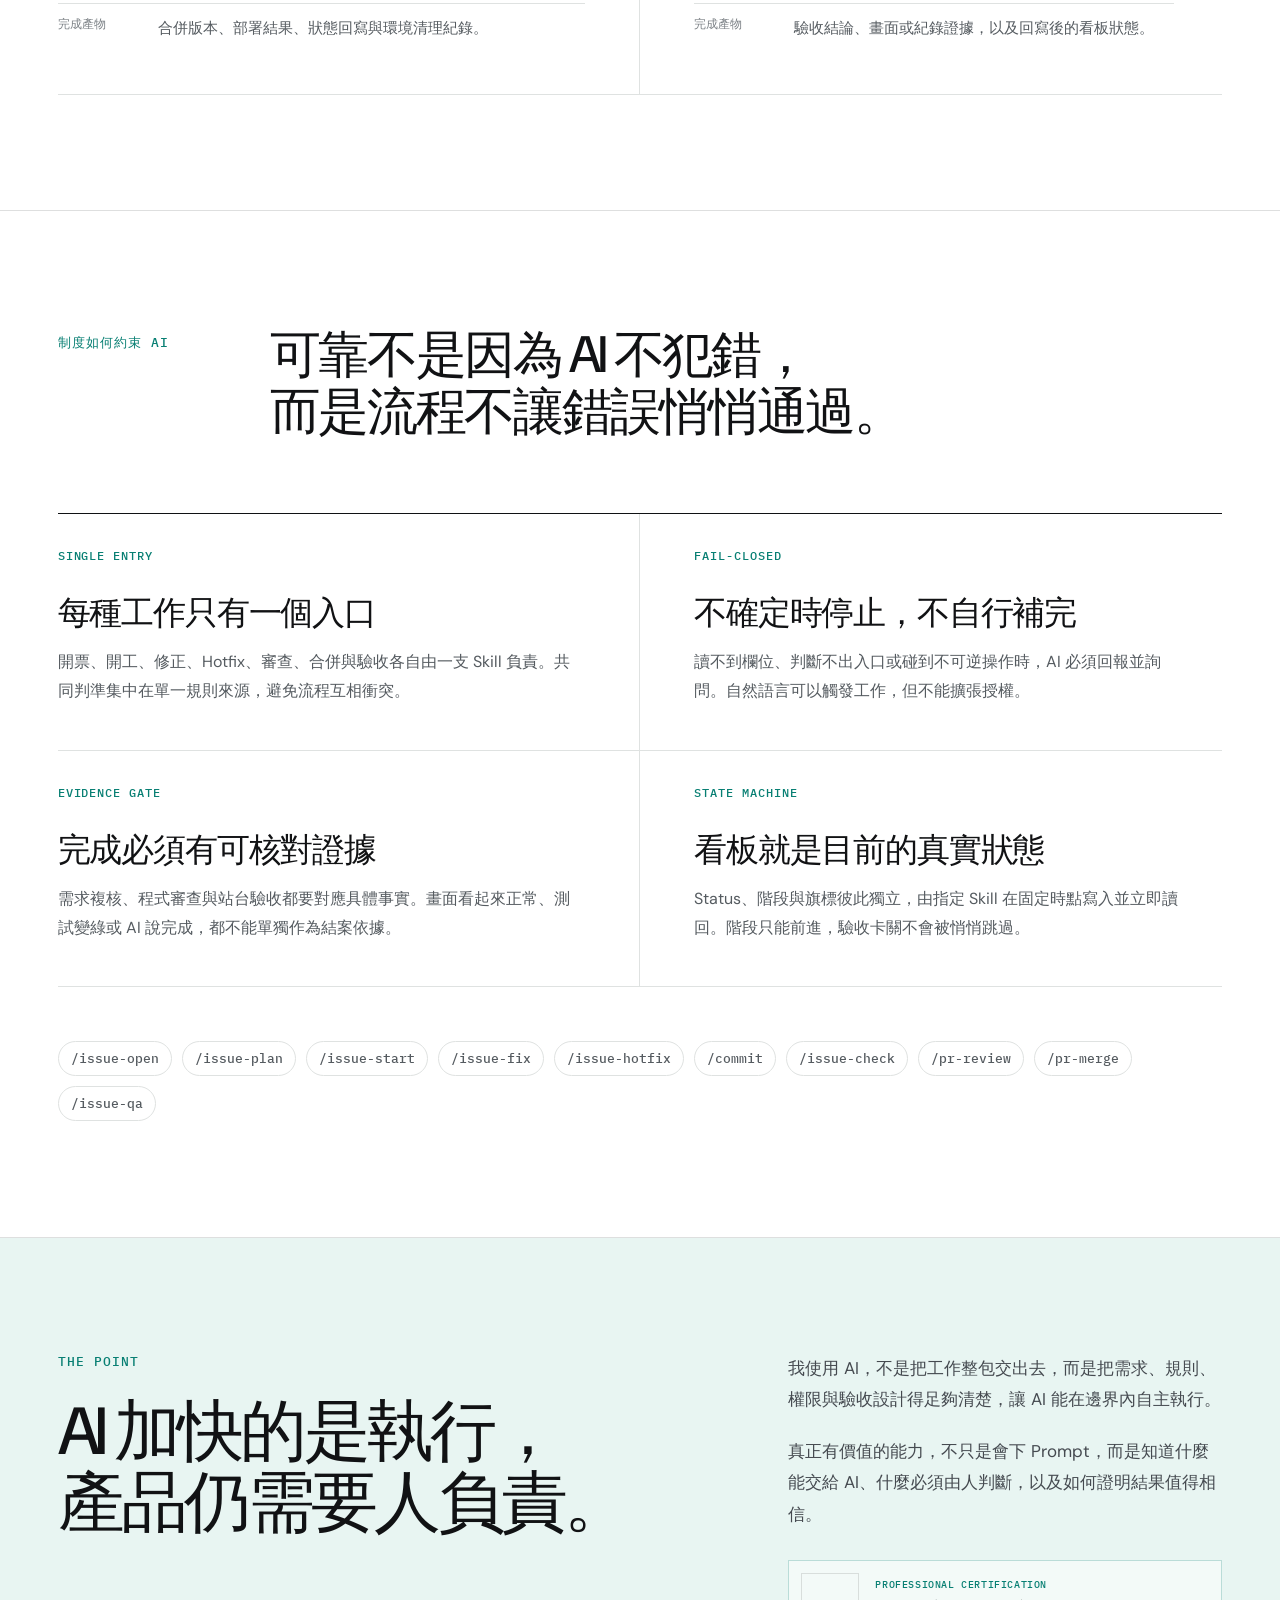
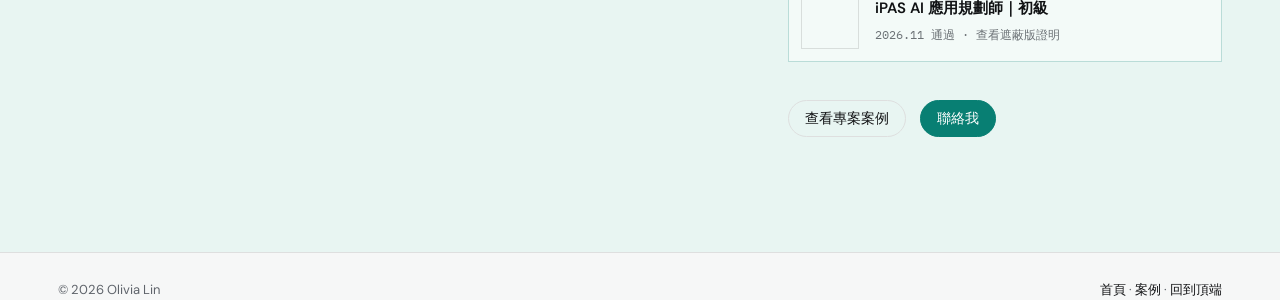
<file: strengths.html>
<!doctype html>
<html lang="zh-Hant"><head><meta charset="utf-8"><meta http-equiv="refresh" content="0; url=ai-workflow.html"><link rel="canonical" href="ai-workflow.html"><title>轉址中…</title></head><body><p>此頁已併入新版履歷，<a href="ai-workflow.html">點此前往</a>。</p></body></html>
</file>
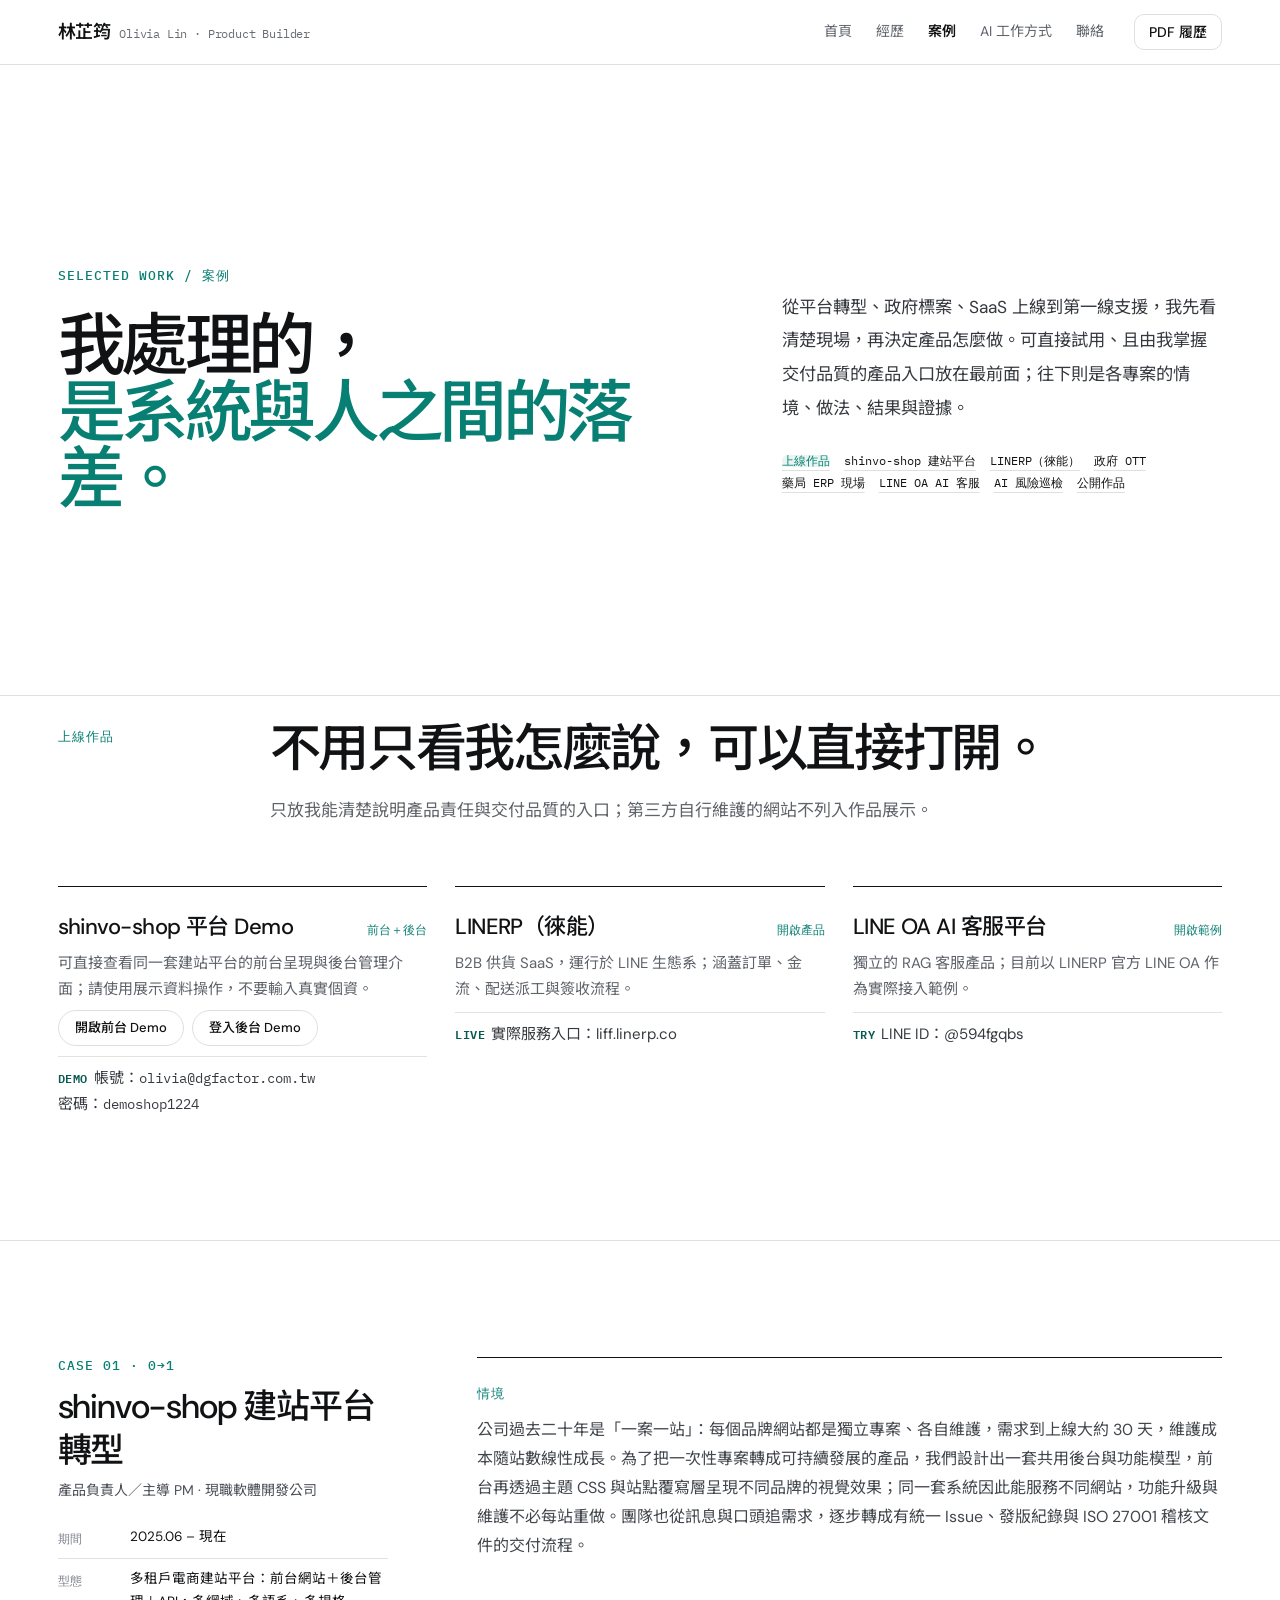
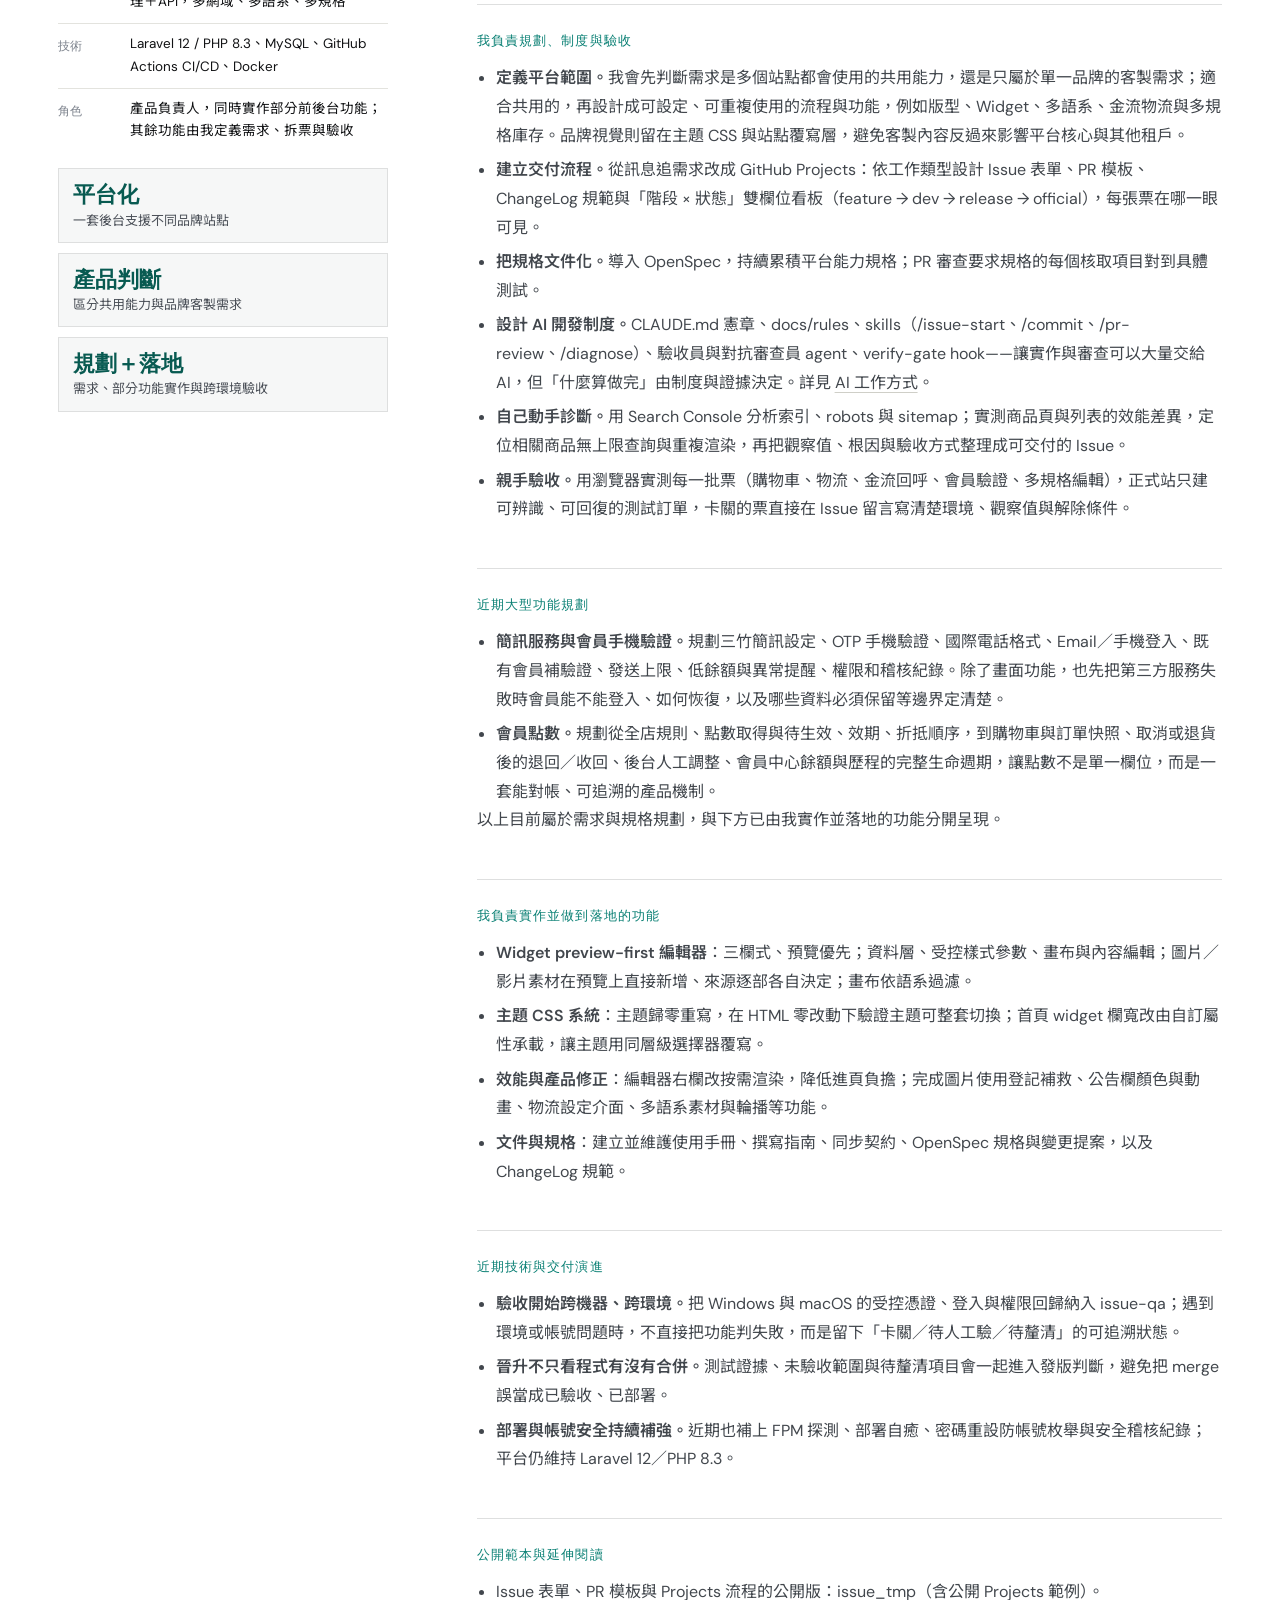
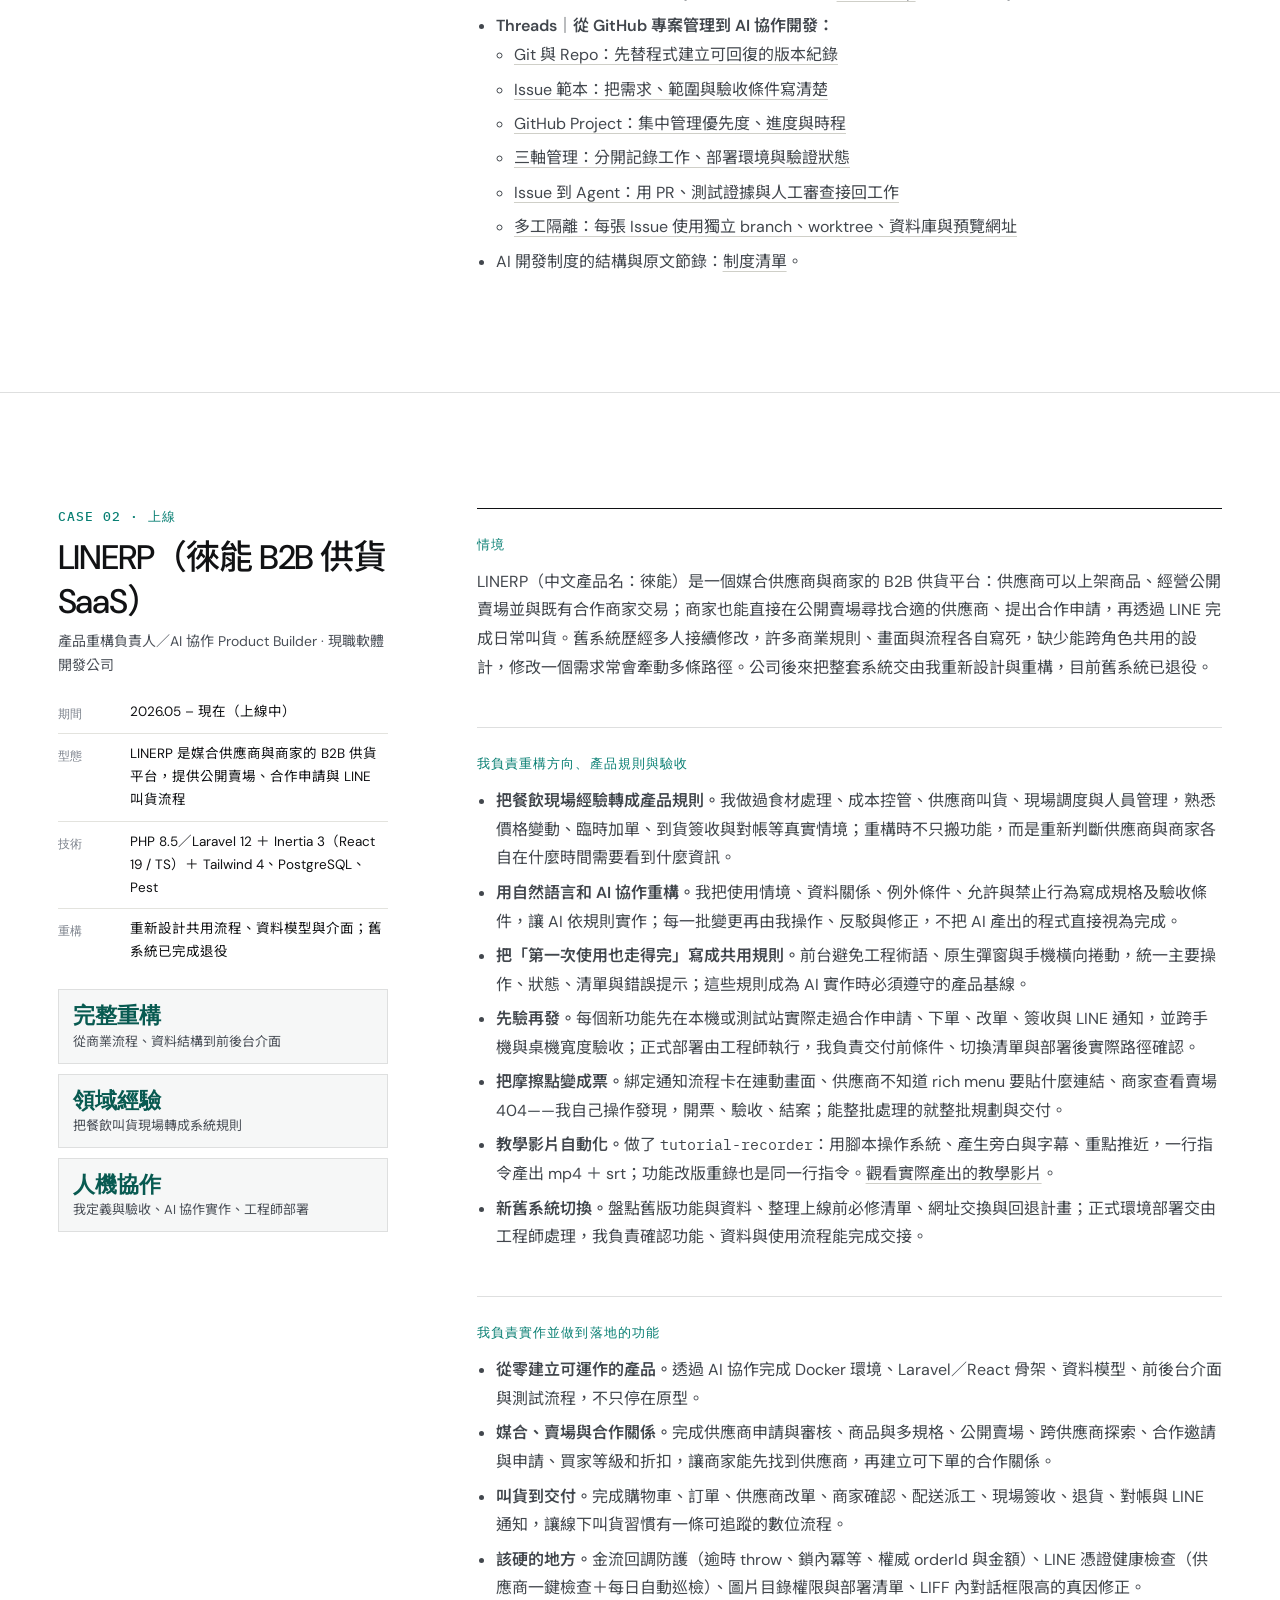
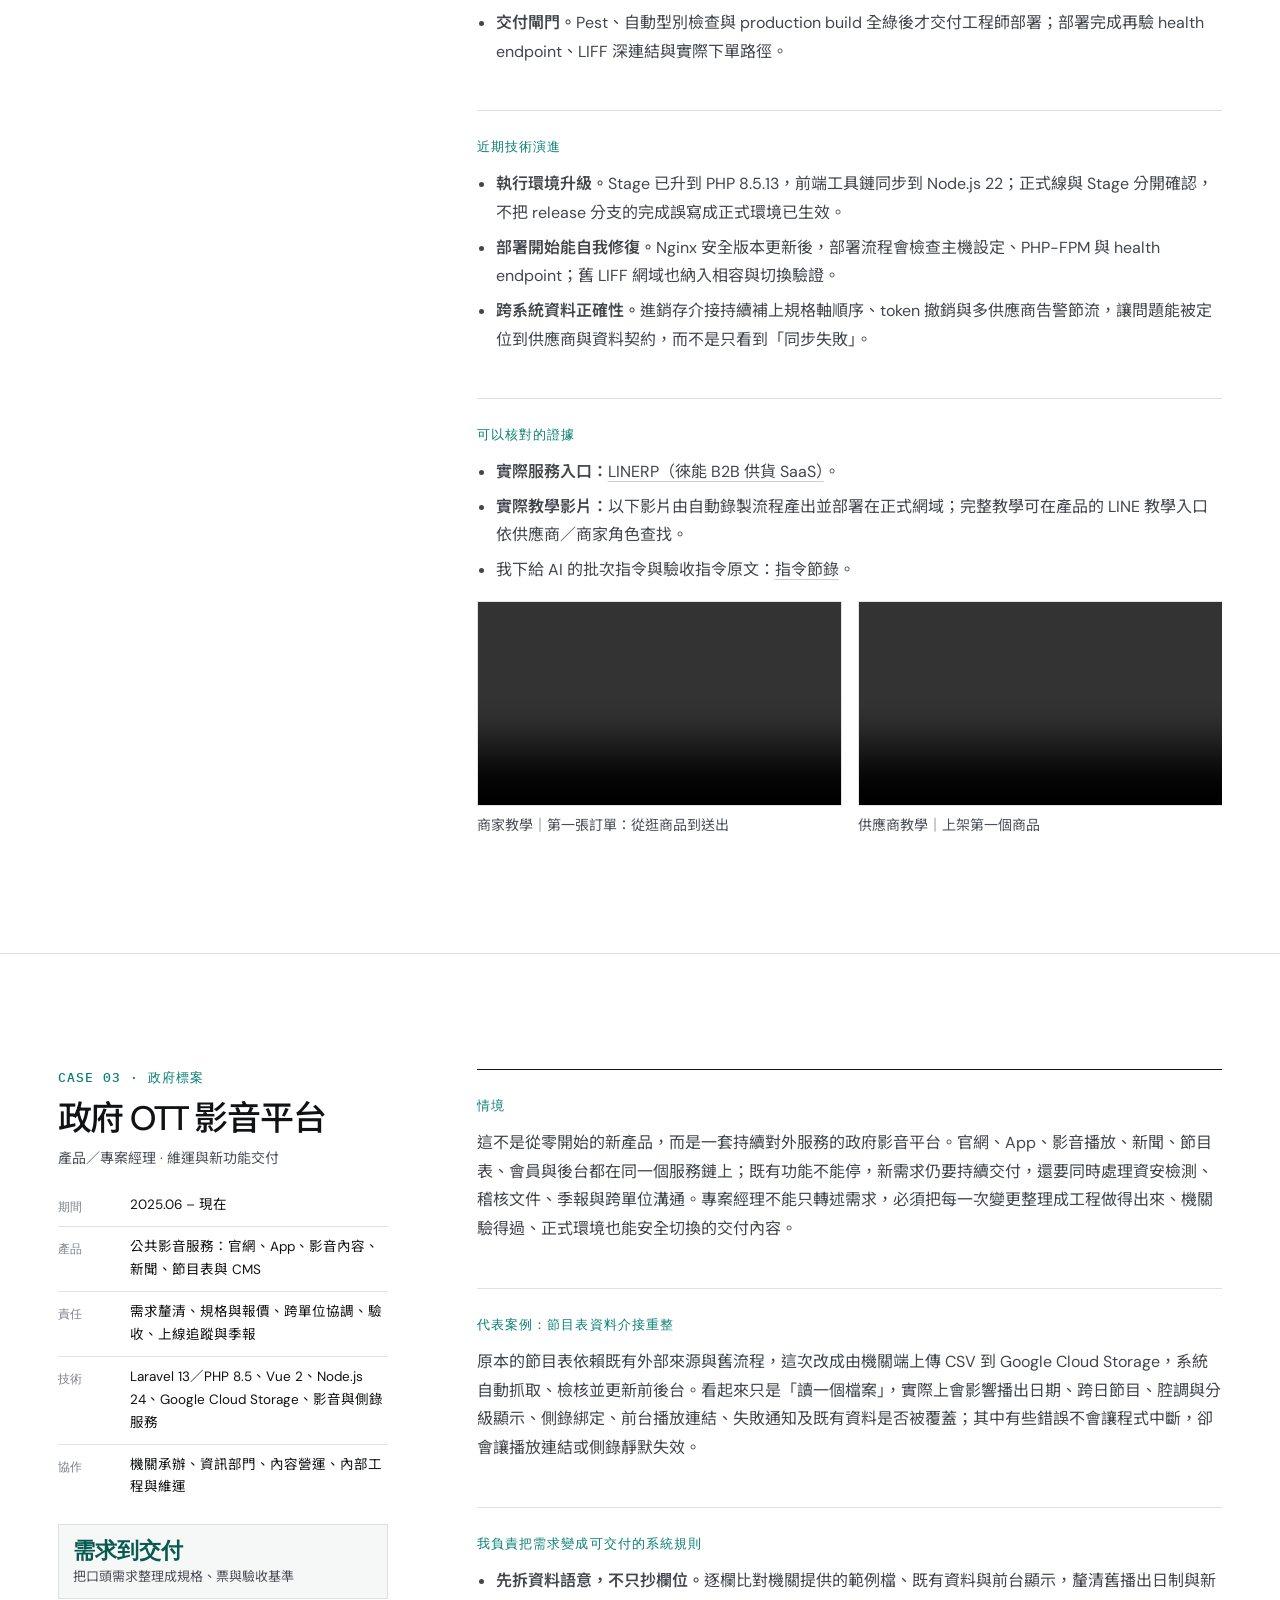
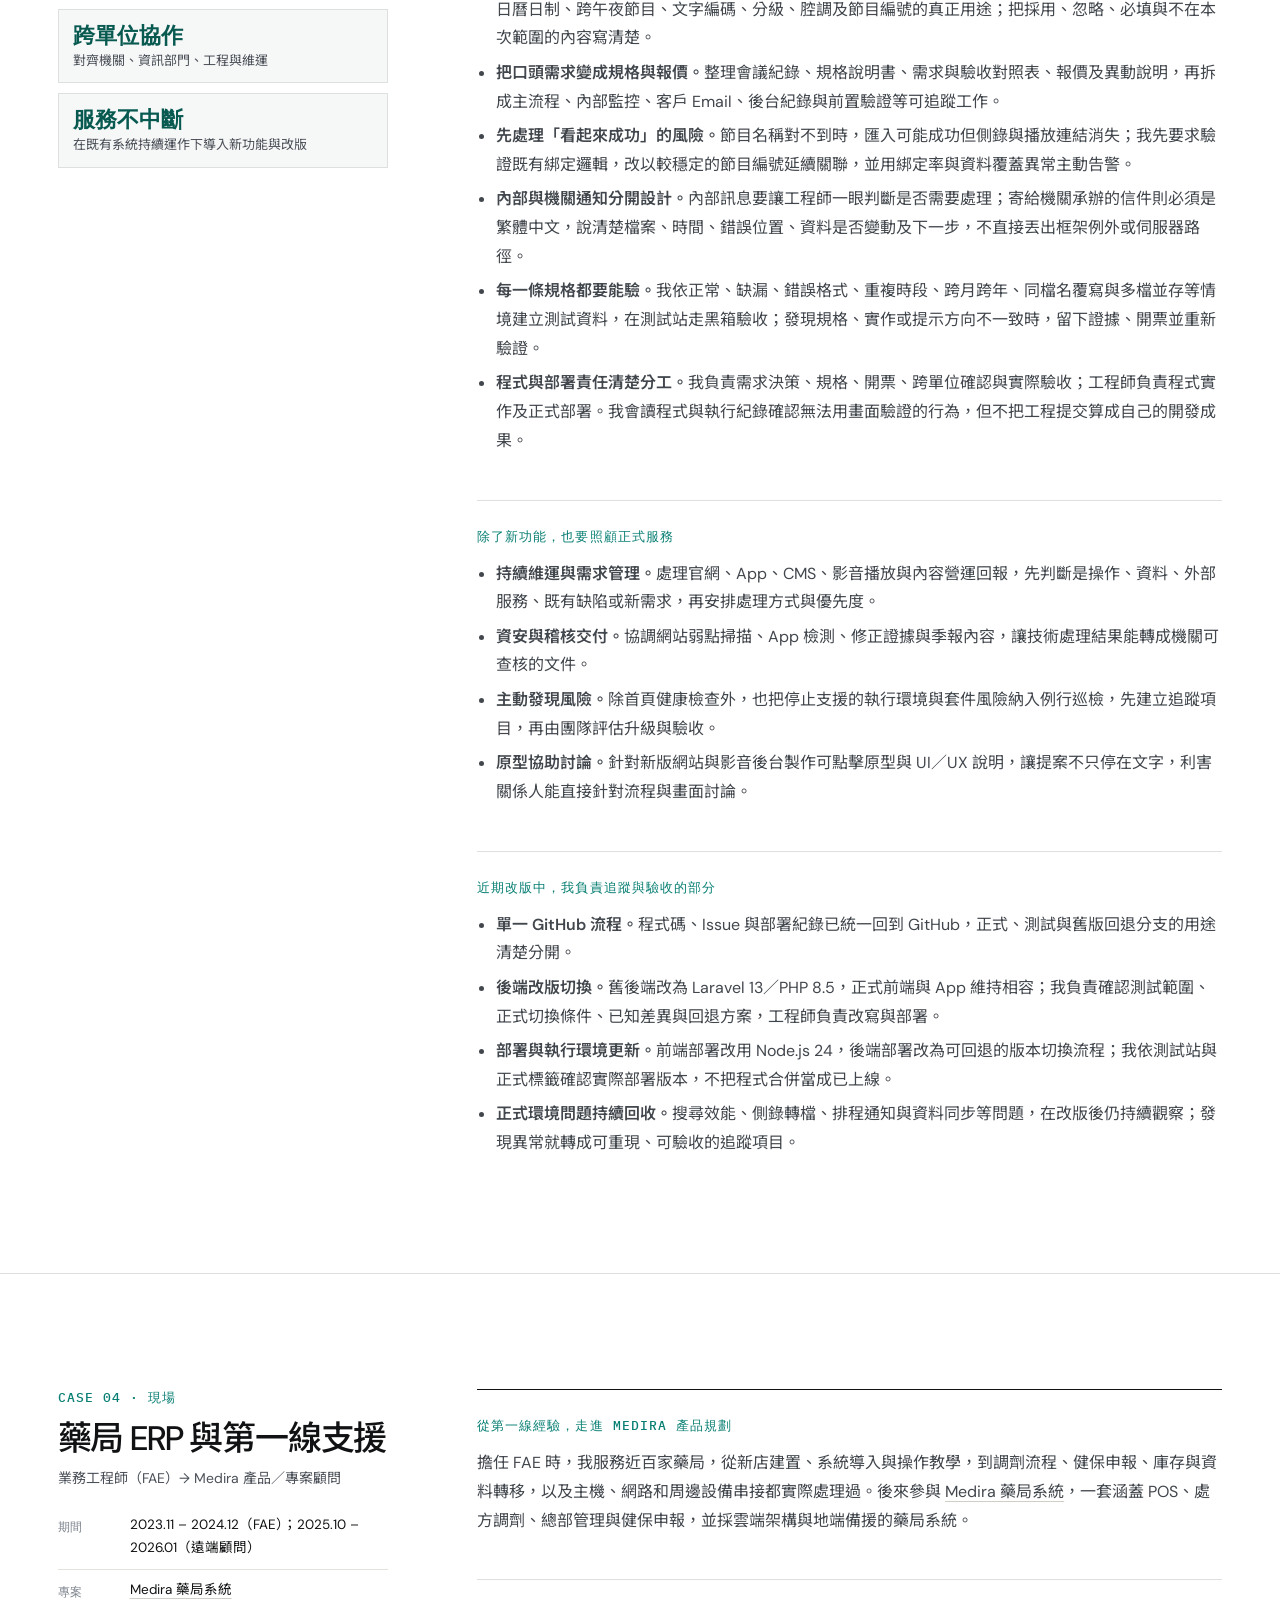
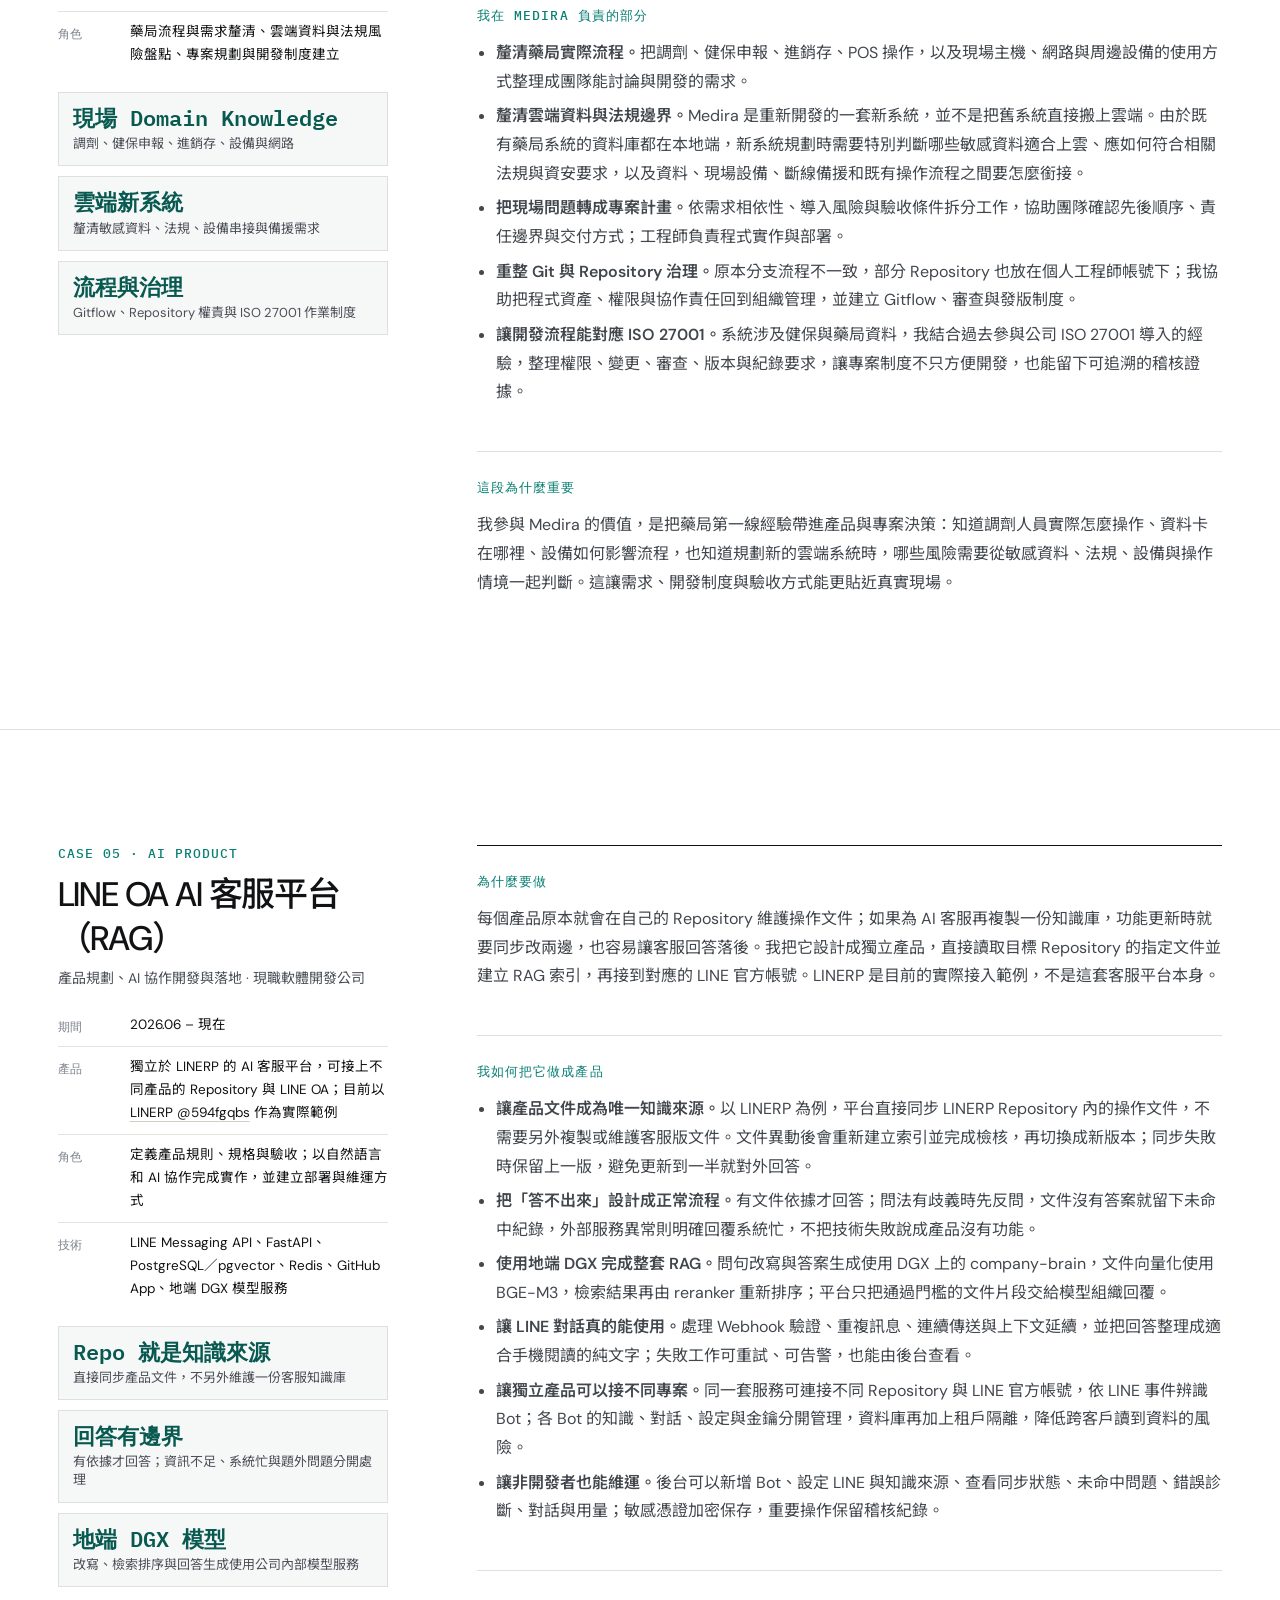
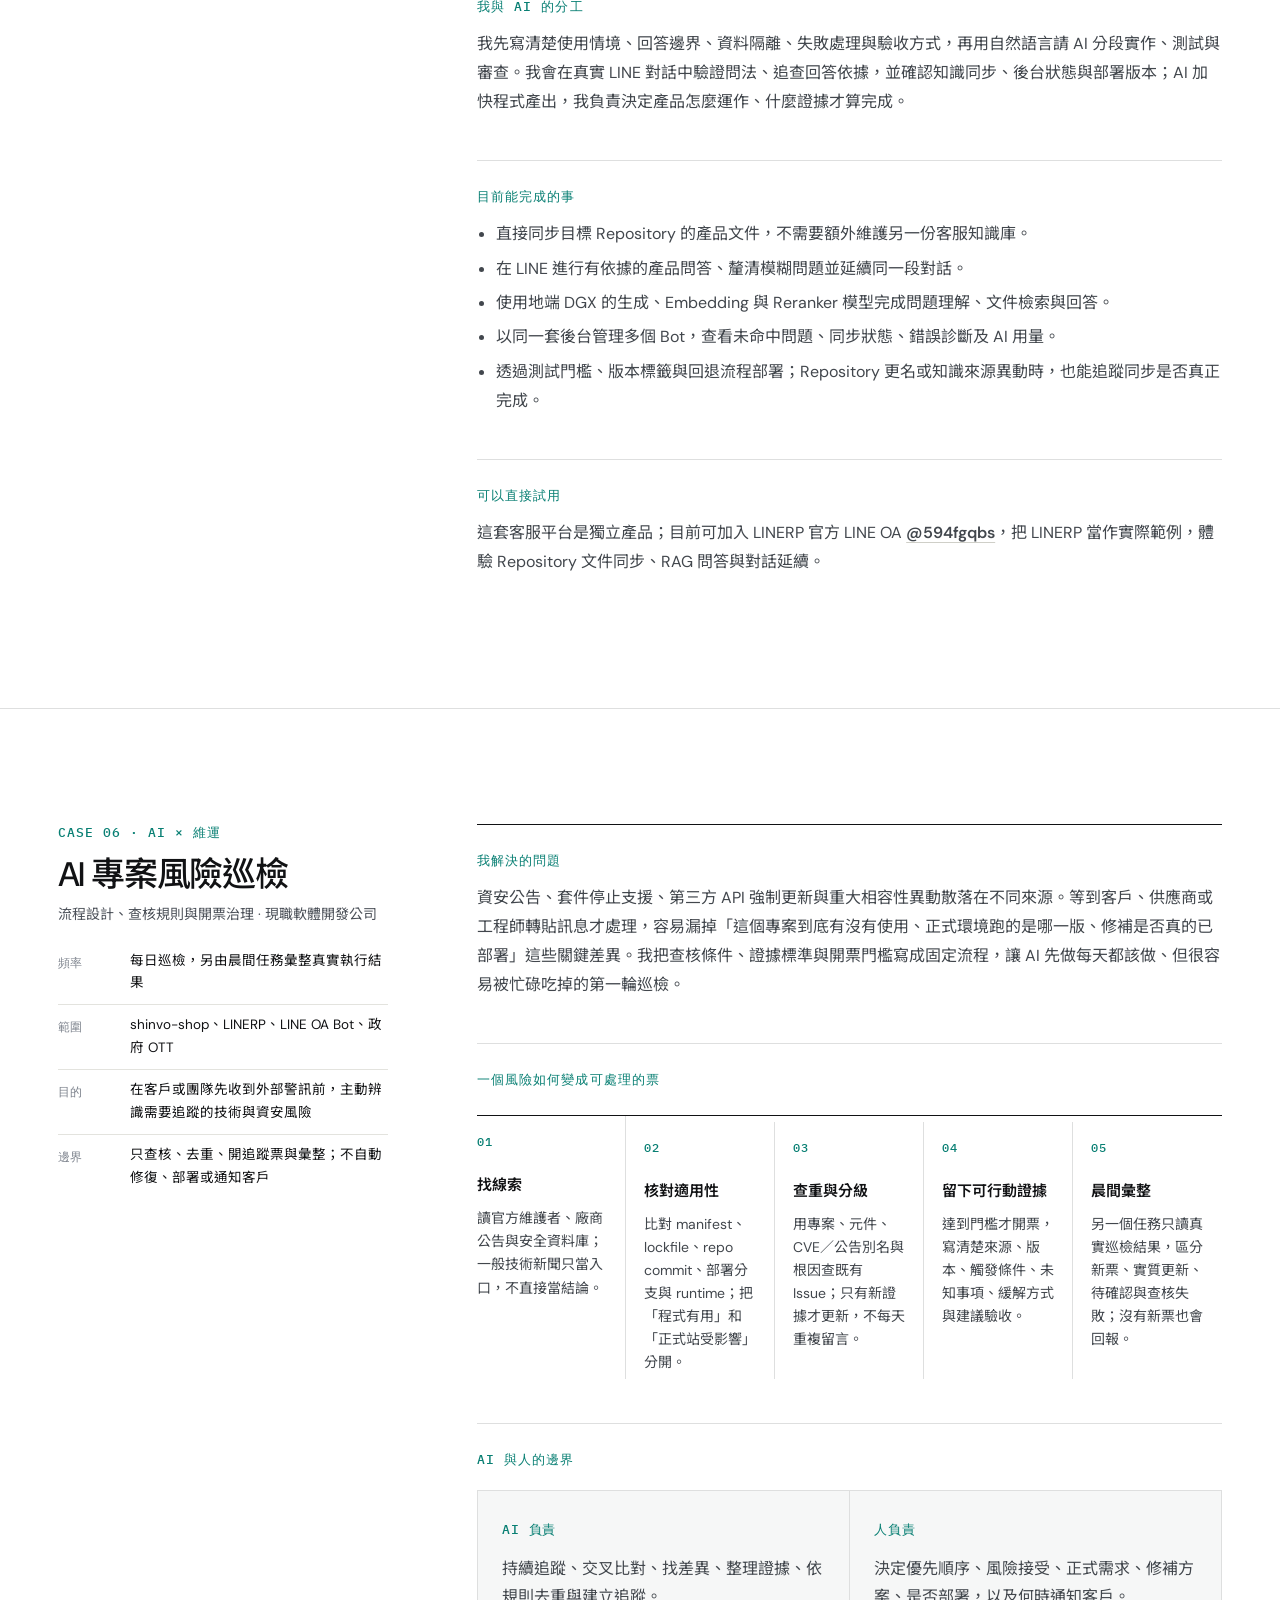
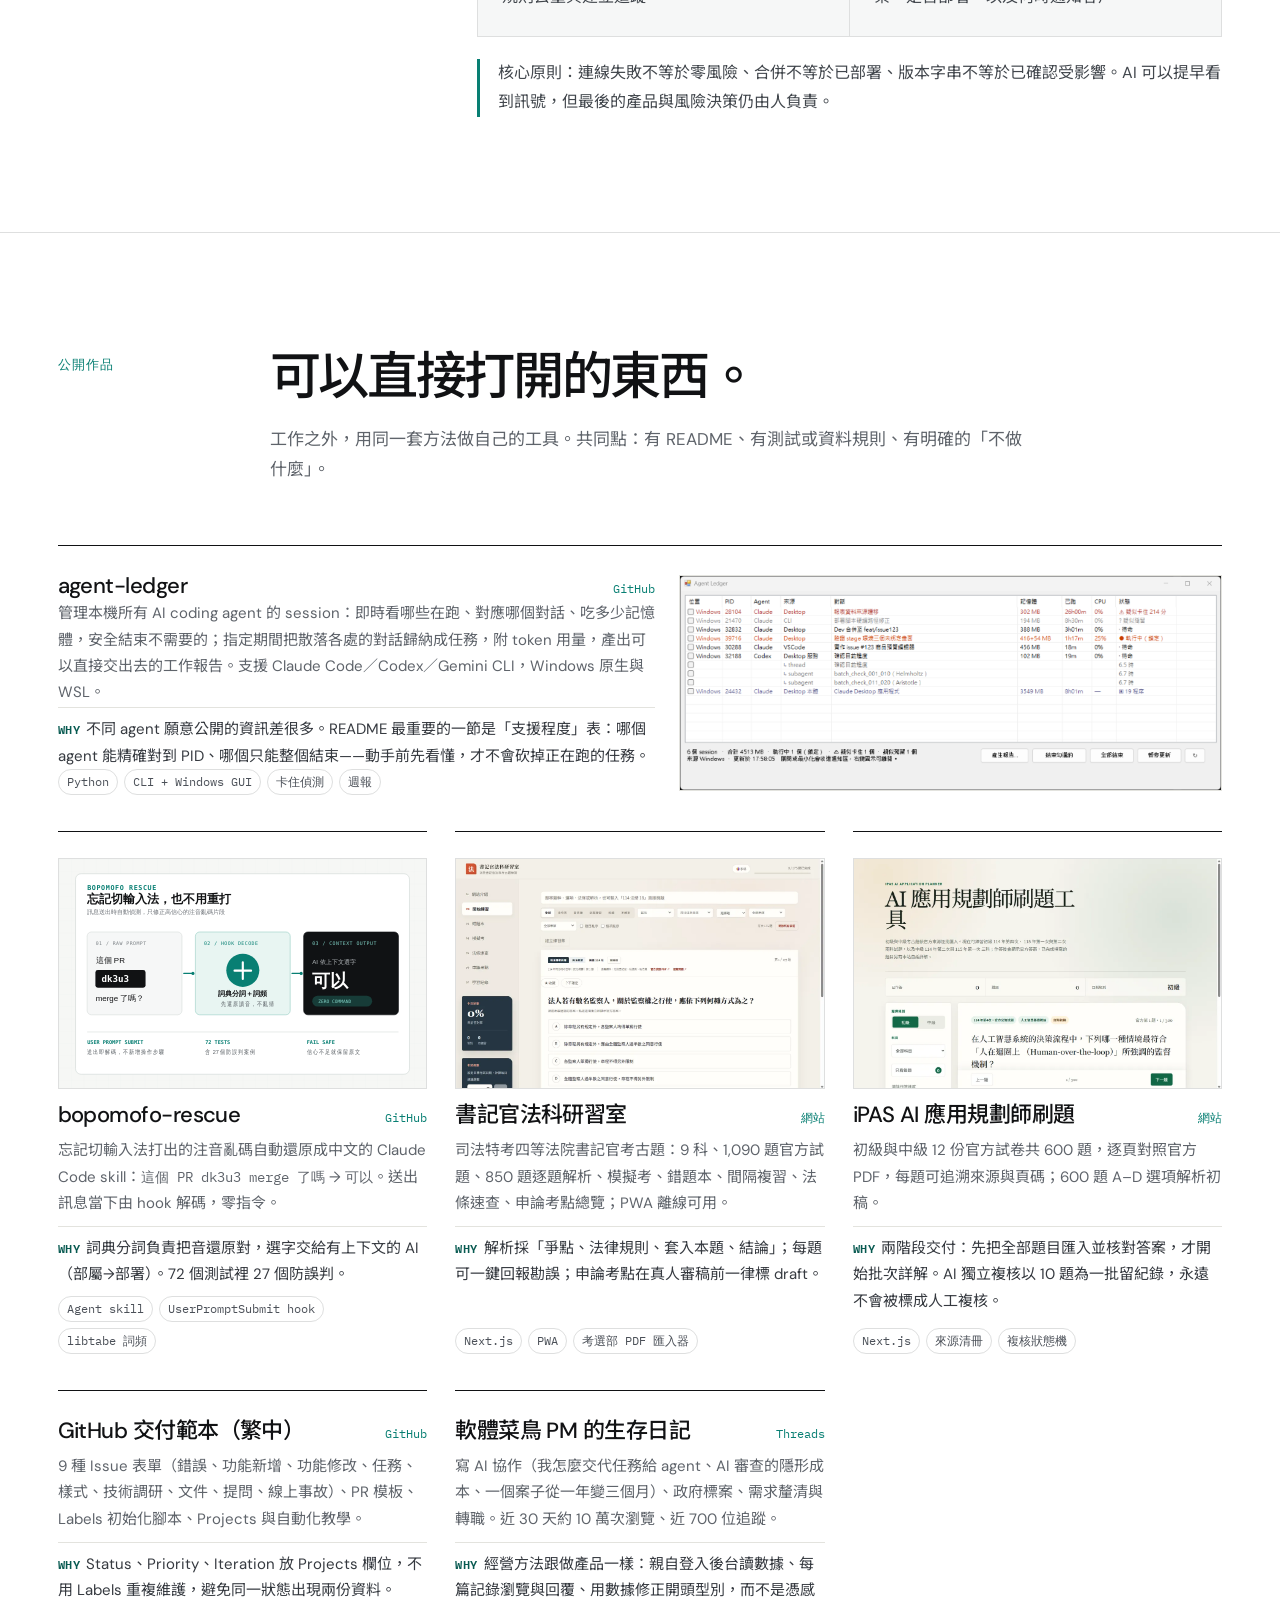
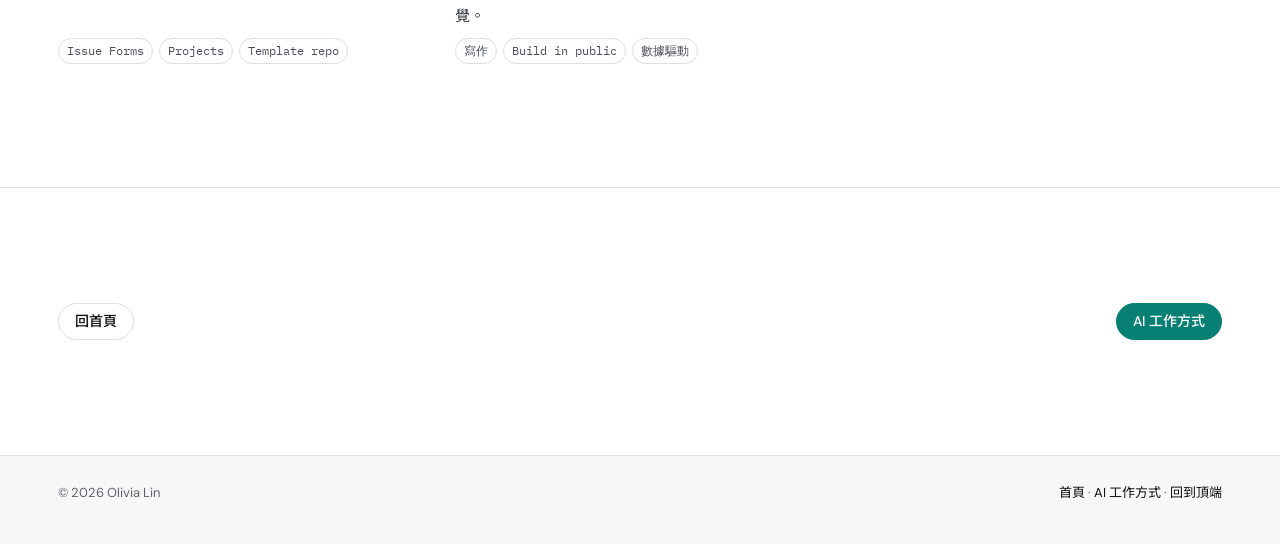
<file: work.html>
<!doctype html>
<html lang="zh-Hant" data-theme="light">
<head>
  <meta charset="utf-8">
  <meta name="viewport" content="width=device-width, initial-scale=1">
  <title>案例｜林芷筠 Olivia Lin</title>
  <meta name="description" content="林芷筠的產品與專案案例：shinvo-shop 建站平台、LINERP（徠能 B2B 供貨 SaaS）、政府 OTT、LINE OA AI 客服，以及用 AI 主動巡檢多專案技術與資安風險的工作方法。">
  <meta name="theme-color" content="#fbfbf9">
  <meta property="og:title" content="案例｜林芷筠 Olivia Lin">
  <meta property="og:description" content="shinvo-shop、LINERP（徠能 B2B 供貨 SaaS）、政府 OTT、LINE OA AI 客服，以及 AI 專案風險巡檢的實際產品工作。">
  <meta property="og:type" content="article">
  <link rel="icon" href="favicon.svg" type="image/svg+xml">
  <link rel="preconnect" href="https://fonts.googleapis.com">
  <link rel="preconnect" href="https://fonts.gstatic.com" crossorigin>
  <link href="https://fonts.googleapis.com/css2?family=DM+Sans:wght@400;500;600&amp;family=IBM+Plex+Mono:wght@400;500&amp;family=Noto+Sans+TC:wght@400;500;600;700&amp;display=swap" rel="stylesheet">
  <link rel="stylesheet" href="styles.css?v=8">
  <link rel="stylesheet" href="inner-pages.css?v=7">
  <link rel="stylesheet" href="site-header.css?v=4">
  <script src="site-header.js?v=4" defer></script>
  <script src="script.js?v=4" defer></script>
</head>
<body class="inner-page work-page">
<a class="skip-link" href="#main">跳到主要內容</a>

<header class="global-header" data-site-header data-current="work"></header>

<main id="main">
  <section class="hero detail-hero work-hero">
    <div class="container">
      <div class="detail-hero-title">
        <p class="eyebrow">Selected Work / 案例</p>
        <h1>我處理的，<br><em>是系統與人之間的落差。</em></h1>
      </div>
      <div class="detail-hero-copy">
        <p class="lead">從平台轉型、政府標案、SaaS 上線到第一線支援，我先看清楚現場，再決定產品怎麼做。可直接試用、且由我掌握交付品質的產品入口放在最前面；往下則是各專案的情境、做法、結果與證據。</p>
        <ul class="chips hero-index">
          <li class="chip accent"><a href="#live-work">上線作品</a></li>
          <li class="chip"><a href="#case-cms">shinvo-shop 建站平台</a></li>
          <li class="chip"><a href="#case-b2b">LINERP（徠能）</a></li>
          <li class="chip"><a href="#case-ott">政府 OTT</a></li>
          <li class="chip"><a href="#case-erp">藥局 ERP 現場</a></li>
          <li class="chip"><a href="#case-bot">LINE OA AI 客服</a></li>
          <li class="chip"><a href="#case-risk-watch">AI 風險巡檢</a></li>
          <li class="chip"><a href="#public">公開作品</a></li>
        </ul>
      </div>
    </div>
  </section>

  <!-- ================================================================ LIVE WORK -->
  <section class="section" id="live-work" style="padding-top:24px">
    <div class="container">
      <div class="section-head">
        <div class="index">上線作品</div>
        <div>
          <h2>不用只看我怎麼說，可以直接打開。</h2>
          <p class="desc">只放我能清楚說明產品責任與交付品質的入口；第三方自行維護的網站不列入作品展示。</p>
        </div>
      </div>
      <div class="project-grid">
        <article class="project">
          <div class="top"><h3>shinvo-shop 平台 Demo</h3><span class="ext">前台＋後台</span></div>
          <p>可直接查看同一套建站平台的前台呈現與後台管理介面；請使用展示資料操作，不要輸入真實個資。</p>
          <div style="display:flex;flex-wrap:wrap;gap:8px;margin-top:auto">
            <a class="btn btn-sm" href="https://demo.cm12.dgfactor.com/zh_TW" target="_blank" rel="noreferrer">開啟前台 Demo</a>
            <a class="btn btn-sm" href="https://demoadm.cm12.dgfactor.com/login" target="_blank" rel="noreferrer">登入後台 Demo</a>
          </div>
          <p class="why"><b>DEMO</b>帳號：<code>olivia@dgfactor.com.tw</code><br>密碼：<code>demoshop1224</code></p>
        </article>
        <a class="project" href="https://liff.linerp.co" target="_blank" rel="noreferrer">
          <div class="top"><h3>LINERP（徠能）</h3><span class="ext">開啟產品</span></div>
          <p>B2B 供貨 SaaS，運行於 LINE 生態系；涵蓋訂單、金流、配送派工與簽收流程。</p>
          <p class="why"><b>LIVE</b>實際服務入口：liff.linerp.co</p>
        </a>
        <a class="project" href="https://line.me/R/ti/p/@594fgqbs" target="_blank" rel="noreferrer">
          <div class="top"><h3>LINE OA AI 客服平台</h3><span class="ext">開啟範例</span></div>
          <p>獨立的 RAG 客服產品；目前以 LINERP 官方 LINE OA 作為實際接入範例。</p>
          <p class="why"><b>TRY</b>LINE ID：@594fgqbs</p>
        </a>
      </div>
    </div>
  </section>

  <!-- ================================================================ CASE 01 -->
  <section class="section" id="case-cms">
    <div class="container case-detail">
      <div class="grid">
        <aside class="aside">
          <div class="index eyebrow">CASE 01 · 0→1</div>
          <h3>shinvo-shop 建站平台轉型</h3>
          <p class="muted small">產品負責人／主導 PM · 現職軟體開發公司</p>
          <ul class="kv">
            <li><span class="k">期間</span><span>2025.06 – 現在</span></li>
            <li><span class="k">型態</span><span>多租戶電商建站平台：前台網站＋後台管理＋API，多網域、多語系、多規格</span></li>
            <li><span class="k">技術</span><span>Laravel 12 / PHP 8.3、MySQL、GitHub Actions CI/CD、Docker</span></li>
            <li><span class="k">角色</span><span>產品負責人，同時實作部分前後台功能；其餘功能由我定義需求、拆票與驗收</span></li>
          </ul>
          <div class="result-grid" style="grid-template-columns:1fr;margin-top:16px">
            <div class="r"><div class="v">平台化</div><div class="l">一套後台支援不同品牌站點</div></div>
            <div class="r"><div class="v">產品判斷</div><div class="l">區分共用能力與品牌客製需求</div></div>
            <div class="r"><div class="v">規劃＋落地</div><div class="l">需求、部分功能實作與跨環境驗收</div></div>
          </div>
        </aside>
        <div>
          <div class="block">
            <h4>情境</h4>
            <p>公司過去二十年是「一案一站」：每個品牌網站都是獨立專案、各自維護，需求到上線大約 30 天，維護成本隨站數線性成長。為了把一次性專案轉成可持續發展的產品，我們設計出一套共用後台與功能模型，前台再透過主題 CSS 與站點覆寫層呈現不同品牌的視覺效果；同一套系統因此能服務不同網站，功能升級與維護不必每站重做。團隊也從訊息與口頭追需求，逐步轉成有統一 Issue、發版紀錄與 ISO 27001 稽核文件的交付流程。</p>
          </div>
          <div class="block">
            <h4>我負責規劃、制度與驗收</h4>
            <ul>
              <li><strong>定義平台範圍。</strong>我會先判斷需求是多個站點都會使用的共用能力，還是只屬於單一品牌的客製需求；適合共用的，再設計成可設定、可重複使用的流程與功能，例如版型、Widget、多語系、金流物流與多規格庫存。品牌視覺則留在主題 CSS 與站點覆寫層，避免客製內容反過來影響平台核心與其他租戶。</li>
              <li><strong>建立交付流程。</strong>從訊息追需求改成 GitHub Projects：依工作類型設計 Issue 表單、PR 模板、ChangeLog 規範與「階段 × 狀態」雙欄位看板（feature → dev → release → official），每張票在哪一眼可見。</li>
              <li><strong>把規格文件化。</strong>導入 OpenSpec，持續累積平台能力規格；PR 審查要求規格的每個核取項目對到具體測試。</li>
              <li><strong>設計 AI 開發制度。</strong>CLAUDE.md 憲章、docs/rules、skills（/issue-start、/commit、/pr-review、/diagnose）、驗收員與對抗審查員 agent、verify-gate hook——讓實作與審查可以大量交給 AI，但「什麼算做完」由制度與證據決定。詳見 <a href="ai-workflow.html">AI 工作方式</a>。</li>
              <li><strong>自己動手診斷。</strong>用 Search Console 分析索引、robots 與 sitemap；實測商品頁與列表的效能差異，定位相關商品無上限查詢與重複渲染，再把觀察值、根因與驗收方式整理成可交付的 Issue。</li>
              <li><strong>親手驗收。</strong>用瀏覽器實測每一批票（購物車、物流、金流回呼、會員驗證、多規格編輯），正式站只建可辨識、可回復的測試訂單，卡關的票直接在 Issue 留言寫清楚環境、觀察值與解除條件。</li>
            </ul>
          </div>
          <div class="block">
            <h4>近期大型功能規劃</h4>
            <ul>
              <li><strong>簡訊服務與會員手機驗證。</strong>規劃三竹簡訊設定、OTP 手機驗證、國際電話格式、Email／手機登入、既有會員補驗證、發送上限、低餘額與異常提醒、權限和稽核紀錄。除了畫面功能，也先把第三方服務失敗時會員能不能登入、如何恢復，以及哪些資料必須保留等邊界定清楚。</li>
              <li><strong>會員點數。</strong>規劃從全店規則、點數取得與待生效、效期、折抵順序，到購物車與訂單快照、取消或退貨後的退回／收回、後台人工調整、會員中心餘額與歷程的完整生命週期，讓點數不是單一欄位，而是一套能對帳、可追溯的產品機制。</li>
            </ul>
            <p class="muted small">以上目前屬於需求與規格規劃，與下方已由我實作並落地的功能分開呈現。</p>
          </div>
          <div class="block">
            <h4>我負責實作並做到落地的功能</h4>
            <ul>
              <li><strong>Widget preview-first 編輯器</strong>：三欄式、預覽優先；資料層、受控樣式參數、畫布與內容編輯；圖片／影片素材在預覽上直接新增、來源逐部各自決定；畫布依語系過濾。</li>
              <li><strong>主題 CSS 系統</strong>：主題歸零重寫，在 HTML 零改動下驗證主題可整套切換；首頁 widget 欄寬改由自訂屬性承載，讓主題用同層級選擇器覆寫。</li>
              <li><strong>效能與產品修正</strong>：編輯器右欄改按需渲染，降低進頁負擔；完成圖片使用登記補救、公告欄顏色與動畫、物流設定介面、多語系素材與輪播等功能。</li>
              <li><strong>文件與規格</strong>：建立並維護使用手冊、撰寫指南、同步契約、OpenSpec 規格與變更提案，以及 ChangeLog 規範。</li>
            </ul>
          </div>
          <div class="block">
            <h4>近期技術與交付演進</h4>
            <ul>
              <li><strong>驗收開始跨機器、跨環境。</strong>把 Windows 與 macOS 的受控憑證、登入與權限回歸納入 issue-qa；遇到環境或帳號問題時，不直接把功能判失敗，而是留下「卡關／待人工驗／待釐清」的可追溯狀態。</li>
              <li><strong>晉升不只看程式有沒有合併。</strong>測試證據、未驗收範圍與待釐清項目會一起進入發版判斷，避免把 merge 誤當成已驗收、已部署。</li>
              <li><strong>部署與帳號安全持續補強。</strong>近期也補上 FPM 探測、部署自癒、密碼重設防帳號枚舉與安全稽核紀錄；平台仍維持 Laravel 12／PHP 8.3。</li>
            </ul>
          </div>
          <div class="block">
            <h4>公開範本與延伸閱讀</h4>
            <ul>
              <li>Issue 表單、PR 模板與 Projects 流程的公開版：<a href="https://github.com/Oliviaiii/issue_tmp" target="_blank" rel="noreferrer">issue_tmp</a>（含公開 Projects 範例）。</li>
              <li><strong>Threads｜從 GitHub 專案管理到 AI 協作開發：</strong>
                <ul>
                  <li><a href="https://www.threads.com/@pmenance.manager/post/DfyRsMzmay6" target="_blank" rel="noreferrer">Git 與 Repo：先替程式建立可回復的版本紀錄</a></li>
                  <li><a href="https://www.threads.com/@pmenance.manager/post/DfyunzZmdfJ" target="_blank" rel="noreferrer">Issue 範本：把需求、範圍與驗收條件寫清楚</a></li>
                  <li><a href="https://www.threads.com/@pmenance.manager/post/Df0uAS0kv1d" target="_blank" rel="noreferrer">GitHub Project：集中管理優先度、進度與時程</a></li>
                  <li><a href="https://www.threads.com/@pmenance.manager/post/Df3RREkkhgY" target="_blank" rel="noreferrer">三軸管理：分開記錄工作、部署環境與驗證狀態</a></li>
                  <li><a href="https://www.threads.com/@pmenance.manager/post/Df53OCxkmjy" target="_blank" rel="noreferrer">Issue 到 Agent：用 PR、測試證據與人工審查接回工作</a></li>
                  <li><a href="https://www.threads.com/@pmenance.manager/post/Df8aLYMksu2" target="_blank" rel="noreferrer">多工隔離：每張 Issue 使用獨立 branch、worktree、資料庫與預覽網址</a></li>
                </ul>
              </li>
              <li>AI 開發制度的結構與原文節錄：<a href="ai-workflow.html#harness">制度清單</a>。</li>
            </ul>
          </div>
        </div>
      </div>
    </div>
  </section>

  <!-- ================================================================ CASE 02 -->
  <section class="section" id="case-b2b">
    <div class="container case-detail">
      <div class="grid">
        <aside class="aside">
          <div class="index eyebrow">CASE 02 · 上線</div>
          <h3>LINERP（徠能 B2B 供貨 SaaS）</h3>
          <p class="muted small">產品重構負責人／AI 協作 Product Builder · 現職軟體開發公司</p>
          <ul class="kv">
            <li><span class="k">期間</span><span>2026.05 – 現在（上線中）</span></li>
            <li><span class="k">型態</span><span>LINERP 是媒合供應商與商家的 B2B 供貨平台，提供公開賣場、合作申請與 LINE 叫貨流程</span></li>
            <li><span class="k">技術</span><span>PHP 8.5／Laravel 12 ＋ Inertia 3（React 19 / TS）＋ Tailwind 4、PostgreSQL、Pest</span></li>
            <li><span class="k">重構</span><span>重新設計共用流程、資料模型與介面；舊系統已完成退役</span></li>
          </ul>
          <div class="result-grid" style="grid-template-columns:1fr;margin-top:16px">
            <div class="r"><div class="v">完整重構</div><div class="l">從商業流程、資料結構到前後台介面</div></div>
            <div class="r"><div class="v">領域經驗</div><div class="l">把餐飲叫貨現場轉成系統規則</div></div>
            <div class="r"><div class="v">人機協作</div><div class="l">我定義與驗收、AI 協作實作、工程師部署</div></div>
          </div>
        </aside>
        <div>
          <div class="block">
            <h4>情境</h4>
            <p>LINERP（中文產品名：徠能）是一個媒合供應商與商家的 B2B 供貨平台：供應商可以上架商品、經營公開賣場並與既有合作商家交易；商家也能直接在公開賣場尋找合適的供應商、提出合作申請，再透過 LINE 完成日常叫貨。舊系統歷經多人接續修改，許多商業規則、畫面與流程各自寫死，缺少能跨角色共用的設計，修改一個需求常會牽動多條路徑。公司後來把整套系統交由我重新設計與重構，目前舊系統已退役。</p>
          </div>
          <div class="block">
            <h4>我負責重構方向、產品規則與驗收</h4>
            <ul>
              <li><strong>把餐飲現場經驗轉成產品規則。</strong>我做過食材處理、成本控管、供應商叫貨、現場調度與人員管理，熟悉價格變動、臨時加單、到貨簽收與對帳等真實情境；重構時不只搬功能，而是重新判斷供應商與商家各自在什麼時間需要看到什麼資訊。</li>
              <li><strong>用自然語言和 AI 協作重構。</strong>我把使用情境、資料關係、例外條件、允許與禁止行為寫成規格及驗收條件，讓 AI 依規則實作；每一批變更再由我操作、反駁與修正，不把 AI 產出的程式直接視為完成。</li>
              <li><strong>把「第一次使用也走得完」寫成共用規則。</strong>前台避免工程術語、原生彈窗與手機橫向捲動，統一主要操作、狀態、清單與錯誤提示；這些規則成為 AI 實作時必須遵守的產品基線。</li>
              <li><strong>先驗再發。</strong>每個新功能先在本機或測試站實際走過合作申請、下單、改單、簽收與 LINE 通知，並跨手機與桌機寬度驗收；正式部署由工程師執行，我負責交付前條件、切換清單與部署後實際路徑確認。</li>
              <li><strong>把摩擦點變成票。</strong>綁定通知流程卡在連動畫面、供應商不知道 rich menu 要貼什麼連結、商家查看賣場 404——我自己操作發現，開票、驗收、結案；能整批處理的就整批規劃與交付。</li>
              <li><strong>教學影片自動化。</strong>做了 <code>tutorial-recorder</code>：用腳本操作系統、產生旁白與字幕、重點推近，一行指令產出 mp4 ＋ srt；功能改版重錄也是同一行指令。<a href="#case-b2b-videos">觀看實際產出的教學影片</a>。</li>
              <li><strong>新舊系統切換。</strong>盤點舊版功能與資料、整理上線前必修清單、網址交換與回退計畫；正式環境部署交由工程師處理，我負責確認功能、資料與使用流程能完成交接。</li>
            </ul>
          </div>
          <div class="block">
            <h4>我負責實作並做到落地的功能</h4>
            <ul>
              <li><strong>從零建立可運作的產品。</strong>透過 AI 協作完成 Docker 環境、Laravel／React 骨架、資料模型、前後台介面與測試流程，不只停在原型。</li>
              <li><strong>媒合、賣場與合作關係。</strong>完成供應商申請與審核、商品與多規格、公開賣場、跨供應商探索、合作邀請與申請、買家等級和折扣，讓商家能先找到供應商，再建立可下單的合作關係。</li>
              <li><strong>叫貨到交付。</strong>完成購物車、訂單、供應商改單、商家確認、配送派工、現場簽收、退貨、對帳與 LINE 通知，讓線下叫貨習慣有一條可追蹤的數位流程。</li>
              <li><strong>該硬的地方。</strong>金流回調防護（逾時 throw、鎖內冪等、權威 orderId 與金額）、LINE 憑證健康檢查（供應商一鍵檢查＋每日自動巡檢）、圖片目錄權限與部署清單、LIFF 內對話框限高的真因修正。</li>
              <li><strong>交付閘門。</strong>Pest、自動型別檢查與 production build 全綠後才交付工程師部署；部署完成再驗 health endpoint、LIFF 深連結與實際下單路徑。</li>
            </ul>
          </div>
          <div class="block">
            <h4>近期技術演進</h4>
            <ul>
              <li><strong>執行環境升級。</strong>Stage 已升到 PHP 8.5.13，前端工具鏈同步到 Node.js 22；正式線與 Stage 分開確認，不把 release 分支的完成誤寫成正式環境已生效。</li>
              <li><strong>部署開始能自我修復。</strong>Nginx 安全版本更新後，部署流程會檢查主機設定、PHP-FPM 與 health endpoint；舊 LIFF 網域也納入相容與切換驗證。</li>
              <li><strong>跨系統資料正確性。</strong>進銷存介接持續補上規格軸順序、token 撤銷與多供應商告警節流，讓問題能被定位到供應商與資料契約，而不是只看到「同步失敗」。</li>
            </ul>
          </div>
          <div class="block">
            <h4>可以核對的證據</h4>
            <ul>
              <li><strong>實際服務入口：</strong><a href="https://liff.linerp.co" target="_blank" rel="noreferrer">LINERP（徠能 B2B 供貨 SaaS）</a>。</li>
              <li><strong>實際教學影片：</strong>以下影片由自動錄製流程產出並部署在正式網域；完整教學可在產品的 LINE 教學入口依供應商／商家角色查找。</li>
              <li>我下給 AI 的批次指令與驗收指令原文：<a href="ai-workflow.html#prompts">指令節錄</a>。</li>
            </ul>
            <div id="case-b2b-videos" style="display:grid;grid-template-columns:repeat(auto-fit,minmax(min(100%,280px),1fr));gap:16px;margin-top:16px;scroll-margin-top:96px">
              <figure style="margin:0">
                <video controls preload="metadata" playsinline style="display:block;width:100%;aspect-ratio:16/9;background:#111;border:1px solid var(--line)">
                  <source src="https://linerp.co/videos/line-help/merchant-first-order-v1.mp4" type="video/mp4">
                  您的瀏覽器不支援影片播放，請<a href="https://linerp.co/videos/line-help/merchant-first-order-v1.mp4" target="_blank" rel="noreferrer">直接開啟影片</a>。
                </video>
                <figcaption class="muted small" style="margin-top:8px">商家教學｜第一張訂單：從逛商品到送出</figcaption>
              </figure>
              <figure style="margin:0">
                <video controls preload="metadata" playsinline style="display:block;width:100%;aspect-ratio:16/9;background:#111;border:1px solid var(--line)">
                  <source src="https://linerp.co/videos/line-help/supplier-product-v1.mp4" type="video/mp4">
                  您的瀏覽器不支援影片播放，請<a href="https://linerp.co/videos/line-help/supplier-product-v1.mp4" target="_blank" rel="noreferrer">直接開啟影片</a>。
                </video>
                <figcaption class="muted small" style="margin-top:8px">供應商教學｜上架第一個商品</figcaption>
              </figure>
            </div>
          </div>
        </div>
      </div>
    </div>
  </section>

  <!-- ================================================================ CASE 03 -->
  <section class="section" id="case-ott">
    <div class="container case-detail">
      <div class="grid">
        <aside class="aside">
          <div class="index eyebrow">CASE 03 · 政府標案</div>
          <h3>政府 OTT 影音平台</h3>
          <p class="muted small">產品／專案經理 · 維運與新功能交付</p>
          <ul class="kv">
            <li><span class="k">期間</span><span>2025.06 – 現在</span></li>
            <li><span class="k">產品</span><span>公共影音服務：官網、App、影音內容、新聞、節目表與 CMS</span></li>
            <li><span class="k">責任</span><span>需求釐清、規格與報價、跨單位協調、驗收、上線追蹤與季報</span></li>
            <li><span class="k">技術</span><span>Laravel 13／PHP 8.5、Vue 2、Node.js 24、Google Cloud Storage、影音與側錄服務</span></li>
            <li><span class="k">協作</span><span>機關承辦、資訊部門、內容營運、內部工程與維運</span></li>
          </ul>
          <div class="result-grid" style="grid-template-columns:1fr;margin-top:16px">
            <div class="r"><div class="v">需求到交付</div><div class="l">把口頭需求整理成規格、票與驗收基準</div></div>
            <div class="r"><div class="v">跨單位協作</div><div class="l">對齊機關、資訊部門、工程與維運</div></div>
            <div class="r"><div class="v">服務不中斷</div><div class="l">在既有系統持續運作下導入新功能與改版</div></div>
          </div>
        </aside>
        <div>
          <div class="block">
            <h4>情境</h4>
            <p>這不是從零開始的新產品，而是一套持續對外服務的政府影音平台。官網、App、影音播放、新聞、節目表、會員與後台都在同一個服務鏈上；既有功能不能停，新需求仍要持續交付，還要同時處理資安檢測、稽核文件、季報與跨單位溝通。專案經理不能只轉述需求，必須把每一次變更整理成工程做得出來、機關驗得過、正式環境也能安全切換的交付內容。</p>
          </div>
          <div class="block">
            <h4>代表案例：節目表資料介接重整</h4>
            <p>原本的節目表依賴既有外部來源與舊流程，這次改成由機關端上傳 CSV 到 Google Cloud Storage，系統自動抓取、檢核並更新前後台。看起來只是「讀一個檔案」，實際上會影響播出日期、跨日節目、腔調與分級顯示、側錄綁定、前台播放連結、失敗通知及既有資料是否被覆蓋；其中有些錯誤不會讓程式中斷，卻會讓播放連結或側錄靜默失效。</p>
          </div>
          <div class="block">
            <h4>我負責把需求變成可交付的系統規則</h4>
            <ul>
              <li><strong>先拆資料語意，不只抄欄位。</strong>逐欄比對機關提供的範例檔、既有資料與前台顯示，釐清舊播出日制與新日曆日制、跨午夜節目、文字編碼、分級、腔調及節目編號的真正用途；把採用、忽略、必填與不在本次範圍的內容寫清楚。</li>
              <li><strong>把口頭需求變成規格與報價。</strong>整理會議紀錄、規格說明書、需求與驗收對照表、報價及異動說明，再拆成主流程、內部監控、客戶 Email、後台紀錄與前置驗證等可追蹤工作。</li>
              <li><strong>先處理「看起來成功」的風險。</strong>節目名稱對不到時，匯入可能成功但側錄與播放連結消失；我先要求驗證既有綁定邏輯，改以較穩定的節目編號延續關聯，並用綁定率與資料覆蓋異常主動告警。</li>
              <li><strong>內部與機關通知分開設計。</strong>內部訊息要讓工程師一眼判斷是否需要處理；寄給機關承辦的信件則必須是繁體中文，說清楚檔案、時間、錯誤位置、資料是否變動及下一步，不直接丟出框架例外或伺服器路徑。</li>
              <li><strong>每一條規格都要能驗。</strong>我依正常、缺漏、錯誤格式、重複時段、跨月跨年、同檔名覆寫與多檔並存等情境建立測試資料，在測試站走黑箱驗收；發現規格、實作或提示方向不一致時，留下證據、開票並重新驗證。</li>
              <li><strong>程式與部署責任清楚分工。</strong>我負責需求決策、規格、開票、跨單位確認與實際驗收；工程師負責程式實作及正式部署。我會讀程式與執行紀錄確認無法用畫面驗證的行為，但不把工程提交算成自己的開發成果。</li>
            </ul>
          </div>
          <div class="block">
            <h4>除了新功能，也要照顧正式服務</h4>
            <ul>
              <li><strong>持續維運與需求管理。</strong>處理官網、App、CMS、影音播放與內容營運回報，先判斷是操作、資料、外部服務、既有缺陷或新需求，再安排處理方式與優先度。</li>
              <li><strong>資安與稽核交付。</strong>協調網站弱點掃描、App 檢測、修正證據與季報內容，讓技術處理結果能轉成機關可查核的文件。</li>
              <li><strong>主動發現風險。</strong>除首頁健康檢查外，也把停止支援的執行環境與套件風險納入例行巡檢，先建立追蹤項目，再由團隊評估升級與驗收。</li>
              <li><strong>原型協助討論。</strong>針對新版網站與影音後台製作可點擊原型與 UI／UX 說明，讓提案不只停在文字，利害關係人能直接針對流程與畫面討論。</li>
            </ul>
          </div>
          <div class="block">
            <h4>近期改版中，我負責追蹤與驗收的部分</h4>
            <ul>
              <li><strong>單一 GitHub 流程。</strong>程式碼、Issue 與部署紀錄已統一回到 GitHub，正式、測試與舊版回退分支的用途清楚分開。</li>
              <li><strong>後端改版切換。</strong>舊後端改為 Laravel 13／PHP 8.5，正式前端與 App 維持相容；我負責確認測試範圍、正式切換條件、已知差異與回退方案，工程師負責改寫與部署。</li>
              <li><strong>部署與執行環境更新。</strong>前端部署改用 Node.js 24，後端部署改為可回退的版本切換流程；我依測試站與正式標籤確認實際部署版本，不把程式合併當成已上線。</li>
              <li><strong>正式環境問題持續回收。</strong>搜尋效能、側錄轉檔、排程通知與資料同步等問題，在改版後仍持續觀察；發現異常就轉成可重現、可驗收的追蹤項目。</li>
            </ul>
          </div>
        </div>
      </div>
    </div>
  </section>

  <!-- ================================================================ CASE 04 -->
  <section class="section" id="case-erp">
    <div class="container case-detail">
      <div class="grid">
        <aside class="aside">
          <div class="index eyebrow">CASE 04 · 現場</div>
          <h3>藥局 ERP 與第一線支援</h3>
          <p class="muted small">業務工程師（FAE）→ Medira 產品／專案顧問</p>
          <ul class="kv">
            <li><span class="k">期間</span><span>2023.11 – 2024.12（FAE）；2025.10 – 2026.01（遠端顧問）</span></li>
            <li><span class="k">專案</span><span><a href="https://wellnesstran.com/service/3" target="_blank" rel="noreferrer">Medira 藥局系統</a></span></li>
            <li><span class="k">角色</span><span>藥局流程與需求釐清、雲端資料與法規風險盤點、專案規劃與開發制度建立</span></li>
          </ul>
          <div class="result-grid" style="grid-template-columns:1fr;margin-top:16px">
            <div class="r"><div class="v">現場 Domain Knowledge</div><div class="l">調劑、健保申報、進銷存、設備與網路</div></div>
            <div class="r"><div class="v">雲端新系統</div><div class="l">釐清敏感資料、法規、設備串接與備援需求</div></div>
            <div class="r"><div class="v">流程與治理</div><div class="l">Gitflow、Repository 權責與 ISO 27001 作業制度</div></div>
          </div>
        </aside>
        <div>
          <div class="block">
            <h4>從第一線經驗，走進 Medira 產品規劃</h4>
            <p>擔任 FAE 時，我服務近百家藥局，從新店建置、系統導入與操作教學，到調劑流程、健保申報、庫存與資料轉移，以及主機、網路和周邊設備串接都實際處理過。後來參與 <a href="https://wellnesstran.com/service/3" target="_blank" rel="noreferrer">Medira 藥局系統</a>，一套涵蓋 POS、處方調劑、總部管理與健保申報，並採雲端架構與地端備援的藥局系統。</p>
          </div>
          <div class="block">
            <h4>我在 Medira 負責的部分</h4>
            <ul>
              <li><strong>釐清藥局實際流程。</strong>把調劑、健保申報、進銷存、POS 操作，以及現場主機、網路與周邊設備的使用方式整理成團隊能討論與開發的需求。</li>
              <li><strong>釐清雲端資料與法規邊界。</strong>Medira 是重新開發的一套新系統，並不是把舊系統直接搬上雲端。由於既有藥局系統的資料庫都在本地端，新系統規劃時需要特別判斷哪些敏感資料適合上雲、應如何符合相關法規與資安要求，以及資料、現場設備、斷線備援和既有操作流程之間要怎麼銜接。</li>
              <li><strong>把現場問題轉成專案計畫。</strong>依需求相依性、導入風險與驗收條件拆分工作，協助團隊確認先後順序、責任邊界與交付方式；工程師負責程式實作與部署。</li>
              <li><strong>重整 Git 與 Repository 治理。</strong>原本分支流程不一致，部分 Repository 也放在個人工程師帳號下；我協助把程式資產、權限與協作責任回到組織管理，並建立 Gitflow、審查與發版制度。</li>
              <li><strong>讓開發流程能對應 ISO 27001。</strong>系統涉及健保與藥局資料，我結合過去參與公司 ISO 27001 導入的經驗，整理權限、變更、審查、版本與紀錄要求，讓專案制度不只方便開發，也能留下可追溯的稽核證據。</li>
            </ul>
          </div>
          <div class="block">
            <h4>這段為什麼重要</h4>
            <p>我參與 Medira 的價值，是把藥局第一線經驗帶進產品與專案決策：知道調劑人員實際怎麼操作、資料卡在哪裡、設備如何影響流程，也知道規劃新的雲端系統時，哪些風險需要從敏感資料、法規、設備與操作情境一起判斷。這讓需求、開發制度與驗收方式能更貼近真實現場。</p>
          </div>
        </div>
      </div>
    </div>
  </section>

  <!-- ================================================================ CASE 05 -->
  <section class="section" id="case-bot">
    <div class="container case-detail">
      <div class="grid">
        <aside class="aside">
          <div class="index eyebrow">CASE 05 · AI PRODUCT</div>
          <h3>LINE OA AI 客服平台（RAG）</h3>
          <p class="muted small">產品規劃、AI 協作開發與落地 · 現職軟體開發公司</p>
          <ul class="kv">
            <li><span class="k">期間</span><span>2026.06 – 現在</span></li>
            <li><span class="k">產品</span><span>獨立於 LINERP 的 AI 客服平台，可接上不同產品的 Repository 與 LINE OA；目前以 <a href="https://line.me/R/ti/p/@594fgqbs" target="_blank" rel="noreferrer">LINERP @594fgqbs</a> 作為實際範例</span></li>
            <li><span class="k">角色</span><span>定義產品規則、規格與驗收；以自然語言和 AI 協作完成實作，並建立部署與維運方式</span></li>
            <li><span class="k">技術</span><span>LINE Messaging API、FastAPI、PostgreSQL／pgvector、Redis、GitHub App、地端 DGX 模型服務</span></li>
          </ul>
          <div class="result-grid" style="grid-template-columns:1fr;margin-top:16px">
            <div class="r"><div class="v">Repo 就是知識來源</div><div class="l">直接同步產品文件，不另外維護一份客服知識庫</div></div>
            <div class="r"><div class="v">回答有邊界</div><div class="l">有依據才回答；資訊不足、系統忙與題外問題分開處理</div></div>
            <div class="r"><div class="v">地端 DGX 模型</div><div class="l">改寫、檢索排序與回答生成使用公司內部模型服務</div></div>
          </div>
        </aside>
        <div>
          <div class="block">
            <h4>為什麼要做</h4>
            <p>每個產品原本就會在自己的 Repository 維護操作文件；如果為 AI 客服再複製一份知識庫，功能更新時就要同步改兩邊，也容易讓客服回答落後。我把它設計成獨立產品，直接讀取目標 Repository 的指定文件並建立 RAG 索引，再接到對應的 LINE 官方帳號。LINERP 是目前的實際接入範例，不是這套客服平台本身。</p>
          </div>
          <div class="block">
            <h4>我如何把它做成產品</h4>
            <ul>
              <li><strong>讓產品文件成為唯一知識來源。</strong>以 LINERP 為例，平台直接同步 LINERP Repository 內的操作文件，不需要另外複製或維護客服版文件。文件異動後會重新建立索引並完成檢核，再切換成新版本；同步失敗時保留上一版，避免更新到一半就對外回答。</li>
              <li><strong>把「答不出來」設計成正常流程。</strong>有文件依據才回答；問法有歧義時先反問，文件沒有答案就留下未命中紀錄，外部服務異常則明確回覆系統忙，不把技術失敗說成產品沒有功能。</li>
              <li><strong>使用地端 DGX 完成整套 RAG。</strong>問句改寫與答案生成使用 DGX 上的 company-brain，文件向量化使用 BGE-M3，檢索結果再由 reranker 重新排序；平台只把通過門檻的文件片段交給模型組織回覆。</li>
              <li><strong>讓 LINE 對話真的能使用。</strong>處理 Webhook 驗證、重複訊息、連續傳送與上下文延續，並把回答整理成適合手機閱讀的純文字；失敗工作可重試、可告警，也能由後台查看。</li>
              <li><strong>讓獨立產品可以接不同專案。</strong>同一套服務可連接不同 Repository 與 LINE 官方帳號，依 LINE 事件辨識 Bot；各 Bot 的知識、對話、設定與金鑰分開管理，資料庫再加上租戶隔離，降低跨客戶讀到資料的風險。</li>
              <li><strong>讓非開發者也能維運。</strong>後台可以新增 Bot、設定 LINE 與知識來源、查看同步狀態、未命中問題、錯誤診斷、對話與用量；敏感憑證加密保存，重要操作保留稽核紀錄。</li>
            </ul>
          </div>
          <div class="block">
            <h4>我與 AI 的分工</h4>
            <p>我先寫清楚使用情境、回答邊界、資料隔離、失敗處理與驗收方式，再用自然語言請 AI 分段實作、測試與審查。我會在真實 LINE 對話中驗證問法、追查回答依據，並確認知識同步、後台狀態與部署版本；AI 加快程式產出，我負責決定產品怎麼運作、什麼證據才算完成。</p>
          </div>
          <div class="block">
            <h4>目前能完成的事</h4>
            <ul>
              <li>直接同步目標 Repository 的產品文件，不需要額外維護另一份客服知識庫。</li>
              <li>在 LINE 進行有依據的產品問答、釐清模糊問題並延續同一段對話。</li>
              <li>使用地端 DGX 的生成、Embedding 與 Reranker 模型完成問題理解、文件檢索與回答。</li>
              <li>以同一套後台管理多個 Bot，查看未命中問題、同步狀態、錯誤診斷及 AI 用量。</li>
              <li>透過測試門檻、版本標籤與回退流程部署；Repository 更名或知識來源異動時，也能追蹤同步是否真正完成。</li>
            </ul>
          </div>
          <div class="block">
            <h4>可以直接試用</h4>
            <p>這套客服平台是獨立產品；目前可加入 LINERP 官方 LINE OA <a href="https://line.me/R/ti/p/@594fgqbs" target="_blank" rel="noreferrer"><strong>@594fgqbs</strong></a>，把 LINERP 當作實際範例，體驗 Repository 文件同步、RAG 問答與對話延續。</p>
          </div>
        </div>
      </div>
    </div>
  </section>

  <!-- ================================================================ CASE 06 -->
  <section class="section" id="case-risk-watch">
    <div class="container case-detail">
      <div class="grid">
        <aside class="aside">
          <div class="index eyebrow">CASE 06 · AI × 維運</div>
          <h3>AI 專案風險巡檢</h3>
          <p class="muted small">流程設計、查核規則與開票治理 · 現職軟體開發公司</p>
          <ul class="kv">
            <li><span class="k">頻率</span><span>每日巡檢，另由晨間任務彙整真實執行結果</span></li>
            <li><span class="k">範圍</span><span>shinvo-shop、LINERP、LINE OA Bot、政府 OTT</span></li>
            <li><span class="k">目的</span><span>在客戶或團隊先收到外部警訊前，主動辨識需要追蹤的技術與資安風險</span></li>
            <li><span class="k">邊界</span><span>只查核、去重、開追蹤票與彙整；不自動修復、部署或通知客戶</span></li>
          </ul>
        </aside>
        <div>
          <div class="block">
            <h4>我解決的問題</h4>
            <p>資安公告、套件停止支援、第三方 API 強制更新與重大相容性異動散落在不同來源。等到客戶、供應商或工程師轉貼訊息才處理，容易漏掉「這個專案到底有沒有使用、正式環境跑的是哪一版、修補是否真的已部署」這些關鍵差異。我把查核條件、證據標準與開票門檻寫成固定流程，讓 AI 先做每天都該做、但很容易被忙碌吃掉的第一輪巡檢。</p>
          </div>
          <div class="block">
            <h4>一個風險如何變成可處理的票</h4>
            <ol class="risk-flow" aria-label="AI 專案風險巡檢流程">
              <li><span class="risk-step">01</span><div><strong>找線索</strong><p>讀官方維護者、廠商公告與安全資料庫；一般技術新聞只當入口，不直接當結論。</p></div></li>
              <li><span class="risk-step">02</span><div><strong>核對適用性</strong><p>比對 manifest、lockfile、repo commit、部署分支與 runtime；把「程式有用」和「正式站受影響」分開。</p></div></li>
              <li><span class="risk-step">03</span><div><strong>查重與分級</strong><p>用專案、元件、CVE／公告別名與根因查既有 Issue；只有新證據才更新，不每天重複留言。</p></div></li>
              <li><span class="risk-step">04</span><div><strong>留下可行動證據</strong><p>達到門檻才開票，寫清楚來源、版本、觸發條件、未知事項、緩解方式與建議驗收。</p></div></li>
              <li><span class="risk-step">05</span><div><strong>晨間彙整</strong><p>另一個任務只讀真實巡檢結果，區分新票、實質更新、待確認與查核失敗；沒有新票也會回報。</p></div></li>
            </ol>
          </div>
          <div class="block human-boundary">
            <h4>AI 與人的邊界</h4>
            <div class="boundary-grid">
              <div><span>AI 負責</span><p>持續追蹤、交叉比對、找差異、整理證據、依規則去重與建立追蹤。</p></div>
              <div><span>人負責</span><p>決定優先順序、風險接受、正式需求、修補方案、是否部署，以及何時通知客戶。</p></div>
            </div>
            <p class="boundary-note">核心原則：連線失敗不等於零風險、合併不等於已部署、版本字串不等於已確認受影響。AI 可以提早看到訊號，但最後的產品與風險決策仍由人負責。</p>
          </div>
        </div>
      </div>
    </div>
  </section>

  <!-- ================================================================ PUBLIC WORK -->
  <section class="section" id="public">
    <div class="container">
      <div class="section-head">
        <div class="index">公開作品</div>
        <div>
          <h2>可以直接打開的東西。</h2>
          <p class="desc">工作之外，用同一套方法做自己的工具。共同點：有 README、有測試或資料規則、有明確的「不做什麼」。</p>
        </div>
      </div>
      <div class="project-grid">
        <a class="project wide" href="https://github.com/Oliviaiii/agent-ledger" target="_blank" rel="noreferrer">
          <div>
            <div class="top"><h3>agent-ledger</h3><span class="ext">GitHub</span></div>
            <p>管理本機所有 AI coding agent 的 session：即時看哪些在跑、對應哪個對話、吃多少記憶體，安全結束不需要的；指定期間把散落各處的對話歸納成任務，附 token 用量，產出可以直接交出去的工作報告。支援 Claude Code／Codex／Gemini CLI，Windows 原生與 WSL。</p>
            <p class="why"><b>WHY</b>不同 agent 願意公開的資訊差很多。README 最重要的一節是「支援程度」表：哪個 agent 能精確對到 PID、哪個只能整個結束——動手前先看懂，才不會砍掉正在跑的任務。</p>
            <ul class="chips"><li class="chip">Python</li><li class="chip">CLI + Windows GUI</li><li class="chip">卡住偵測</li><li class="chip">週報</li></ul>
          </div>
          <div class="shot"><img src="assets/agent-ledger-gui.png" alt="agent-ledger 圖形視窗：列出每個 agent 程序、記憶體、狀態與對應的對話標題" width="1453" height="575"></div>
        </a>
        <a class="project" href="https://github.com/Oliviaiii/bopomofo-rescue" target="_blank" rel="noreferrer">
          <img class="thumb" src="assets/shots/tool-bopomofo-rescue.svg" alt="bopomofo-rescue 流程圖：送出訊息時由 Hook 將注音鍵盤亂碼 dk3u3 解碼，再交由 AI 依上下文還原成『可以』" loading="lazy" width="1200" height="750">
          <div class="top"><h3>bopomofo-rescue</h3><span class="ext">GitHub</span></div>
          <p>忘記切輸入法打出的注音亂碼自動還原成中文的 Claude Code skill：<code>這個 PR dk3u3 merge 了嗎</code> → <code>可以</code>。送出訊息當下由 hook 解碼，零指令。</p>
          <p class="why"><b>WHY</b>詞典分詞負責把音還原對，選字交給有上下文的 AI（部屬→部署）。72 個測試裡 27 個防誤判。</p>
          <ul class="chips"><li class="chip">Agent skill</li><li class="chip">UserPromptSubmit hook</li><li class="chip">libtabe 詞頻</li></ul>
        </a>
        <a class="project" href="https://oliviaiii.github.io/civil-law-quiz-tw/" target="_blank" rel="noreferrer">
          <img class="thumb" src="assets/shots/tool-civil-law.webp" alt="書記官法科研習室網站畫面" loading="lazy" width="1200" height="750">
          <div class="top"><h3>書記官法科研習室</h3><span class="ext">網站</span></div>
          <p>司法特考四等法院書記官考古題：9 科、1,090 題官方試題、850 題逐題解析、模擬考、錯題本、間隔複習、法條速查、申論考點總覽；PWA 離線可用。</p>
          <p class="why"><b>WHY</b>解析採「爭點、法律規則、套入本題、結論」；每題可一鍵回報勘誤；申論考點在真人審稿前一律標 draft。</p>
          <ul class="chips"><li class="chip">Next.js</li><li class="chip">PWA</li><li class="chip">考選部 PDF 匯入器</li></ul>
        </a>
        <a class="project" href="https://oliviaiii.github.io/iPas-quiz/" target="_blank" rel="noreferrer">
          <img class="thumb" src="assets/shots/tool-ipas.webp" alt="iPAS 刷題工具網站畫面" loading="lazy" width="1200" height="750">
          <div class="top"><h3>iPAS AI 應用規劃師刷題</h3><span class="ext">網站</span></div>
          <p>初級與中級 12 份官方試卷共 600 題，逐頁對照官方 PDF，每題可追溯來源與頁碼；600 題 A–D 選項解析初稿。</p>
          <p class="why"><b>WHY</b>兩階段交付：先把全部題目匯入並核對答案，才開始批次詳解。AI 獨立複核以 10 題為一批留紀錄，永遠不會被標成人工複核。</p>
          <ul class="chips"><li class="chip">Next.js</li><li class="chip">來源清冊</li><li class="chip">複核狀態機</li></ul>
        </a>
        <a class="project" href="https://github.com/Oliviaiii/issue_tmp" target="_blank" rel="noreferrer">
          <div class="top"><h3>GitHub 交付範本（繁中）</h3><span class="ext">GitHub</span></div>
          <p>9 種 Issue 表單（錯誤、功能新增、功能修改、任務、樣式、技術調研、文件、提問、線上事故）、PR 模板、Labels 初始化腳本、Projects 與自動化教學。</p>
          <p class="why"><b>WHY</b>Status、Priority、Iteration 放 Projects 欄位，不用 Labels 重複維護，避免同一狀態出現兩份資料。</p>
          <ul class="chips"><li class="chip">Issue Forms</li><li class="chip">Projects</li><li class="chip">Template repo</li></ul>
        </a>
        <a class="project" href="https://www.threads.net/@pmenance.manager" target="_blank" rel="noreferrer">
          <div class="top"><h3>軟體菜鳥 PM 的生存日記</h3><span class="ext">Threads</span></div>
          <p>寫 AI 協作（我怎麼交代任務給 agent、AI 審查的隱形成本、一個案子從一年變三個月）、政府標案、需求釐清與轉職。近 30 天約 10 萬次瀏覽、近 700 位追蹤。</p>
          <p class="why"><b>WHY</b>經營方法跟做產品一樣：親自登入後台讀數據、每篇記錄瀏覽與回覆、用數據修正開頭型別，而不是憑感覺。</p>
          <ul class="chips"><li class="chip">寫作</li><li class="chip">Build in public</li><li class="chip">數據驅動</li></ul>
        </a>
      </div>
    </div>
  </section>

  <section class="section">
    <div class="container page-nav">
      <a class="btn" href="index.html">回首頁</a>
      <a class="btn btn-accent" href="ai-workflow.html">AI 工作方式</a>
    </div>
  </section>
</main>

<footer class="site-footer">
  <div class="container row">
    <span>© <span id="year">2026</span> Olivia Lin</span>
    <span><a href="index.html">首頁</a> · <a href="ai-workflow.html">AI 工作方式</a> · <a href="#main">回到頂端</a></span>
  </div>
</footer>
</body>
</html>
</file>
<file: styles.css>
/* ==========================================================================
   Olivia Lin — résumé site
   Design: spec-sheet aesthetic. Dense, scannable, evidence-first.
   No build step. Tokens first, then layout, then components, then print.
   ========================================================================== */

:root {
  --bg: #fbfbf9;
  --surface: #ffffff;
  --surface-2: #f3f3ef;
  --ink: #16181c;
  --ink-2: #4b5058;
  --ink-3: #7c828c;
  --line: #e3e3de;
  --line-2: #cfcfc8;
  --accent: #0b6e63;
  --accent-ink: #085a51;
  --accent-soft: #e2f1ee;
  --warn: #a8650f;
  --warn-soft: #fbf0da;
  --dark: #121419;
  --dark-2: #1b1e25;
  --dark-3: #242832;
  --dark-ink: #e9eaee;
  --dark-ink-2: #a2a8b3;
  --dark-line: #2e333d;
  --mono: "IBM Plex Mono", ui-monospace, SFMono-Regular, Menlo, Consolas, monospace;
  --sans: "IBM Plex Sans", "Noto Sans TC", system-ui, -apple-system, "Segoe UI", "PingFang TC", "Microsoft JhengHei", sans-serif;
  --max: 1120px;
  --radius: 6px;
  --shadow: 0 1px 2px rgba(20, 22, 26, 0.05), 0 8px 24px -16px rgba(20, 22, 26, 0.25);
}

@media (prefers-color-scheme: dark) {
  :root:not([data-theme="light"]) {
    --bg: #0f1114;
    --surface: #15181d;
    --surface-2: #1b1f25;
    --ink: #e8e9ec;
    --ink-2: #b3b8c2;
    --ink-3: #7f8592;
    --line: #262a32;
    --line-2: #343945;
    --accent: #3fb9a8;
    --accent-ink: #6fd3c4;
    --accent-soft: #123a35;
    --warn: #e0a64a;
    --warn-soft: #3a2b12;
    --dark: #0a0b0e;
    --dark-2: #12141a;
    --dark-3: #1a1d25;
    --shadow: none;
  }
}

* { box-sizing: border-box; }
html { scroll-behavior: smooth; -webkit-text-size-adjust: 100%; }
body {
  margin: 0;
  background: var(--bg);
  color: var(--ink);
  font-family: var(--sans);
  font-size: 16px;
  line-height: 1.7;
  -webkit-font-smoothing: antialiased;
  text-rendering: optimizeLegibility;
}
a { color: inherit; text-decoration-color: var(--line-2); text-underline-offset: 3px; }
a:hover { text-decoration-color: var(--accent); }
strong { font-weight: 600; }
h1, h2, h3, h4 { margin: 0; line-height: 1.3; font-weight: 600; letter-spacing: -0.01em; }
p { margin: 0 0 1em; }
ul, ol { margin: 0; padding-left: 1.25em; }
li + li { margin-top: 0.35em; }
img { max-width: 100%; height: auto; display: block; }
code, .mono { font-family: var(--mono); font-size: 0.92em; }
hr { border: 0; border-top: 1px solid var(--line); margin: 0; }

.container { max-width: var(--max); margin: 0 auto; padding: 0 24px; }
.skip-link {
  position: fixed; left: 12px; top: -60px; z-index: 100;
  background: var(--ink); color: var(--bg); padding: 8px 12px; border-radius: var(--radius);
}
.skip-link:focus { top: 12px; }

/* --------------------------------------------------------------------------
   Labels & type utilities
   -------------------------------------------------------------------------- */
.eyebrow {
  font-family: var(--mono);
  font-size: 12px;
  letter-spacing: 0.08em;
  text-transform: uppercase;
  color: var(--ink-3);
  margin: 0 0 10px;
}
.eyebrow b { color: var(--accent); font-weight: 600; }
.muted { color: var(--ink-2); }
.small { font-size: 14px; }
.tiny { font-size: 12.5px; color: var(--ink-3); }
.num { font-family: var(--mono); font-variant-numeric: tabular-nums; }
.lead { font-size: 17.5px; line-height: 1.75; color: var(--ink-2); max-width: 62ch; }

/* --------------------------------------------------------------------------
   Header
   -------------------------------------------------------------------------- */
.site-header {
  position: sticky; top: 0; z-index: 50;
  background: color-mix(in srgb, var(--bg) 88%, transparent);
  backdrop-filter: saturate(160%) blur(10px);
  -webkit-backdrop-filter: saturate(160%) blur(10px);
  border-bottom: 1px solid var(--line);
}
.header-row {
  display: flex; align-items: center; gap: 20px; min-height: 56px;
}
.wordmark {
  text-decoration: none; font-weight: 600; letter-spacing: -0.01em; white-space: nowrap;
  display: inline-flex; align-items: baseline; gap: 8px;
}
.wordmark small { font-family: var(--mono); font-weight: 400; font-size: 12px; color: var(--ink-3); }
.nav { display: flex; gap: 4px; margin-left: auto; overflow-x: auto; scrollbar-width: none; }
.nav::-webkit-scrollbar { display: none; }
.nav a {
  text-decoration: none; font-size: 14px; color: var(--ink-2); padding: 6px 10px; border-radius: 4px; white-space: nowrap;
}
.nav a:hover { color: var(--ink); background: var(--surface-2); }
.nav a[aria-current="page"] { color: var(--ink); font-weight: 600; }
.nav a[aria-current="page"]::before { content: "▸ "; color: var(--accent); }
.header-cta { white-space: nowrap; }

/* --------------------------------------------------------------------------
   Buttons & chips
   -------------------------------------------------------------------------- */
.btn {
  display: inline-flex; align-items: center; gap: 8px;
  padding: 9px 14px; border-radius: var(--radius); border: 1px solid var(--line-2);
  background: var(--surface); color: var(--ink); text-decoration: none; font-size: 14px; font-weight: 500;
  line-height: 1.2; transition: border-color .15s, background .15s, transform .15s;
}
.btn:hover { border-color: var(--ink-3); transform: translateY(-1px); }
.btn-primary { background: var(--ink); color: var(--bg); border-color: var(--ink); }
.btn-primary:hover { background: var(--accent-ink); border-color: var(--accent-ink); }
.btn-accent { background: var(--accent); color: #fff; border-color: var(--accent); }
.btn-accent:hover { background: var(--accent-ink); border-color: var(--accent-ink); }
.btn-sm { padding: 6px 10px; font-size: 13px; }
.btn .arrow { font-family: var(--mono); }

.chips { display: flex; flex-wrap: wrap; align-items: flex-start; gap: 6px; padding: 0; margin: 0; list-style: none; }
/* Grid/flex lists lay themselves out with gap; cancel the global `li + li` rhythm so items keep equal size. */
.chips > li, .case .metrics > li, .contact-list > li, .case-detail .kv > li, .pipeline > li, .steps > li { margin-top: 0; }
.chip {
  font-family: var(--mono); font-size: 12px; line-height: 1;
  padding: 6px 8px; border: 1px solid var(--line); border-radius: 4px; background: var(--surface);
  color: var(--ink-2); white-space: nowrap;
}
.chip.accent { border-color: var(--accent); color: var(--accent-ink); background: var(--accent-soft); }

/* --------------------------------------------------------------------------
   Sections
   -------------------------------------------------------------------------- */
.section { padding: 56px 0; border-top: 1px solid var(--line); }
.section.flush { border-top: 0; }
.section-head {
  display: grid; grid-template-columns: 96px 1fr; gap: 24px; align-items: start; margin-bottom: 28px;
}
.section-head .index { font-family: var(--mono); font-size: 12px; color: var(--ink-3); padding-top: 8px; letter-spacing: .08em; }
.section-head h2 { font-size: 26px; }
.section-head .desc { color: var(--ink-2); margin: 8px 0 0; max-width: 70ch; }
.section-head .side { justify-self: end; align-self: end; }
.section-head.with-side { grid-template-columns: 96px 1fr auto; }

/* --------------------------------------------------------------------------
   Hero
   -------------------------------------------------------------------------- */
.hero { padding: 56px 0 40px; }
.hero-grid { display: grid; grid-template-columns: minmax(0, 7fr) minmax(0, 5fr); gap: 48px; align-items: start; }
.hero h1 { font-size: clamp(30px, 4.2vw, 42px); line-height: 1.22; letter-spacing: -0.02em; margin: 6px 0 18px; }
.hero h1 em { font-style: normal; color: var(--accent); }
.hero-actions { display: flex; flex-wrap: wrap; gap: 10px; margin-top: 22px; }

.fact-card {
  border: 1px solid var(--line); border-radius: 8px; background: var(--surface); box-shadow: var(--shadow); overflow: hidden;
}
.fact-card .fact-head {
  display: flex; justify-content: space-between; align-items: center;
  padding: 10px 16px; border-bottom: 1px solid var(--line); background: var(--surface-2);
}
.fact-card dl { margin: 0; padding: 6px 16px 10px; }
.fact-card .row { display: grid; grid-template-columns: 76px 1fr; gap: 12px; padding: 9px 0; border-bottom: 1px dashed var(--line); }
.fact-card .row:last-child { border-bottom: 0; }
.fact-card dt { font-family: var(--mono); font-size: 12px; color: var(--ink-3); padding-top: 3px; letter-spacing: .04em; }
.fact-card dd { margin: 0; font-size: 14.5px; }
.fact-card dd .num { font-weight: 600; }
.status-dot { display: inline-block; width: 8px; height: 8px; border-radius: 50%; background: var(--accent); box-shadow: 0 0 0 3px var(--accent-soft); margin-right: 6px; vertical-align: 1px; }
.links-inline { display: flex; flex-wrap: wrap; gap: 6px 14px; }
.links-inline a { font-size: 14px; }

/* --------------------------------------------------------------------------
   Stats
   -------------------------------------------------------------------------- */
.stat-grid {
  display: grid; grid-template-columns: repeat(6, 1fr); border: 1px solid var(--line); border-radius: 8px; overflow: hidden; background: var(--surface);
}
.stat { padding: 18px 16px 16px; border-right: 1px solid var(--line); min-width: 0; }
.stat:last-child { border-right: 0; }
.stat .value { font-family: var(--mono); font-size: 28px; font-weight: 600; letter-spacing: -0.02em; line-height: 1.1; color: var(--ink); font-variant-numeric: tabular-nums; }
.stat .value small { font-size: 15px; font-weight: 500; color: var(--ink-2); margin-left: 2px; }
.stat .label { margin: 8px 0 0; font-size: 14px; line-height: 1.45; }
.stat .note { margin: 6px 0 0; font-size: 12px; color: var(--ink-3); line-height: 1.4; }
.stat.hl .value { color: var(--accent); }

/* --------------------------------------------------------------------------
   Three-column "how I work"
   -------------------------------------------------------------------------- */
.cols-3 { display: grid; grid-template-columns: repeat(3, 1fr); gap: 20px; }
.cols-4 { display: grid; grid-template-columns: repeat(4, 1fr); gap: 14px; }
.cols-4 .col-card { padding: 18px 16px 16px; }
.cols-4 .col-card ul { font-size: 14px; }

/* Development section (light chart variants) */
.dev-grid { display: grid; grid-template-columns: 1.3fr 1fr; gap: 14px; }
.chart-box.light { background: var(--surface); border-color: var(--line); }
.chart-box.light .t { color: var(--ink-3); }
.chart-box.light svg text { fill: var(--ink-3); }
.chart-box.light svg .val { fill: var(--ink); }
.chart-box.light svg .bar { fill: var(--accent); }
.chart-box.light svg .bar.codex { fill: var(--line-2); }
.chart-box.light svg line { stroke: var(--line-2); }
.chart-box.light .legend { color: var(--ink-3); }
.chart-box.light .mix-legend { color: var(--ink-2); }
.chart-box.light .mix-legend b { color: var(--ink); }
.mix.light .l1, .mix-legend.light .l1 { background: #0b6e63; }
.mix.light .l2, .mix-legend.light .l2 { background: #3fb9a8; }
.mix.light .l3, .mix-legend.light .l3 { background: #8fd3c7; }
.mix.light .l4, .mix-legend.light .l4 { background: #e0a64a; }
.mix.light .l5, .mix-legend.light .l5 { background: #efd39a; }
.mix.light .l6, .mix-legend.light .l6 { background: #5b6a8a; }
.mix.light .l7, .mix-legend.light .l7 { background: #9aa6c2; }
.mix.light .l8, .mix-legend.light .l8 { background: #cfcfc8; }
.feat-card .idx { font-family: var(--mono); font-size: 11.5px; color: var(--ink-3); letter-spacing: .06em; display: block; margin-bottom: 6px; }
.feat-card h3 { font-size: 15.5px; margin-bottom: 6px; }
.feat-card p { font-size: 14px; color: var(--ink-2); margin: 0; }
.col-card { border: 1px solid var(--line); border-radius: 8px; background: var(--surface); padding: 20px 20px 18px; }
.col-card h3 { font-size: 17px; margin-bottom: 10px; }
.col-card ul { padding-left: 1.1em; color: var(--ink-2); font-size: 14.5px; }
.col-card .idx { font-family: var(--mono); font-size: 12px; color: var(--accent); letter-spacing: .08em; margin-bottom: 8px; display: block; }

/* --------------------------------------------------------------------------
   Pipeline (CSS-only flow)
   -------------------------------------------------------------------------- */
.pipeline {
  list-style: none; padding: 0; margin: 0;
  display: grid; grid-template-columns: repeat(5, 1fr); gap: 10px; counter-reset: step;
}
.pipeline li {
  position: relative; border: 1px solid var(--line); border-radius: 6px; background: var(--surface); padding: 12px 12px 10px 12px; min-width: 0;
  font-size: 13.5px; line-height: 1.45; margin: 0;
}
.pipeline li::before {
  counter-increment: step; content: counter(step, decimal-leading-zero);
  font-family: var(--mono); font-size: 11px; color: var(--ink-3); display: block; margin-bottom: 4px; letter-spacing: .08em;
}
.pipeline li b { display: block; font-weight: 600; margin-bottom: 2px; font-size: 14px; }
.pipeline li span { color: var(--ink-2); }
.pipeline li.me { border-color: var(--accent); }
.pipeline li.me::before { color: var(--accent); }
.pipeline li.me::after {
  content: "我親自"; position: absolute; top: 10px; right: 10px;
  font-family: var(--mono); font-size: 10.5px; color: var(--accent-ink); background: var(--accent-soft); padding: 2px 6px; border-radius: 3px;
}
.pipeline-legend { display: flex; gap: 18px; margin-top: 12px; font-size: 13px; color: var(--ink-3); flex-wrap: wrap; }
.pipeline-legend i { display: inline-block; width: 12px; height: 12px; border: 1px solid var(--line-2); border-radius: 3px; vertical-align: -1px; margin-right: 6px; background: var(--surface); }
.pipeline-legend i.me { border-color: var(--accent); }

/* --------------------------------------------------------------------------
   Case cards
   -------------------------------------------------------------------------- */
.case-list { display: grid; gap: 16px; }
.case {
  display: grid; grid-template-columns: 1.15fr 2fr; gap: 28px;
  border: 1px solid var(--line); border-radius: 8px; background: var(--surface); padding: 22px 24px;
}
.case .idx { font-family: var(--mono); font-size: 12px; color: var(--ink-3); letter-spacing: .08em; }
.case h3 { font-size: 19px; margin: 6px 0 4px; }
.case .role { font-size: 13.5px; color: var(--ink-2); margin: 0 0 12px; }
.case .metrics { display: grid; gap: 8px; margin: 12px 0 0; padding: 0; list-style: none; }
.case .metrics li { display: grid; grid-template-columns: 84px 1fr; gap: 10px; font-size: 13.5px; align-items: baseline; }
.case .metrics .num { font-weight: 600; font-size: 15px; color: var(--accent-ink); }
.case .body { display: grid; gap: 12px; }
.case .body h4 { font-family: var(--mono); font-size: 11.5px; letter-spacing: .08em; text-transform: uppercase; color: var(--ink-3); margin-bottom: 4px; font-weight: 500; }
.case .body p, .case .body ul { font-size: 14.5px; color: var(--ink-2); margin: 0; }
.case .body ul { padding-left: 1.1em; }
.case .foot { grid-column: 1 / -1; display: flex; justify-content: space-between; align-items: center; gap: 12px; padding-top: 12px; border-top: 1px dashed var(--line); flex-wrap: wrap; }

.project .thumb { width: 100%; aspect-ratio: 16 / 10; object-fit: cover; object-position: top; border: 1px solid var(--line); border-radius: 6px; margin-bottom: 4px; display: block; }

/* Detailed case (work.html) */
.case-detail { border-top: 1px solid var(--line); padding: 40px 0; }
.case-detail:first-of-type { border-top: 0; padding-top: 0; }
.case-detail .grid { display: grid; grid-template-columns: 300px 1fr; gap: 40px; }
.case-detail h3 { font-size: 22px; margin: 6px 0 6px; }
.case-detail .aside { position: sticky; top: 76px; align-self: start; }
.case-detail .kv { margin: 14px 0 0; padding: 0; list-style: none; font-size: 13.5px; }
.case-detail .kv li { display: grid; grid-template-columns: 64px 1fr; gap: 8px; padding: 6px 0; border-top: 1px dashed var(--line); }
.case-detail .kv li:first-child { border-top: 0; }
.case-detail .kv .k { font-family: var(--mono); font-size: 11.5px; color: var(--ink-3); padding-top: 3px; }
.case-detail .block + .block { margin-top: 22px; }
.case-detail .block h4 { font-family: var(--mono); font-size: 11.5px; letter-spacing: .08em; text-transform: uppercase; color: var(--accent); font-weight: 500; margin-bottom: 8px; }
.case-detail .block p, .case-detail .block li { color: var(--ink-2); font-size: 15px; }
.case-detail .block ul { padding-left: 1.15em; }
.result-grid { display: grid; grid-template-columns: repeat(3, 1fr); gap: 10px; }
.result-grid .r { border: 1px solid var(--line); border-radius: 6px; padding: 12px 14px; background: var(--surface); }
.result-grid .r .v { font-family: var(--mono); font-size: 22px; font-weight: 600; color: var(--accent-ink); line-height: 1.1; }
.result-grid .r .l { font-size: 13px; color: var(--ink-2); margin-top: 6px; line-height: 1.4; }

/* --------------------------------------------------------------------------
   Timeline
   -------------------------------------------------------------------------- */
.timeline { list-style: none; padding: 0; margin: 0; border-left: 2px solid var(--line); }
.timeline > li { position: relative; padding: 0 0 26px 26px; margin: 0; }
.timeline > li:last-child { padding-bottom: 0; }
.timeline > li::before {
  content: ""; position: absolute; left: -7px; top: 8px; width: 12px; height: 12px; border-radius: 50%;
  background: var(--bg); border: 2px solid var(--ink-3);
}
.timeline > li.now::before { border-color: var(--accent); background: var(--accent); }
.timeline .when { font-family: var(--mono); font-size: 12px; color: var(--ink-3); letter-spacing: .04em; }
.timeline h3 { font-size: 16.5px; margin: 2px 0 2px; }
.timeline .org { font-size: 14px; color: var(--ink-2); margin: 0 0 8px; }
.timeline ul { font-size: 14.5px; color: var(--ink-2); padding-left: 1.1em; }

.two-col { display: grid; grid-template-columns: 1.4fr 1fr; gap: 40px; }
.skill-groups { display: grid; gap: 16px; }
.skill-groups h3 { font-family: var(--mono); font-size: 11.5px; letter-spacing: .08em; text-transform: uppercase; color: var(--ink-3); font-weight: 500; margin-bottom: 8px; }
.side-box { border: 1px solid var(--line); border-radius: 8px; background: var(--surface); padding: 18px 20px; }
.side-box + .side-box { margin-top: 14px; }
.side-box h3 { font-size: 15px; margin-bottom: 8px; }
.side-box p { font-size: 14px; color: var(--ink-2); margin: 0; }

/* --------------------------------------------------------------------------
   Projects
   -------------------------------------------------------------------------- */
.project-grid { display: grid; grid-template-columns: repeat(3, 1fr); gap: 14px; }
.project {
  display: flex; flex-direction: column; gap: 8px;
  border: 1px solid var(--line); border-radius: 8px; background: var(--surface); padding: 18px 18px 16px; text-decoration: none; min-width: 0;
  transition: border-color .15s, transform .15s;
}
.project:hover { border-color: var(--ink-3); transform: translateY(-2px); }
.project .top { display: flex; justify-content: space-between; align-items: baseline; gap: 8px; }
.project h3 { font-size: 16px; }
.project .ext { font-family: var(--mono); font-size: 12px; color: var(--ink-3); }
.project p { margin: 0; font-size: 14px; color: var(--ink-2); }
.project .why { font-size: 13px; color: var(--ink); border-top: 1px dashed var(--line); padding-top: 8px; margin-top: 2px; }
.project .why b { color: var(--accent-ink); font-family: var(--mono); font-weight: 600; font-size: 12px; letter-spacing: .04em; margin-right: 6px; }
.project .chips { margin-top: auto; }
.project.wide { grid-column: span 3; display: grid; grid-template-columns: 1.1fr 1fr; gap: 24px; align-items: center; }
.project.wide .shot { border: 1px solid var(--line); border-radius: 6px; overflow: hidden; background: var(--dark); }

/* --------------------------------------------------------------------------
   Quote / evidence blocks
   -------------------------------------------------------------------------- */
.quote {
  border-left: 3px solid var(--accent); background: var(--surface); border-radius: 0 6px 6px 0;
  padding: 14px 18px; margin: 0;
}
.quote p { margin: 0; font-size: 15.5px; }
.quote .src { display: block; margin-top: 8px; font-family: var(--mono); font-size: 12px; color: var(--ink-3); }
.quote-grid { display: grid; grid-template-columns: repeat(3, 1fr); gap: 14px; }

.prompt {
  background: var(--dark-2); color: var(--dark-ink); border: 1px solid var(--dark-line); border-radius: 8px; overflow: hidden;
}
.prompt .bar { display: flex; justify-content: space-between; align-items: center; padding: 8px 14px; background: var(--dark-3); font-family: var(--mono); font-size: 12px; color: var(--dark-ink-2); border-bottom: 1px solid var(--dark-line); }
.prompt pre { margin: 0; padding: 14px 16px; white-space: pre-wrap; word-break: break-word; font-family: var(--mono); font-size: 13px; line-height: 1.65; color: var(--dark-ink); }
.prompt pre .c { color: var(--dark-ink-2); }
.prompt pre .k { color: #8fd3c7; }
.prompt .why { padding: 10px 16px 12px; font-size: 13.5px; color: var(--dark-ink-2); border-top: 1px dashed var(--dark-line); }
.prompt .why b { color: var(--dark-ink); font-weight: 500; }
.prompt-grid { display: grid; grid-template-columns: repeat(2, 1fr); gap: 14px; }

/* --------------------------------------------------------------------------
   Dark panel (AI dashboard)
   -------------------------------------------------------------------------- */
.dark-panel {
  background: var(--dark); color: var(--dark-ink); border-radius: 10px; padding: 28px 28px 24px; border: 1px solid var(--dark-line);
}
.dark-panel .eyebrow { color: var(--dark-ink-2); }
.dark-panel .eyebrow b { color: #8fd3c7; }
.dark-panel h3 { color: var(--dark-ink); font-size: 18px; }
.dash-grid { display: grid; grid-template-columns: repeat(5, 1fr); gap: 12px; margin: 16px 0 24px; }
.dash-grid + .dash-grid { margin-top: -12px; }
.dash { border: 1px solid var(--dark-line); border-radius: 6px; padding: 12px 14px; background: var(--dark-2); min-width: 0; }
.dash .v { font-family: var(--mono); font-size: 26px; font-weight: 600; letter-spacing: -0.02em; line-height: 1.1; color: #fff; font-variant-numeric: tabular-nums; }
.dash .v small { font-size: 13px; color: var(--dark-ink-2); font-weight: 400; margin-left: 4px; }
.dash .l { font-size: 12.5px; color: var(--dark-ink-2); margin-top: 6px; line-height: 1.4; }
.dash-row { display: grid; grid-template-columns: 1.3fr 1fr; gap: 20px; }
.chart-box { border: 1px solid var(--dark-line); border-radius: 6px; padding: 14px 16px 10px; background: var(--dark-2); min-width: 0; }
.chart-box .t { font-family: var(--mono); font-size: 12px; color: var(--dark-ink-2); margin-bottom: 8px; display: flex; justify-content: space-between; gap: 8px; }
.chart-box svg { width: 100%; height: auto; display: block; }
.chart-box svg text { font-family: var(--mono); font-size: 11px; fill: var(--dark-ink-2); }
.chart-box svg .bar { fill: #3fb9a8; }
.chart-box svg .bar.codex { fill: #5b6a8a; }
.chart-box svg .val { fill: #fff; font-size: 11px; }
.legend { display: flex; gap: 14px; font-family: var(--mono); font-size: 11.5px; color: var(--dark-ink-2); margin-top: 6px; flex-wrap: wrap; }
.legend i { display: inline-block; width: 10px; height: 10px; border-radius: 2px; margin-right: 6px; vertical-align: -1px; }

.mix { display: flex; height: 22px; border-radius: 4px; overflow: hidden; margin: 6px 0 10px; }
.mix span { display: block; height: 100%; }
.mix-legend { display: grid; grid-template-columns: repeat(2, 1fr); gap: 4px 12px; font-size: 12.5px; color: var(--dark-ink-2); }
.mix-legend i { display: inline-block; width: 10px; height: 10px; border-radius: 2px; margin-right: 6px; vertical-align: -1px; }
.mix-legend b { font-family: var(--mono); color: var(--dark-ink); font-weight: 500; }
.mix .m1 { background: #3fb9a8; } .mix .m2 { background: #7ccfc3; } .mix .m3 { background: #e0a64a; } .mix .m4 { background: #5b6a8a; } .mix .m5 { background: #8a94ad; } .mix .m6 { background: #3a3f4c; }
.mix-legend .m1 { background: #3fb9a8; } .mix-legend .m2 { background: #7ccfc3; } .mix-legend .m3 { background: #e0a64a; } .mix-legend .m4 { background: #5b6a8a; } .mix-legend .m5 { background: #8a94ad; } .mix-legend .m6 { background: #3a3f4c; }
.dark-panel .foot { margin-top: 18px; font-size: 12.5px; color: var(--dark-ink-2); border-top: 1px dashed var(--dark-line); padding-top: 12px; }

/* --------------------------------------------------------------------------
   Tables (harness inventory)
   -------------------------------------------------------------------------- */
.table-wrap { overflow-x: auto; border: 1px solid var(--line); border-radius: 8px; background: var(--surface); }
table.spec { width: 100%; border-collapse: collapse; font-size: 14px; min-width: 640px; }
table.spec th, table.spec td { text-align: left; padding: 11px 14px; border-bottom: 1px solid var(--line); vertical-align: top; }
table.spec th { font-family: var(--mono); font-size: 11.5px; letter-spacing: .08em; text-transform: uppercase; color: var(--ink-3); font-weight: 500; background: var(--surface-2); }
table.spec tr:last-child td { border-bottom: 0; }
table.spec td.k { font-weight: 600; white-space: nowrap; }
table.spec td.n { font-family: var(--mono); white-space: nowrap; color: var(--accent-ink); font-weight: 600; }
table.spec td code { background: var(--surface-2); padding: 1px 5px; border-radius: 3px; font-size: 12.5px; }

/* --------------------------------------------------------------------------
   Steps (detailed pipeline)
   -------------------------------------------------------------------------- */
.steps { list-style: none; padding: 0; margin: 0; counter-reset: s; display: grid; gap: 0; border: 1px solid var(--line); border-radius: 8px; background: var(--surface); overflow: hidden; }
.steps li { display: grid; grid-template-columns: 56px 220px 1fr 150px; gap: 16px; padding: 14px 18px; border-bottom: 1px solid var(--line); margin: 0; align-items: start; }
.steps li:last-child { border-bottom: 0; }
.steps li::before { counter-increment: s; content: counter(s, decimal-leading-zero); font-family: var(--mono); font-size: 12px; color: var(--ink-3); padding-top: 4px; }
.steps li b { font-size: 15px; display: block; }
.steps li b small { display: block; font-family: var(--mono); font-size: 11.5px; color: var(--ink-3); font-weight: 400; margin-top: 2px; }
.steps li p { margin: 0; font-size: 14px; color: var(--ink-2); }
.steps li .who { font-family: var(--mono); font-size: 11.5px; color: var(--ink-3); padding-top: 4px; }
.steps li .who.me { color: var(--accent-ink); }
.steps li .who.me::before { content: "● "; }
.steps li .who.ai::before { content: "◇ "; }

/* --------------------------------------------------------------------------
   Lessons
   -------------------------------------------------------------------------- */
.lessons { display: grid; grid-template-columns: repeat(2, 1fr); gap: 14px; }
.lesson { border: 1px solid var(--line); border-radius: 8px; background: var(--surface); padding: 18px 20px; }
.lesson .sym { font-family: var(--mono); font-size: 11.5px; color: var(--warn); letter-spacing: .06em; margin-bottom: 6px; }
.lesson h3 { font-size: 16px; margin-bottom: 8px; }
.lesson p { font-size: 14px; color: var(--ink-2); margin: 0; }
.lesson p + p { margin-top: 6px; }
.lesson p b { color: var(--accent-ink); font-weight: 600; }

/* --------------------------------------------------------------------------
   Contact & footer
   -------------------------------------------------------------------------- */
.contact-box { display: grid; grid-template-columns: 1.2fr 1fr; gap: 32px; align-items: center; }
.contact-box h2 { font-size: 26px; }
.contact-list { list-style: none; padding: 0; margin: 0; display: grid; gap: 8px; }
.contact-list li { display: grid; grid-template-columns: 72px 1fr; gap: 12px; font-size: 15px; align-items: baseline; }
.contact-list .k { font-family: var(--mono); font-size: 12px; color: var(--ink-3); letter-spacing: .04em; }
.site-footer { border-top: 1px solid var(--line); padding: 20px 0 32px; font-size: 13px; color: var(--ink-3); }
.site-footer .row { display: flex; justify-content: space-between; gap: 12px; flex-wrap: wrap; }
.site-footer a { text-decoration: none; }
.site-footer a:hover { color: var(--ink); }

.page-nav { display: flex; justify-content: space-between; gap: 12px; margin-top: 40px; flex-wrap: wrap; }

/* --------------------------------------------------------------------------
   Responsive
   -------------------------------------------------------------------------- */
@media (max-width: 1000px) {
  .stat-grid { grid-template-columns: repeat(3, 1fr); }
  .stat:nth-child(3n) { border-right: 0; }
  .stat:nth-child(-n+3) { border-bottom: 1px solid var(--line); }
  .pipeline { grid-template-columns: repeat(3, 1fr); }
  .cols-4 { grid-template-columns: repeat(2, 1fr); }
  .dev-grid { grid-template-columns: 1fr; }
  .dash-grid { grid-template-columns: repeat(3, 1fr); }
  .project-grid { grid-template-columns: repeat(2, 1fr); }
  .project.wide { grid-column: span 2; }
  .steps li { grid-template-columns: 40px 1fr; }
  .steps li p { grid-column: 2; }
  .steps li .who { grid-column: 2; padding-top: 0; }
}
@media (max-width: 760px) {
  .container { padding: 0 18px; }
  .hero { padding: 36px 0 28px; }
  .hero-grid, .cols-3, .cols-4, .case, .two-col, .case-detail .grid, .dash-row, .prompt-grid, .quote-grid, .lessons, .contact-box { grid-template-columns: 1fr; }
  .hero-grid { gap: 28px; }
  .section { padding: 40px 0; }
  .section-head, .section-head.with-side { grid-template-columns: 1fr; gap: 6px; }
  .section-head .side { justify-self: start; }
  .section-head h2 { font-size: 22px; }
  .stat-grid { grid-template-columns: repeat(2, 1fr); }
  .stat { border-right: 1px solid var(--line) !important; border-bottom: 1px solid var(--line); }
  .stat:nth-child(2n) { border-right: 0 !important; }
  .stat:nth-last-child(-n+2) { border-bottom: 0; }
  .pipeline { grid-template-columns: 1fr 1fr; }
  .dash-grid { grid-template-columns: repeat(2, 1fr); }
  .project-grid { grid-template-columns: 1fr; }
  .project.wide { grid-column: span 1; grid-template-columns: 1fr; }
  .project.wide .shot { order: -1; }
  .result-grid { grid-template-columns: 1fr 1fr; }
  .case-detail .aside { position: static; }
  .header-row { gap: 10px; }
  .wordmark small { display: none; }
  .header-cta { display: none; }
  .dark-panel { padding: 20px 18px; }
  .mix-legend { grid-template-columns: 1fr; }
}
@media (max-width: 420px) {
  .pipeline { grid-template-columns: 1fr; }
  .result-grid { grid-template-columns: 1fr; }
}

/* --------------------------------------------------------------------------
   Print — index doubles as a printable résumé
   -------------------------------------------------------------------------- */
@media print {
  :root { --bg: #fff; --surface: #fff; --surface-2: #f4f4f4; --shadow: none; }
  body { font-size: 12px; line-height: 1.5; }
  .site-header, .site-footer, .hero-actions, .header-cta, .no-print, .page-nav { display: none !important; }
  .section { padding: 18px 0; break-inside: avoid; }
  .hero { padding: 0 0 12px; }
  .hero h1 { font-size: 24px; }
  .case, .col-card, .project, .stat-grid, .fact-card { break-inside: avoid; box-shadow: none; }
  a { text-decoration: none; }
  .dark-panel { background: #fff; color: #000; border: 1px solid #ccc; }
}
</file>
<file: home.css>
:root {
  --home-accent: #087f73;
  --home-accent-soft: #e8f5f2;
  --home-paper: #fff;
  --home-ink: #111214;
  --home-muted: #686d73;
  --home-line: #dedfdf;
}

.home-page {
  --sans: "DM Sans", "Noto Sans TC", system-ui, sans-serif;
  background: var(--home-paper);
  color: var(--home-ink);
}

.home-page .container { max-width: 1320px; padding-inline: clamp(24px, 4.5vw, 72px); }

.home-hero {
  min-height: 100svh;
  display: flex;
  align-items: center;
  padding: 132px 0 92px;
}

.home-hero-grid {
  width: 100%;
  display: grid;
  grid-template-columns: minmax(0, 1.2fr) minmax(340px, .8fr);
  gap: clamp(64px, 10vw, 168px);
  align-items: center;
}

.hero-meta,
.eyebrow {
  margin: 0;
  color: var(--home-accent);
  font: 500 13px/1.4 var(--mono);
  letter-spacing: .08em;
  text-transform: uppercase;
}

.role-title h1 {
  display: flex;
  flex-direction: column;
  margin: 30px 0 0;
  font-size: clamp(64px, 8vw, 132px);
  font-weight: 500;
  line-height: .86;
  letter-spacing: -.075em;
}

.role-title h1 span:nth-child(2) { color: var(--home-accent); }

.home-intro { max-width: 560px; padding-top: 52px; }
.intro-kicker { margin: 0 0 22px; font-size: clamp(21px, 2vw, 28px); font-weight: 600; }
.home-lead { margin: 0; color: #30343a; font-size: clamp(16px, 1.25vw, 19px); line-height: 2; }
.home-actions { display: flex; flex-direction: column; align-items: flex-start; gap: 20px; margin-top: 34px; }
.hero-links { display: flex; flex-wrap: wrap; gap: 16px 22px; }
.social-link { display: inline-flex; align-items: center; gap: 7px; }
.brand-icon { width: 18px; height: 18px; max-width: 18px; flex: 0 0 18px; }
.hero-links svg.brand-icon { display: block; width: 18px !important; height: 18px !important; }
.threads-icon { display: inline-grid; place-items: center; font: 600 18px/1 var(--sans); text-decoration: none; }
.contact-pill {
  display: inline-flex;
  align-items: center;
  min-height: 44px;
  padding: 0 20px;
  border: 1px solid var(--home-accent);
  border-radius: 999px;
  color: var(--home-accent);
  text-decoration: none;
  font-weight: 500;
}
.contact-pill:hover { color: #fff; background: var(--home-accent); }
.home-page .text-link { color: var(--home-ink); font-weight: 500; text-decoration-thickness: 1px; text-underline-offset: 5px; }
.home-page .text-link:hover { color: var(--home-accent); }

.home-section {
  position: relative;
  padding: clamp(110px, 13vw, 200px) 0;
  border-top: 1px solid var(--home-line);
  scroll-margin-top: 65px;
  overflow: hidden;
}

.home-section-head { position: relative; max-width: 900px; margin: 0 0 clamp(64px, 8vw, 112px); }
.section-ghost {
  position: absolute;
  z-index: 0;
  top: -105px;
  left: -10px;
  margin: 0;
  color: rgba(8, 127, 115, .055);
  font-size: clamp(90px, 15vw, 220px);
  font-weight: 600;
  line-height: 1;
  letter-spacing: -.07em;
  text-transform: uppercase;
  pointer-events: none;
}
.home-section-head > *:not(.section-ghost) { position: relative; z-index: 1; }
.home-section-head h2,
.connect-section h2 {
  margin: 22px 0 20px;
  font-size: clamp(42px, 5.8vw, 84px);
  font-weight: 500;
  line-height: 1.05;
  letter-spacing: -.055em;
}
.home-section-head > .section-desc { max-width: 760px; margin: 0; color: var(--home-muted); font-size: 18px; line-height: 1.85; }

.experience-list { position: relative; margin-left: 8px; padding-left: 48px; }
.experience-list::before { content: ""; position: absolute; top: 9px; bottom: 9px; left: 8px; width: 1px; background: var(--home-line); }
.experience-item { position: relative; display: grid; grid-template-columns: minmax(190px, .4fr) minmax(0, 1fr); gap: 42px; padding: 0 0 68px; }
.experience-item:last-child { padding-bottom: 0; }
.experience-item::before { content: ""; position: absolute; top: 5px; left: -46px; width: 11px; height: 11px; border: 2px solid var(--home-accent); border-radius: 50%; background: #fff; }
.experience-item.current::before { background: var(--home-accent); box-shadow: 0 0 0 6px var(--home-accent-soft); }
.experience-date { color: #777c82; font: 14px var(--mono); }
.experience-date span { display: block; width: fit-content; margin-top: 12px; padding: 5px 10px; color: var(--home-accent); background: var(--home-accent-soft); border-radius: 999px; font: 600 12px var(--sans); }
.experience-item h3 { margin: 0; font-size: clamp(26px, 3vw, 42px); font-weight: 500; letter-spacing: -.035em; }
.experience-item p { max-width: 820px; margin: 12px 0 0; color: #4f545b; line-height: 1.8; }
.experience-item .experience-org { margin-top: 7px; color: var(--home-accent); font-size: 14px; font-weight: 500; }
.experience-item.parallel { margin: 0; padding-inline: 0; background: transparent; }
.experience-more { display: flex; align-items: center; flex-wrap: wrap; gap: 28px; margin-top: 54px; }
.experience-more p { margin: 0 auto 0 0; color: var(--home-muted); }

.home-certification-section { padding: clamp(76px, 9vw, 128px) 0; background: #fbfbfa; }
.home-certification-grid { display: grid; grid-template-columns: minmax(0, .72fr) minmax(520px, 1.28fr); gap: clamp(60px, 9vw, 140px); align-items: center; }
.home-certification-copy h2 { margin: 22px 0 24px; font-size: clamp(38px, 4.5vw, 68px); font-weight: 500; line-height: 1.06; letter-spacing: -.05em; }
.home-certification-copy h2 span { color: var(--home-accent); }
.home-certification-copy > p:last-child { max-width: 480px; margin: 0; color: var(--home-muted); font-size: 16px; line-height: 1.85; }
.home-certification-card { display: grid; grid-template-columns: minmax(150px, 190px) minmax(0, 1fr); gap: clamp(28px, 4vw, 52px); align-items: center; padding: clamp(26px, 4vw, 48px); border: 1px solid var(--home-line); background: #fff; }
.home-certificate-image { display: block; border: 1px solid var(--home-line); box-shadow: 0 14px 34px rgba(17, 18, 20, .09); transition: transform .2s ease, box-shadow .2s ease; }
.home-certificate-image:hover { transform: translateY(-3px); box-shadow: 0 18px 42px rgba(17, 18, 20, .14); }
.home-certificate-image img { display: block; width: 100%; height: auto; }
.home-certificate-status { display: inline-flex; margin-bottom: 18px; padding: 6px 10px; color: var(--home-accent); border: 1px solid #a7d2cc; border-radius: 999px; font: 500 12px var(--mono); }
.home-certificate-provider { margin: 0 0 10px; color: var(--home-accent); font: 500 12px/1.5 var(--mono); letter-spacing: .04em; text-transform: uppercase; }
.home-certificate-detail h3 { margin: 0 0 24px; font-size: clamp(24px, 2.4vw, 34px); font-weight: 500; line-height: 1.25; letter-spacing: -.035em; }
.home-certificate-detail dl { margin: 0 0 22px; }
.home-certificate-detail dl > div { display: grid; grid-template-columns: 80px 1fr; gap: 16px; padding: 10px 0; border-top: 1px solid var(--home-line); }
.home-certificate-detail dt { color: #81868c; font: 500 12px var(--mono); }
.home-certificate-detail dd { margin: 0; color: #4f545b; font-size: 14px; line-height: 1.6; }
.home-certificate-link { display: inline-flex; align-items: center; gap: 7px; }
.home-certificate-link svg { width: 16px; height: 16px; fill: none; stroke: currentColor; stroke-width: 1.8; stroke-linecap: round; stroke-linejoin: round; }

.connect-section { color: var(--home-ink); background: #f6f7f7; }
.connect-grid { display: grid; grid-template-columns: minmax(0, .9fr) minmax(360px, 1.1fr); gap: clamp(64px, 10vw, 160px); align-items: end; }
.connect-section .eyebrow { color: var(--home-accent); }
.connect-section h2 { margin-bottom: 28px; }
.contact-copy { max-width: 420px; margin: 0; color: var(--home-muted); font-size: 17px; }
.social-links { border-top: 1px solid var(--home-ink); }
.social-links a { display: grid; grid-template-columns: 100px 1fr; gap: 20px; padding: 24px 0; border-bottom: 1px solid var(--home-line); color: var(--home-ink); text-decoration: none; }
.social-links a:hover strong { color: var(--home-accent); }
.social-links span { color: #81868c; font: 12px var(--mono); text-transform: uppercase; letter-spacing: .08em; }
.social-links strong { font-size: clamp(16px, 2vw, 22px); font-weight: 500; transition: color .2s ease; overflow-wrap: anywhere; }

.home-page .site-footer { color: var(--home-muted); background: #f6f7f7; border-top-color: var(--home-line); }
.home-page .site-footer a { color: var(--home-ink); }

@media (max-width: 900px) {
  .home-hero { min-height: auto; padding-top: 150px; }
  .home-hero-grid,
  .connect-grid,
  .home-certification-grid { grid-template-columns: 1fr; gap: 64px; }
  .role-title h1 { font-size: clamp(64px, 15vw, 112px); }
  .home-intro { max-width: 700px; padding-top: 0; }
}

@media (max-width: 640px) {
  .home-page .container { padding-inline: 20px; }
  .home-hero { padding: 88px 0; }
  .hero-meta { font-size: 12px; }
  .role-title h1 { margin-top: 24px; font-size: clamp(58px, 19vw, 80px); line-height: .91; }
  .home-hero-grid { gap: 58px; }
  .intro-kicker { font-size: 22px; }
  .home-lead { font-size: 16px; line-height: 1.9; }
  .home-actions { gap: 18px; }
  .hero-links a { min-height: 44px; align-items: center; }
  .contact-pill { width: 100%; justify-content: center; }
  .home-section { padding: 100px 0; scroll-margin-top: 12px; }
  .section-ghost { top: -58px; left: 0; font-size: 82px; }
  .home-section-head { margin-bottom: 60px; }
  .home-section-head h2,
  .connect-section h2 { font-size: 44px; }
  .home-section-head > .section-desc { font-size: 16px; }
  .experience-list { margin-left: 0; padding-left: 32px; }
  .experience-list::before { left: 5px; }
  .experience-item { grid-template-columns: 1fr; gap: 14px; padding-bottom: 52px; }
  .experience-item::before { left: -32px; }
  .experience-more { align-items: flex-start; gap: 20px 26px; }
  .experience-more p { width: 100%; }
  .home-certification-section { padding: 82px 0; }
  .home-certification-copy h2 { font-size: 42px; }
  .home-certification-card { grid-template-columns: 1fr; gap: 32px; padding: 22px 20px; }
  .home-certificate-image { width: min(100%, 230px); margin-inline: auto; }
  .home-certificate-detail dl > div { grid-template-columns: 1fr; gap: 4px; }
  .connect-grid { gap: 48px; }
  .social-links a { grid-template-columns: 74px 1fr; }
}

@media (prefers-reduced-motion: reduce) {
  .social-links strong { transition: none; }
}
</file>
<file: site-header.css>
.global-header {
  position: sticky;
  top: 0;
  z-index: 50;
  min-height: 65px;
  background: rgba(255, 255, 255, .94);
  border-bottom: 1px solid #dedfdf;
  backdrop-filter: blur(12px);
  -webkit-backdrop-filter: blur(12px);
}

.site-header-inner {
  display: flex;
  align-items: center;
  gap: 20px;
  min-width: 0;
  width: 100%;
  max-width: 1320px;
  min-height: 64px;
  margin: 0 auto;
  padding-inline: clamp(24px, 4.5vw, 72px);
}

.site-brand {
  display: inline-flex;
  align-items: baseline;
  gap: 8px;
  color: #111214;
  font-size: 18px;
  font-weight: 600;
  letter-spacing: -.01em;
  text-decoration: none;
  white-space: nowrap;
}

.site-brand small {
  color: #686d73;
  font: 400 12px "IBM Plex Mono", ui-monospace, monospace;
}

.site-nav {
  display: flex;
  min-width: 0;
  gap: 4px;
  margin-left: auto;
  overflow-x: auto;
  overscroll-behavior-inline: contain;
  -webkit-overflow-scrolling: touch;
  scrollbar-width: none;
}

.site-nav::-webkit-scrollbar { display: none; }

.site-nav a {
  padding: 6px 10px;
  border-radius: 4px;
  color: #5f646b;
  font-size: 14px;
  text-decoration: none;
  white-space: nowrap;
}

.site-nav a:hover,
.site-nav a[aria-current="page"] {
  color: #111214;
  background: transparent;
}

.site-nav a[aria-current="page"] { font-weight: 600; }

.site-header-cta {
  display: inline-flex;
  align-items: center;
  padding: 9px 14px;
  border: 1px solid #dedfdf;
  border-radius: 10px;
  color: #111214;
  background: #fff;
  font-size: 14px;
  font-weight: 500;
  line-height: 1.2;
  text-decoration: none;
  white-space: nowrap;
}

.site-header-cta:hover { border-color: #74797f; }
.site-mobile-resume { display: none; }
.mobile-bottom-nav { display: none; }

@media (max-width: 640px) {
  body { padding-bottom: calc(74px + env(safe-area-inset-bottom)); }
  .global-header { display: none; }
  .mobile-bottom-nav {
    position: fixed;
    z-index: 70;
    right: 0;
    bottom: 0;
    left: 0;
    display: grid;
    grid-template-columns: repeat(6, minmax(0, 1fr));
    min-height: calc(68px + env(safe-area-inset-bottom));
    padding: 0 max(4px, env(safe-area-inset-right)) env(safe-area-inset-bottom) max(4px, env(safe-area-inset-left));
    border-top: 1px solid #d8dddc;
    background: rgba(255, 255, 255, .96);
    box-shadow: 0 -8px 28px rgba(17, 18, 20, .09);
    backdrop-filter: blur(16px);
    -webkit-backdrop-filter: blur(16px);
  }
  .mobile-bottom-nav a {
    display: flex;
    min-width: 0;
    min-height: 68px;
    flex-direction: column;
    align-items: center;
    justify-content: center;
    gap: 4px;
    padding: 7px 2px 6px;
    color: #686d73;
    font-size: 11px;
    font-weight: 500;
    line-height: 1.1;
    text-align: center;
    text-decoration: none;
    white-space: nowrap;
    -webkit-tap-highlight-color: transparent;
  }
  .mobile-bottom-nav a[aria-current="page"] {
    color: #087f73;
    background: #e8f5f2;
  }
  .mobile-bottom-nav svg {
    width: 22px;
    height: 22px;
    fill: none;
    stroke: currentColor;
    stroke-width: 1.8;
    stroke-linecap: round;
    stroke-linejoin: round;
  }
}

@media (max-width: 360px) {
  .mobile-bottom-nav a { font-size: 10.5px; }
  .mobile-bottom-nav svg { width: 21px; height: 21px; }
}

@media print {
  body { padding-bottom: 0 !important; }
  .global-header,
  .mobile-bottom-nav { display: none !important; }
}
</file>
<file: kingskings0203/page.css>
/* Targeted AI product-manager response page. Text-first by design. */

.fit-hero .hero-grid {
  grid-template-columns: minmax(0, 1.45fr) minmax(300px, .8fr);
}

.intro-card dd {
  max-width: 34ch;
}

.evidence-strip {
  padding-bottom: 48px;
}

.compact-head {
  margin-bottom: 22px;
}

.proof-grid {
  display: grid;
  grid-template-columns: repeat(4, 1fr);
  border: 1px solid var(--line);
  border-radius: 8px;
  overflow: hidden;
  background: var(--surface);
}

.proof {
  padding: 20px;
  border-right: 1px solid var(--line);
}

.proof:last-child {
  border-right: 0;
}

.proof-value {
  color: var(--accent-ink);
  font-family: var(--mono);
  font-size: 28px;
  font-weight: 600;
  line-height: 1;
  margin-bottom: 12px;
}

.proof-value small {
  font-size: 13px;
  margin-left: 3px;
}

.proof h3 {
  font-size: 15px;
  margin-bottom: 6px;
}

.proof p,
.source-note {
  color: var(--ink-2);
  font-size: 13.5px;
  line-height: 1.6;
  margin: 0;
}

.source-note {
  margin-top: 12px;
}

.honesty-section {
  background: var(--surface-2);
}

.honesty-grid {
  display: grid;
  grid-template-columns: minmax(220px, .65fr) minmax(0, 1.35fr);
  gap: 48px;
  align-items: start;
}

.honesty-grid h2 {
  font-size: 26px;
}

.honesty-cards {
  display: grid;
  grid-template-columns: repeat(2, 1fr);
  gap: 12px;
}

.honesty-cards article {
  background: var(--surface);
  border: 1px solid var(--line);
  border-radius: 8px;
  padding: 18px;
}

.honesty-cards h3 {
  font-size: 16px;
  margin: 12px 0 6px;
}

.honesty-cards p {
  color: var(--ink-2);
  font-size: 14px;
  margin: 0;
}

.status {
  display: inline-flex;
  align-items: center;
  width: max-content;
  border: 1px solid var(--line-2);
  border-radius: 999px;
  padding: 3px 8px;
  font-family: var(--mono);
  font-size: 11px;
  line-height: 1.3;
}

.status.yes {
  border-color: var(--accent);
  background: var(--accent-soft);
  color: var(--accent-ink);
}

.status.explain {
  border-color: var(--warn);
  background: var(--warn-soft);
  color: var(--warn);
}

.status.partial {
  background: var(--surface-2);
  color: var(--ink-2);
}

.qa-layout {
  display: grid;
  grid-template-columns: 220px minmax(0, 1fr);
  gap: 48px;
  align-items: start;
}

.qa-nav {
  position: sticky;
  top: 80px;
  display: grid;
  gap: 4px;
  padding: 16px;
  border: 1px solid var(--line);
  border-radius: 8px;
  background: var(--surface);
}

.qa-nav a {
  display: block;
  padding: 7px 8px;
  border-radius: 4px;
  color: var(--ink-2);
  font-size: 13px;
  line-height: 1.4;
  text-decoration: none;
}

.qa-nav a:hover {
  background: var(--surface-2);
  color: var(--ink);
}

.qa-intro {
  padding-bottom: 28px;
  border-bottom: 1px solid var(--line);
}

.qa-intro h2 {
  font-size: 28px;
  margin-bottom: 8px;
}

.qa-intro p:last-child {
  max-width: 72ch;
  color: var(--ink-2);
  margin: 0;
}

.qa-group {
  padding-top: 48px;
  scroll-margin-top: 64px;
}

.group-title {
  display: grid;
  grid-template-columns: 54px minmax(0, 1fr);
  gap: 16px;
  align-items: start;
  margin-bottom: 18px;
}

.group-title > span {
  display: grid;
  place-items: center;
  width: 54px;
  height: 54px;
  border-radius: 8px;
  background: var(--ink);
  color: var(--bg);
  font-family: var(--mono);
  font-size: 22px;
  font-weight: 600;
}

.group-title p {
  color: var(--accent-ink);
  font-family: var(--mono);
  font-size: 12px;
  letter-spacing: .08em;
  margin: 2px 0 4px;
}

.group-title h2 {
  font-size: 22px;
}

.qa-card {
  border: 1px solid var(--line);
  border-radius: 8px;
  background: var(--surface);
  box-shadow: var(--shadow);
  overflow: hidden;
}

.qa-card + .qa-card {
  margin-top: 12px;
}

.q-line {
  display: grid;
  grid-template-columns: 48px minmax(0, 1fr);
  gap: 14px;
  align-items: start;
  padding: 17px 20px;
  border-bottom: 1px solid var(--line);
  background: var(--surface-2);
}

.q-line span {
  color: var(--accent-ink);
  font-family: var(--mono);
  font-size: 12px;
  font-weight: 600;
  padding-top: 3px;
}

.q-line h3 {
  font-size: 16px;
  line-height: 1.55;
}

.answer {
  padding: 18px 20px 6px;
}

.answer p {
  color: var(--ink-2);
  font-size: 15px;
  margin: 0;
}

.answer b,
.evidence b,
.deliverable b {
  color: var(--ink);
}

.evidence {
  margin: 12px 20px 20px;
  padding: 10px 12px;
  border-left: 3px solid var(--accent);
  background: var(--accent-soft);
  color: var(--ink-2);
  font-size: 13.5px;
  line-height: 1.6;
}

.fit-section {
  background: var(--surface-2);
  scroll-margin-top: 56px;
}

.fit-list {
  display: grid;
  grid-template-columns: repeat(2, 1fr);
  gap: 10px;
}

.fit-list article {
  display: grid;
  grid-template-columns: 82px minmax(0, 1fr);
  gap: 14px;
  align-items: start;
  padding: 16px;
  border: 1px solid var(--line);
  border-radius: 8px;
  background: var(--surface);
}

.fit-list h3 {
  font-size: 15px;
  margin-bottom: 4px;
}

.fit-list p {
  color: var(--ink-2);
  font-size: 13.5px;
  margin: 0;
}

.score-grid {
  display: grid;
  grid-template-columns: repeat(5, 1fr);
  border: 1px solid var(--line);
  border-radius: 8px;
  overflow: hidden;
  background: var(--surface);
}

.score-grid article {
  min-width: 0;
  padding: 18px;
  border-right: 1px solid var(--line);
}

.score-grid article:last-child {
  border-right: 0;
}

.score-grid span,
.day {
  color: var(--accent-ink);
  font-family: var(--mono);
  font-size: 12px;
  font-weight: 600;
}

.score-grid h3 {
  font-size: 15px;
  margin: 8px 0 6px;
}

.score-grid p {
  color: var(--ink-2);
  font-size: 13.5px;
  margin: 0;
}

.plan-section {
  background: var(--dark);
  color: var(--dark-ink);
  scroll-margin-top: 56px;
}

.plan-section .index,
.plan-section .desc {
  color: var(--dark-ink-2);
}

.plan-grid {
  display: grid;
  grid-template-columns: repeat(3, 1fr);
  gap: 12px;
  padding: 0;
  list-style: none;
  counter-reset: none;
}

.plan-grid > li {
  margin: 0;
  padding: 20px;
  border: 1px solid var(--dark-line);
  border-radius: 8px;
  background: var(--dark-2);
}

.plan-grid h3 {
  margin: 8px 0 12px;
  font-size: 17px;
}

.plan-grid ul {
  padding-left: 1.1em;
  color: var(--dark-ink-2);
  font-size: 13.5px;
}

.deliverable {
  margin: 16px 0 0;
  padding-top: 12px;
  border-top: 1px dashed var(--dark-line);
  color: var(--dark-ink-2);
  font-size: 13.5px;
}

.deliverable b {
  color: var(--dark-ink);
}

.closing-card {
  display: grid;
  grid-template-columns: minmax(0, 1.25fr) minmax(260px, .75fr);
  gap: 48px;
  align-items: center;
  padding: 32px;
  border: 1px solid var(--line);
  border-radius: 10px;
  background: var(--surface);
}

.closing-card h2 {
  font-size: 26px;
  margin-bottom: 10px;
}

.closing-card p:last-child {
  color: var(--ink-2);
  margin: 0;
  max-width: 68ch;
}

.closing-actions {
  display: grid;
  gap: 8px;
}

.closing-actions .btn {
  justify-content: center;
}

@media (max-width: 900px) {
  .fit-hero .hero-grid,
  .honesty-grid,
  .qa-layout,
  .closing-card {
    grid-template-columns: 1fr;
  }

  .proof-grid,
  .score-grid {
    grid-template-columns: repeat(2, 1fr);
  }

  .proof,
  .score-grid article {
    border-right: 1px solid var(--line);
    border-bottom: 1px solid var(--line);
  }

  .proof:nth-child(2n),
  .score-grid article:nth-child(2n) {
    border-right: 0;
  }

  .proof:nth-last-child(-n+2) {
    border-bottom: 0;
  }

  .score-grid article:last-child {
    grid-column: 1 / -1;
    border-right: 0;
    border-bottom: 0;
  }

  .qa-nav {
    position: static;
    grid-template-columns: repeat(2, 1fr);
  }

  .qa-nav .eyebrow {
    grid-column: 1 / -1;
  }

  .plan-grid {
    grid-template-columns: 1fr;
  }
}

@media (max-width: 620px) {
  .site-header .nav a:last-child {
    display: none;
  }

  .proof-grid,
  .honesty-cards,
  .fit-list,
  .score-grid {
    grid-template-columns: 1fr;
  }

  .proof,
  .proof:nth-child(2n),
  .score-grid article,
  .score-grid article:nth-child(2n),
  .score-grid article:last-child {
    grid-column: auto;
    border-right: 0;
    border-bottom: 1px solid var(--line);
  }

  .proof:last-child,
  .score-grid article:last-child {
    border-bottom: 0;
  }

  .qa-nav {
    grid-template-columns: 1fr;
  }

  .qa-nav .eyebrow {
    grid-column: auto;
  }

  .group-title {
    grid-template-columns: 42px minmax(0, 1fr);
    gap: 12px;
  }

  .group-title > span {
    width: 42px;
    height: 42px;
    font-size: 18px;
  }

  .q-line {
    grid-template-columns: 1fr;
    gap: 4px;
    padding: 15px 16px;
  }

  .answer {
    padding: 16px 16px 4px;
  }

  .evidence {
    margin: 12px 16px 16px;
  }

  .fit-list article {
    grid-template-columns: 1fr;
    gap: 10px;
  }

  .closing-card {
    padding: 22px 18px;
  }
}

@media print {
  .qa-nav,
  .hero-actions,
  .closing-actions {
    display: none !important;
  }

  .qa-layout,
  .fit-hero .hero-grid,
  .honesty-grid,
  .closing-card {
    grid-template-columns: 1fr;
  }

  .qa-card,
  .proof,
  .fit-list article,
  .score-grid article,
  .plan-grid > li {
    break-inside: avoid;
  }
}
</file>
<file: inner-pages.css>
:root {
  --page-accent: #087f73;
  --page-accent-soft: #e8f5f2;
  --page-paper: #fff;
  --page-ink: #111214;
  --page-muted: #5f646b;
  --page-line: #dedfdf;
}

.inner-page {
  --sans: "DM Sans", "Noto Sans TC", system-ui, sans-serif;
  background: var(--page-paper);
  color: var(--page-ink);
}

.inner-page .container { max-width: 1320px; padding-inline: clamp(24px, 4.5vw, 72px); }
.inner-page a { text-underline-offset: 4px; }

.inner-page .eyebrow,
.inner-page .section-head .index {
  color: var(--page-accent);
  font: 500 13px/1.4 var(--mono);
  letter-spacing: .08em;
  text-transform: uppercase;
}

.detail-hero {
  min-height: 70svh;
  display: flex;
  align-items: center;
  padding: 120px 0 100px;
  border: 0;
}
.work-hero .container { display: grid; grid-template-columns: minmax(0, 1.15fr) minmax(360px, .85fr); gap: clamp(70px, 10vw, 160px); align-items: center; }
.detail-hero h1 {
  margin: 28px 0 0;
  font-size: clamp(50px, 5.3vw, 80px) !important;
  font-weight: 500;
  line-height: .98;
  letter-spacing: -.065em;
}
.detail-hero h1 em { color: var(--page-accent); font-style: normal; }
.detail-hero-copy .lead,
.ai-hero .lead { color: #363a40; font-size: clamp(17px, 1.35vw, 20px); line-height: 1.95; }
.hero-index { margin-top: 30px; gap: 10px 14px; }
.hero-index .chip { padding: 0; border: 0; border-radius: 0; background: transparent; }
.hero-index .chip a { color: var(--page-ink); text-decoration: underline; text-decoration-color: var(--page-line); text-underline-offset: 5px; }
.hero-index .chip.accent a { color: var(--page-accent); }

.ai-hero .hero-grid { grid-template-columns: minmax(0, 1.15fr) minmax(360px, .65fr); gap: clamp(64px, 9vw, 132px); align-items: center; }
.ai-hero .fact-card { border: 0; border-top: 1px solid var(--page-ink); border-bottom: 1px solid var(--page-line); border-radius: 0; background: transparent; box-shadow: none; }
.ai-hero .fact-card .fact-head { background: transparent; border-bottom-style: solid; padding-inline: 0; }
.ai-hero .fact-card dl { padding-inline: 0; }
.ai-hero .fact-card .row { grid-template-columns: 86px 1fr; padding: 13px 0; border-bottom-style: solid; }
.inner-page .hero-actions { gap: 12px 18px; margin-top: 32px; }

.inner-page .btn {
  border-radius: 999px;
  padding: 9px 16px;
  color: var(--page-ink);
  background: transparent;
  border-color: var(--page-line);
  box-shadow: none;
}
.inner-page .btn:hover { color: var(--page-accent); border-color: var(--page-accent); transform: none; }
.inner-page .btn-primary,
.inner-page .btn-accent { color: #fff; background: var(--page-accent); border-color: var(--page-accent); }
.inner-page .btn-primary:hover,
.inner-page .btn-accent:hover { color: #fff; background: #06665d; border-color: #06665d; }

.inner-page .section { padding: clamp(88px, 9vw, 136px) 0; border-color: var(--page-line); scroll-margin-top: 66px; }
.inner-page .section-head { grid-template-columns: 170px 1fr; gap: 42px; margin-bottom: 60px; }
.inner-page .section-head h2 { max-width: 900px; font-size: clamp(36px, 4vw, 58px); font-weight: 500; line-height: 1.12; letter-spacing: -.045em; }
.inner-page .section-head .desc { max-width: 760px; margin-top: 18px; color: var(--page-muted); font-size: 17px; line-height: 1.8; }

.inner-page .project-grid { gap: 28px; }
.inner-page .project {
  min-height: 100%;
  padding: 26px 0 8px;
  border: 0;
  border-top: 1px solid var(--page-ink);
  border-radius: 0;
  color: var(--page-ink);
  background: transparent;
  box-shadow: none;
}
.inner-page .project:hover { border-color: var(--page-accent); transform: none; }
.inner-page .project h3 { font-size: 22px; font-weight: 500; letter-spacing: -.025em; }
.inner-page .project p { color: var(--page-muted); font-size: 15px; line-height: 1.75; }
.inner-page .project .ext { color: var(--page-accent); }
.inner-page .project .why { border-top-style: solid; color: #363a40; }
.inner-page .project .thumb { border-radius: 0; border-color: var(--page-line); }
.inner-page .project.wide .shot { border-radius: 0; }
.inner-page .project .top > *,
.inner-page .case-detail .grid > *,
.inner-page .case-detail .kv li > *,
.inner-page .case-detail .block,
.inner-page .boundary-grid > * { min-width: 0; }
.inner-page code,
.inner-page .case-detail .kv li > span,
.inner-page .case-detail a { overflow-wrap: anywhere; }
.inner-page video,
.inner-page iframe { max-width: 100%; }

.inner-page .chip { border-radius: 999px; background: #fff; border-color: var(--page-line); }
.inner-page .chip.accent { color: var(--page-accent); border-color: var(--page-accent); background: var(--page-accent-soft); }

.inner-page .case-detail .grid { grid-template-columns: 330px minmax(0, 1fr); gap: clamp(54px, 7vw, 100px); }
.inner-page .container.case-detail { padding-block: 0; border: 0; }
.inner-page .case-detail .aside { top: 94px; }
.inner-page .case-detail h3 { font-size: 34px; font-weight: 500; letter-spacing: -.035em; }
.inner-page .case-detail .kv li { padding: 9px 0; border-top-style: solid; }
.inner-page .case-detail .block { padding-top: 28px; border-top: 1px solid var(--page-line); }
.inner-page .case-detail .block:first-child { border-top-color: var(--page-ink); }
.inner-page .case-detail .block + .block { margin-top: 44px; }
.inner-page .case-detail .block h4 { margin-bottom: 14px; color: var(--page-accent); font-size: 13px; }
.inner-page .case-detail .block p,
.inner-page .case-detail .block li { color: #42474d; font-size: 16px; line-height: 1.8; }
.inner-page .result-grid .r { border-radius: 0; background: #f6f7f7; border-color: var(--page-line); }

.risk-flow {
  display: grid;
  grid-template-columns: repeat(5, minmax(0, 1fr));
  gap: 0;
  margin: 26px 0 0;
  padding: 0;
  list-style: none;
  border-top: 1px solid var(--page-ink);
}
.risk-flow li {
  min-width: 0;
  padding: 20px 18px 4px 0;
  border-right: 1px solid var(--page-line);
}
.risk-flow li + li { padding-left: 18px; }
.risk-flow li:last-child { border-right: 0; }
.risk-flow .risk-step {
  display: block;
  margin-bottom: 24px;
  color: var(--page-accent);
  font: 500 12px/1 var(--mono);
  letter-spacing: .08em;
}
.risk-flow strong { display: block; margin-bottom: 8px; color: var(--page-ink); font-size: 15px; }
.risk-flow p { margin: 0; font-size: 14px !important; line-height: 1.65 !important; }
.boundary-grid { display: grid; grid-template-columns: 1fr 1fr; gap: 1px; margin-top: 22px; background: var(--page-line); border: 1px solid var(--page-line); }
.boundary-grid > div { padding: 24px; background: #f6f7f7; }
.boundary-grid span { color: var(--page-accent); font: 500 13px/1.4 var(--mono); letter-spacing: .06em; }
.boundary-grid p { margin: 12px 0 0; }
.boundary-note { margin: 22px 0 0; padding-left: 18px; border-left: 3px solid var(--page-accent); }

.inner-page .dark-panel { padding: clamp(28px, 4vw, 54px); border-radius: 0; }
.inner-page .dash,
.inner-page .chart-box { border-radius: 0; }
.inner-page .table-wrap,
.inner-page .steps,
.inner-page .prompt { border-radius: 0; }
.inner-page table.spec th { background: #f6f7f7; }

.inner-page .quote { border-radius: 0; background: #f6f7f7; }
.inner-page .lesson { padding: 26px 0; border: 0; border-top: 1px solid var(--page-ink); border-radius: 0; background: transparent; }
.inner-page .lesson h3 { font-size: 22px; font-weight: 500; }
.inner-page .lesson p { font-size: 15px; line-height: 1.75; }
.inner-page .skill-groups { border-top: 1px solid var(--page-ink); }

.inner-page .page-nav { margin-top: 0; }
.inner-page .site-footer { padding: 26px 0 40px; color: var(--page-muted); background: #f6f7f7; border-color: var(--page-line); }
.inner-page .site-footer a { color: var(--page-ink); }

@media (max-width: 900px) {
  .detail-hero { min-height: auto; padding: 100px 0 84px; }
  .work-hero .container,
  .ai-hero .hero-grid { grid-template-columns: 1fr; gap: 58px; }
  .detail-hero h1 { font-size: clamp(48px, 9vw, 68px) !important; }
  .inner-page .section-head { grid-template-columns: 1fr; gap: 14px; }
  .inner-page .case-detail .grid { grid-template-columns: 1fr; }
  .inner-page .case-detail .aside { position: static; }
  .risk-flow { grid-template-columns: 1fr 1fr; }
  .risk-flow li { border-bottom: 1px solid var(--page-line); }
}

@media (max-width: 640px) {
  .inner-page .container { padding-inline: 20px; }
  .detail-hero { padding: 100px 0 72px; }
  .detail-hero h1 { font-size: 44px !important; }
  .detail-hero-copy .lead,
  .ai-hero .lead { font-size: 16px; }
  .inner-page .section { padding: 78px 0; scroll-margin-top: 12px; }
  .inner-page .section-head { margin-bottom: 42px; }
  .inner-page .section-head h2 { font-size: 38px; }
  .inner-page .project-grid { gap: 34px; }
  .inner-page .project.wide { grid-template-columns: 1fr; }
  .inner-page .case-detail h3 { font-size: 30px; word-break: keep-all; }
  .inner-page .case-detail .kv li {
    grid-template-columns: 1fr;
    gap: 3px;
    padding: 12px 0;
  }
  .inner-page .case-detail .kv .k { padding-top: 0; }
  .inner-page .project .top { align-items: flex-start; }
  .inner-page .btn { min-height: 44px; display: inline-flex; align-items: center; justify-content: center; }
  .inner-page .case-detail .block p,
  .inner-page .case-detail .block li { font-size: 15px; }
  .inner-page .dash-grid { grid-template-columns: 1fr 1fr; }
  .inner-page .dash-row,
  .inner-page .prompt-grid,
  .inner-page .quote-grid,
  .inner-page .lessons { grid-template-columns: 1fr; }
  .inner-page .steps li { grid-template-columns: 36px 1fr; }
  .inner-page .steps li p,
  .inner-page .steps li .who { grid-column: 2; }
  .risk-flow { grid-template-columns: 1fr; }
  .risk-flow li,
  .risk-flow li + li { padding: 18px 0; border-right: 0; }
  .risk-flow .risk-step { margin-bottom: 12px; }
  .boundary-grid { grid-template-columns: 1fr; }
}
</file>
<file: ai-workflow.css>
.ai-page {
  --ai-black: #101214;
  --ai-green: #087f73;
  --ai-green-soft: #e8f5f2;
  --ai-warm: #f5f5f2;
  --ai-line: #dfe2e1;
}

.ai-page .sr-only {
  position: absolute;
  width: 1px;
  height: 1px;
  padding: 0;
  margin: -1px;
  overflow: hidden;
  clip: rect(0, 0, 0, 0);
  white-space: nowrap;
  border: 0;
}

.ai-new-hero { padding: clamp(130px, 14vw, 210px) 0 84px; overflow: hidden; }
.ai-new-hero-grid { display: grid; grid-template-columns: minmax(0, 1.3fr) minmax(360px, .7fr); gap: clamp(64px, 10vw, 150px); align-items: end; }
.ai-new-hero h1 { max-width: 900px; margin: 28px 0 0; font-size: clamp(56px, 6.2vw, 88px); font-weight: 500; line-height: .98; letter-spacing: -.065em; }
.ai-new-hero h1 > span { display: block; }
.ai-new-hero h1 em { color: var(--ai-green); font-style: normal; }
.ai-hero-copy { padding-bottom: 4px; }
.ai-hero-copy > p { margin: 0; color: #555b60; font-size: 17px; line-height: 1.85; }
.ai-hero-copy .hero-statement { margin-bottom: 22px; color: var(--ai-black); font-size: clamp(22px, 2vw, 29px); font-weight: 500; line-height: 1.45; letter-spacing: -.025em; }

.hero-manifesto { display: grid; grid-template-columns: auto 1fr auto 1fr auto 1fr; gap: 18px 28px; align-items: center; margin-top: clamp(80px, 10vw, 144px); padding-top: 24px; border-top: 1px solid var(--ai-black); }
.hero-manifesto span { color: #7b8085; font: 500 12px var(--mono); text-transform: uppercase; letter-spacing: .04em; }
.hero-manifesto strong { font-size: 17px; font-weight: 500; }

.belief-section { background: var(--ai-warm); }
.mirror-quote { max-width: 760px; margin: 0 0 72px 212px; padding: 28px 0 30px; border-top: 1px solid var(--ai-black); border-bottom: 1px solid var(--ai-line); }
.mirror-quote .mirror-lead { margin: 0 0 16px; font-size: clamp(32px, 3.2vw, 46px); font-weight: 500; line-height: 1.2; letter-spacing: -.04em; }
.mirror-quote .mirror-copy { max-width: 680px; margin: 0; color: #555b60; font-size: 17px; line-height: 1.85; }
.belief-grid { display: grid; grid-template-columns: repeat(3, 1fr); gap: 44px; }
.belief-card { padding-top: 24px; border-top: 1px solid var(--ai-black); }
.belief-card .card-index,
.system-key { margin: 0 0 28px; color: var(--ai-green); font: 500 12px var(--mono); text-transform: uppercase; letter-spacing: .08em; }
.belief-card h3 { margin: 0 0 24px; font-size: clamp(24px, 2.3vw, 34px); font-weight: 500; line-height: 1.35; letter-spacing: -.035em; }
.belief-card p:not(.card-index) { margin: 0 0 14px; color: #555b60; font-size: 16px; line-height: 1.85; }

.compact-head { margin-bottom: 72px !important; }
.boundary-map { display: grid; grid-template-columns: 1fr 190px 1fr; margin: 0; border-top: 1px solid var(--ai-black); border-bottom: 1px solid var(--ai-line); }
.boundary-column { padding: 34px 0 20px; }
.human-column { padding-right: clamp(30px, 5vw, 72px); }
.ai-column { padding-left: clamp(30px, 5vw, 72px); }
.boundary-label { margin: 0 0 28px; color: var(--ai-green); font: 500 13px var(--mono); text-transform: uppercase; letter-spacing: .06em; }
.boundary-column ul { margin: 0; padding: 0; list-style: none; }
.boundary-column li { display: grid; grid-template-columns: 140px 1fr; gap: 18px; padding: 20px 0; border-top: 1px solid var(--ai-line); }
.boundary-column li strong { font-size: 18px; font-weight: 500; }
.boundary-column li span { color: #5b6066; font-size: 15px; line-height: 1.7; }
.boundary-bridge { display: flex; flex-direction: column; justify-content: center; align-items: center; gap: 9px; min-height: 440px; color: #fff; background: var(--ai-black); }
.boundary-bridge span { margin-bottom: 20px; color: #82d3c7; font: 500 13px var(--mono); letter-spacing: .12em; }
.boundary-bridge strong { font-size: 17px; font-weight: 500; }

.workflow-section { color: #fff; background: var(--ai-black); }
.workflow-section .section-head h2 { color: #fff; }
.workflow-section .section-head .desc { color: #b8bdc0; }
.workflow-legend { display: flex; flex-wrap: wrap; gap: 14px 28px; margin: -22px 0 54px 212px; color: #b8bdc0; font-size: 14px; }
.workflow-legend span { display: inline-flex; align-items: center; gap: 9px; }
.dot { width: 9px; height: 9px; border-radius: 50%; }
.human-dot { background: #fff; }
.ai-dot { background: #45b9aa; }
.gate-dot { border: 2px solid #45b9aa; }

.workflow-map { display: grid; grid-template-columns: repeat(2, 1fr); margin: 0; padding: 0; border-top: 1px solid #3a3e42; list-style: none; counter-reset: none; }
.workflow-step { display: grid; grid-template-columns: 64px 1fr; gap: 24px; padding: 38px 36px 46px 0; border-bottom: 1px solid #3a3e42; }
.workflow-step:nth-child(odd) { border-right: 1px solid #3a3e42; }
.workflow-step:nth-child(even) { padding-left: 36px; }
.step-number { color: #6f757a; font: 500 13px var(--mono); }
.step-skill { margin: 0 0 12px; color: #62cbbb; font: 500 13px var(--mono); }
.step-skill a { color: inherit; text-decoration-color: rgba(98, 203, 187, .45); text-underline-offset: 4px; }
.step-skill a:hover { color: #fff; text-decoration-color: #fff; }
.step-body h3 { margin: 0 0 14px; font-size: clamp(25px, 2.5vw, 36px); font-weight: 500; letter-spacing: -.035em; }
.step-body > p:not(.step-skill) { max-width: 560px; margin: 0; color: #b8bdc0; font-size: 15px; line-height: 1.75; }
.owner { display: inline-flex; margin-top: 22px; padding: 6px 10px; border: 1px solid #4b5054; border-radius: 999px; font: 500 12px var(--mono); }
.human-owner { color: #fff; }
.ai-owner { color: #83d6ca; }
.gate-owner { color: #83d6ca; border-color: #287f74; }

.promotion-loop { display: grid; grid-template-columns: 1fr 60px 1fr 60px 1fr 60px 1fr; align-items: center; margin-top: 74px; }
.promotion-loop > div { padding: 24px 20px; border: 1px solid #3a3e42; text-align: center; }
.promotion-loop span { display: block; margin-bottom: 10px; font-size: 22px; }
.promotion-loop strong { display: block; font-size: 18px; font-weight: 500; }
.promotion-loop small { display: block; margin-top: 7px; color: #8e9498; font-size: 13px; }
.promotion-loop i { height: 1px; background: #4a504f; }
.promotion-note { max-width: 760px; margin: 28px auto 0; color: #9ba1a4; font-size: 14px; line-height: 1.75; text-align: center; }

.skill-map-section { background: #fff; }
.skill-route-map { display: grid; grid-template-columns: repeat(5, 1fr); margin-bottom: 70px; border-top: 1px solid var(--ai-black); border-bottom: 1px solid var(--ai-line); }
.skill-phase { min-width: 0; padding: 24px 22px 30px; border-right: 1px solid var(--ai-line); }
.skill-phase:last-child { border-right: 0; }
.skill-phase p { margin: 0 0 22px; font-size: 16px; font-weight: 500; }
.skill-phase p span { margin-right: 7px; color: var(--ai-green); font: 500 12px var(--mono); }
.skill-phase a { display: block; width: fit-content; margin: 9px 0 0; color: #555b60; font: 500 13px var(--mono); text-decoration-color: #b7bcba; text-underline-offset: 4px; overflow-wrap: anywhere; }
.skill-phase a:hover { color: var(--ai-green); }

.skill-directory { display: grid; grid-template-columns: repeat(2, 1fr); border-top: 1px solid var(--ai-black); }
.skill-card { scroll-margin-top: 100px; padding: 34px 48px 40px 0; border-bottom: 1px solid var(--ai-line); transition: background-color .25s, box-shadow .25s; }
.skill-card:nth-child(odd) { padding-right: 54px; border-right: 1px solid var(--ai-line); }
.skill-card:nth-child(even) { padding-left: 54px; }
.skill-card:target { background: var(--ai-green-soft); box-shadow: 0 0 0 14px var(--ai-green-soft); }
.skill-name { margin: 0 0 16px; color: var(--ai-green); font: 500 13px var(--mono); }
.skill-card h3 { margin: 0 0 26px; font-size: clamp(23px, 2.2vw, 31px); font-weight: 500; line-height: 1.35; letter-spacing: -.03em; }
.skill-card dl { margin: 0; }
.skill-card dl > div { display: grid; grid-template-columns: 84px 1fr; gap: 16px; padding: 12px 0; border-top: 1px solid var(--ai-line); }
.skill-card dt { color: #7b8085; font: 500 12px var(--mono); }
.skill-card dd { margin: 0; color: #555b60; font-size: 15px; line-height: 1.7; }

.system-grid { display: grid; grid-template-columns: repeat(2, 1fr); border-top: 1px solid var(--ai-black); }
.system-grid article { padding: 34px 42px 44px 0; border-bottom: 1px solid var(--ai-line); }
.system-grid article:nth-child(odd) { padding-right: 54px; border-right: 1px solid var(--ai-line); }
.system-grid article:nth-child(even) { padding-left: 54px; }
.system-grid h3 { margin: 0 0 14px; font-size: clamp(24px, 2.6vw, 36px); font-weight: 500; letter-spacing: -.035em; }
.system-grid article > p:last-child { max-width: 560px; margin: 0; color: #555b60; font-size: 16px; line-height: 1.8; }
.skill-strip { display: flex; flex-wrap: wrap; gap: 10px; margin-top: 54px; }
.skill-strip a { padding: 8px 12px; border: 1px solid var(--ai-line); border-radius: 999px; color: #555b60; font: 500 13px var(--mono); text-decoration: none; }
.skill-strip a:hover { color: var(--ai-green); border-color: var(--ai-green); }

.conclusion-section { background: var(--ai-green-soft); }
.conclusion-grid { display: grid; grid-template-columns: minmax(0, 1fr) minmax(360px, .72fr); gap: clamp(64px, 10vw, 150px); align-items: start; }
.conclusion-grid h2 { margin: 26px 0 0; font-size: clamp(44px, 5.2vw, 76px); font-weight: 500; line-height: 1.06; letter-spacing: -.055em; }
.conclusion-grid > div:last-child > p { margin: 0 0 20px; color: #454a50; font-size: 17px; line-height: 1.85; }
.certification-inline { display: grid; grid-template-columns: 58px minmax(0, 1fr); gap: 16px; align-items: center; max-width: 440px; margin-top: 30px; padding: 12px; border: 1px solid rgba(8, 127, 115, .24); color: var(--ai-black); background: rgba(255, 255, 255, .5); text-decoration: none; }
.certification-inline:hover { border-color: var(--ai-green); background: #fff; }
.certification-inline img { display: block; width: 58px; height: 76px; object-fit: cover; object-position: top; border: 1px solid rgba(16, 18, 20, .12); }
.certification-inline small,
.certification-inline strong,
.certification-inline em { display: block; }
.certification-inline small { margin-bottom: 5px; color: var(--ai-green); font: 500 10px var(--mono); letter-spacing: .06em; text-transform: uppercase; }
.certification-inline strong { font-size: 15px; font-weight: 600; }
.certification-inline em { margin-top: 5px; color: #6c7276; font: normal 12px var(--mono); }
.conclusion-grid .page-nav { display: flex; justify-content: flex-start; gap: 14px; margin-top: 38px; }

@media (max-width: 1000px) {
  .ai-new-hero-grid { grid-template-columns: 1fr; align-items: start; }
  .ai-hero-copy { max-width: 720px; }
  .hero-manifesto { grid-template-columns: auto 1fr; }
  .belief-grid { grid-template-columns: 1fr; gap: 50px; }
  .mirror-quote { margin-left: 0; }
  .boundary-map { grid-template-columns: 1fr 150px 1fr; }
  .boundary-column li { grid-template-columns: 1fr; gap: 7px; }
  .workflow-legend { margin-left: 0; }
  .skill-route-map { grid-template-columns: repeat(2, 1fr); }
  .skill-phase { border-bottom: 1px solid var(--ai-line); }
  .skill-phase:nth-child(2n) { border-right: 0; }
  .skill-phase:last-child { border-bottom: 0; }
}

@media (max-width: 760px) {
  .ai-new-hero { padding: 112px 0 70px; }
  .ai-new-hero h1 { font-size: clamp(44px, 12vw, 58px); line-height: 1.02; }
  .ai-new-hero h1 em { display: block; }
  .ai-new-hero-grid { gap: 54px; }
  .hero-manifesto { margin-top: 72px; }
  .mirror-quote { margin-bottom: 54px; }
  .boundary-map { grid-template-columns: 1fr; }
  .human-column,
  .ai-column { padding: 30px 0; }
  .boundary-bridge { min-height: auto; padding: 32px 20px; flex-direction: row; flex-wrap: wrap; }
  .boundary-bridge span { width: 100%; margin: 0 0 6px; text-align: center; }
  .boundary-bridge strong + strong::before { content: "·"; margin-right: 9px; color: #687074; }
  .workflow-map { grid-template-columns: 1fr; }
  .workflow-step,
  .workflow-step:nth-child(even),
  .workflow-step:nth-child(odd) { padding: 32px 0 40px; border-right: 0; }
  .promotion-loop { grid-template-columns: 1fr; gap: 0; }
  .promotion-loop i { width: 1px; height: 28px; justify-self: center; }
  .skill-route-map { grid-template-columns: 1fr; }
  .skill-phase,
  .skill-phase:nth-child(2n) { border-right: 0; }
  .skill-phase a { display: flex; min-height: 44px; align-items: center; margin-top: 0; }
  .skill-directory { grid-template-columns: 1fr; }
  .skill-card,
  .skill-card:nth-child(odd),
  .skill-card:nth-child(even) { scroll-margin-top: 12px; padding: 30px 0 34px; border-right: 0; }
  .system-grid { grid-template-columns: 1fr; }
  .system-grid article,
  .system-grid article:nth-child(odd),
  .system-grid article:nth-child(even) { padding: 30px 0 36px; border-right: 0; }
  .conclusion-grid { grid-template-columns: 1fr; gap: 48px; }
}

@media (min-width: 761px) {
  .ai-new-hero h1 > span { white-space: nowrap; }
}

@media (max-width: 480px) {
  .ai-hero-copy .hero-statement { font-size: 21px; }
  .hero-manifesto { gap: 14px 18px; }
  .hero-manifesto strong { font-size: 15px; }
  .mirror-quote .mirror-lead { font-size: 32px; }
  .workflow-step { grid-template-columns: 40px 1fr; gap: 12px; }
  .skill-card dl > div { grid-template-columns: 1fr; gap: 5px; padding: 15px 0; }
  .step-body h3 { font-size: 26px; }
  .conclusion-grid .page-nav { flex-direction: column; align-items: stretch; }
  .conclusion-grid .page-nav .btn { text-align: center; }
}

@media (prefers-reduced-motion: reduce) {
  html { scroll-behavior: auto; }
}
</file>
